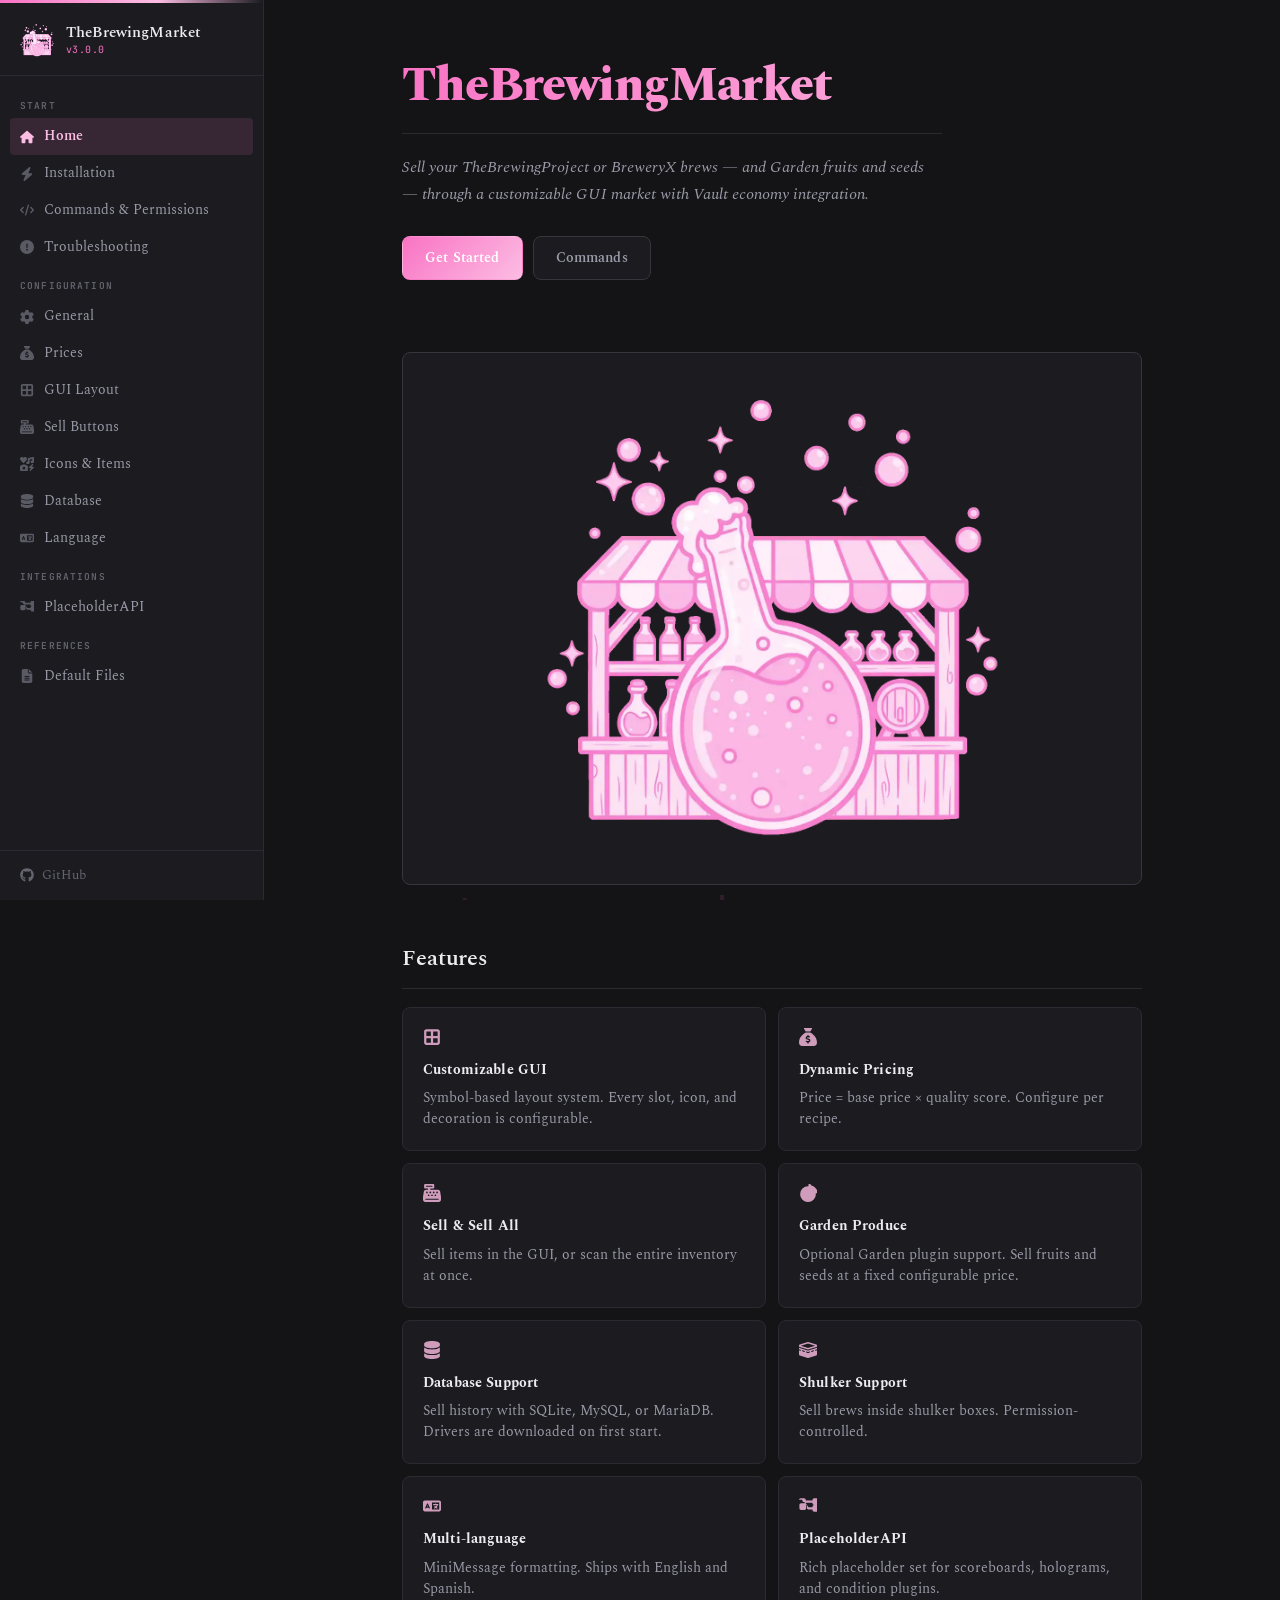
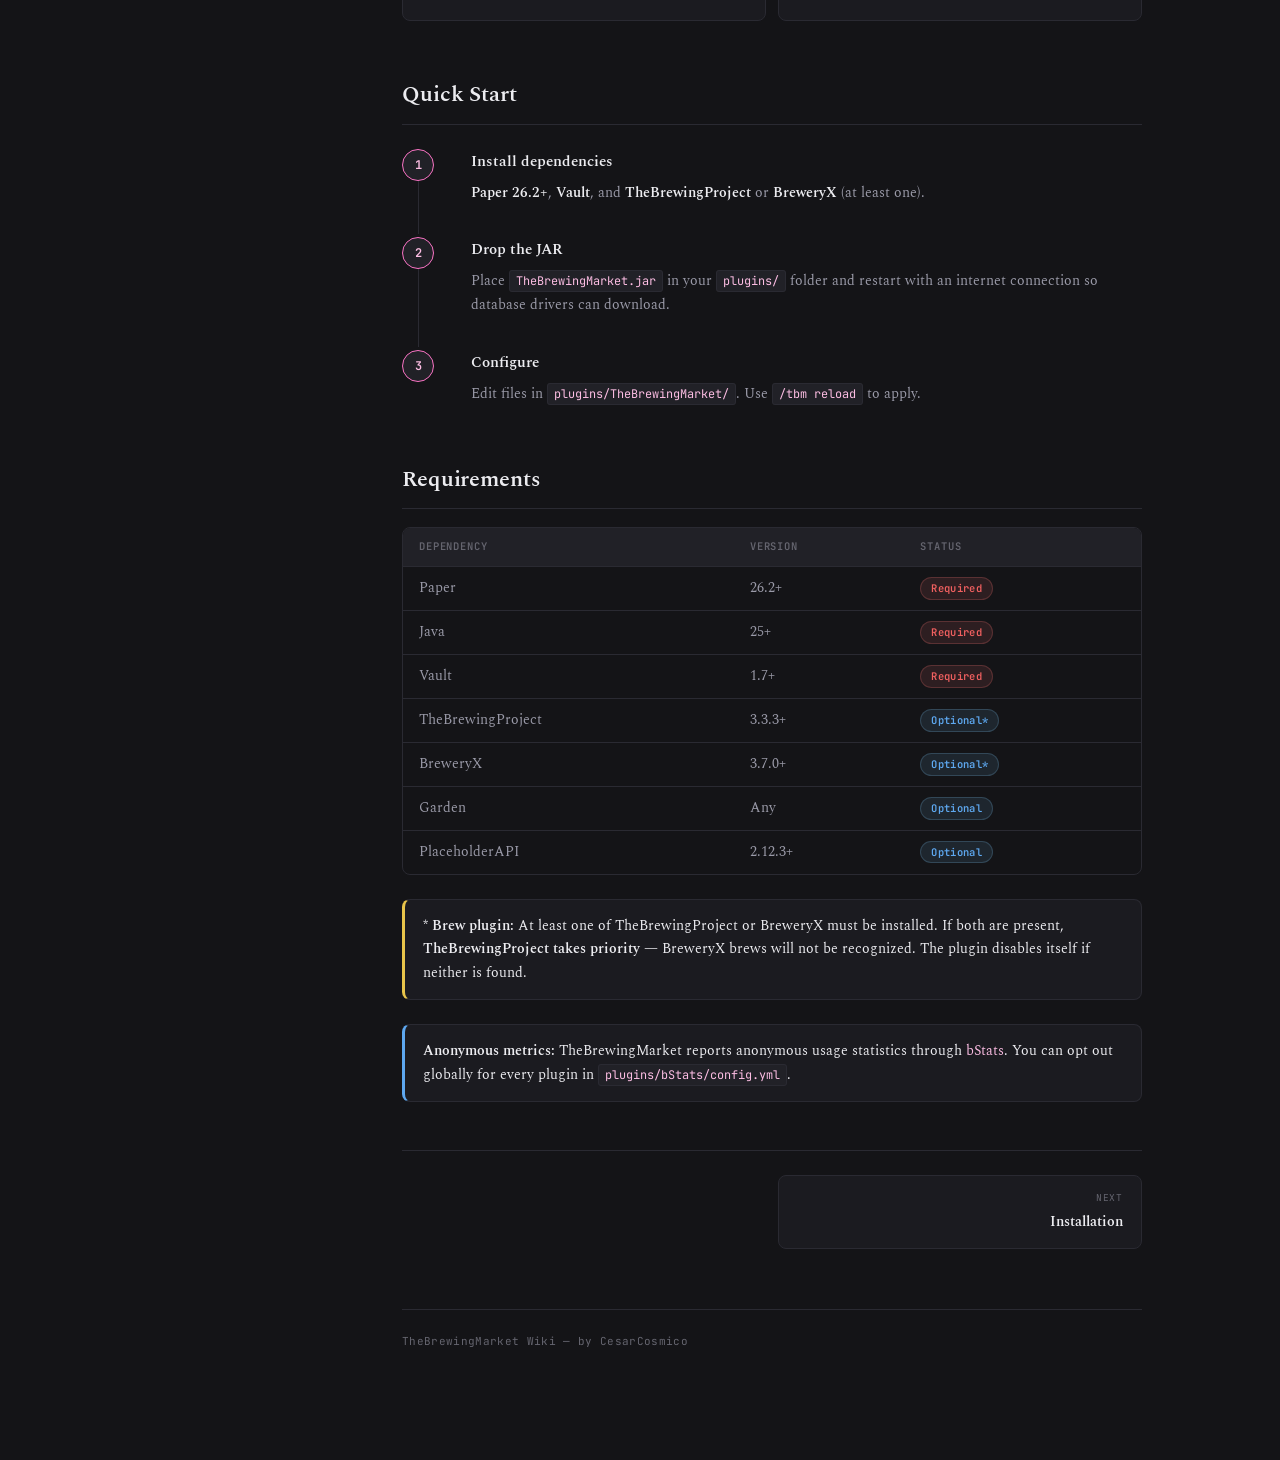
<file: index.html>
<!DOCTYPE html>
<html lang="en">
<head>
    <meta charset="UTF-8">
    <meta name="viewport" content="width=device-width, initial-scale=1.0">
    <title>TheBrewingMarket — Wiki</title>
    <link rel="stylesheet" href="css/style.css">
</head>
<body>
<main class="content">
    <div class="hero">
        <h1>TheBrewingMarket</h1>
        <p class="tagline">Sell your TheBrewingProject or BreweryX brews — and Garden fruits and seeds — through a customizable GUI market with Vault economy integration.</p>
        <div class="btn-row">
            <a href="installation.html" class="btn btn-primary">Get Started</a>
            <a href="commands.html" class="btn btn-outline">Commands</a>
        </div>
    </div>

    <div class="img-placeholder">
        <img src="assets/images/TBM.webp">
    </div>

    <h2>Features</h2>
    <div class="card-grid">
        <div class="card">
            <div class="card-icon"><svg xmlns="http://www.w3.org/2000/svg" viewBox="0 0 448 512"><path fill="currentColor" d="M384 96l0 128-128 0 0-128 128 0zm0 192l0 128-128 0 0-128 128 0zM192 224L64 224 64 96l128 0 0 128zM64 288l128 0 0 128L64 416l0-128zM64 32C28.7 32 0 60.7 0 96L0 416c0 35.3 28.7 64 64 64l320 0c35.3 0 64-28.7 64-64l0-320c0-35.3-28.7-64-64-64L64 32z"/></svg></div>
            <h3>Customizable GUI</h3>
            <p>Symbol-based layout system. Every slot, icon, and decoration is configurable.</p>
        </div>
        <div class="card">
            <div class="card-icon"><svg xmlns="http://www.w3.org/2000/svg" viewBox="0 0 512 512"><path fill="currentColor" d="M320 96L192 96 144.6 24.9C137.5 14.2 145.1 0 157.9 0L354.1 0c12.8 0 20.4 14.2 13.3 24.9L320 96zM192 128l128 0c3.8 2.5 8.1 5.3 13 8.4C389.7 172.7 512 250.9 512 416c0 53-43 96-96 96L96 512c-53 0-96-43-96-96C0 250.9 122.3 172.7 179 136.4c0 0 0 0 0 0s0 0 0 0c4.8-3.1 9.2-5.9 13-8.4zm84 88c0-11-9-20-20-20s-20 9-20 20l0 14c-7.6 1.7-15.2 4.4-22.2 8.5c-13.9 8.3-25.9 22.8-25.8 43.9c.1 20.3 12 33.1 24.7 40.7c11 6.6 24.7 10.8 35.6 14l1.7 .5c12.6 3.8 21.8 6.8 28 10.7c5.1 3.2 5.8 5.4 5.9 8.2c.1 5-1.8 8-5.9 10.5c-5 3.1-12.9 5-21.4 4.7c-11.1-.4-21.5-3.9-35.1-8.5c-2.3-.8-4.7-1.6-7.2-2.4c-10.5-3.5-21.8 2.2-25.3 12.6s2.2 21.8 12.6 25.3c1.9 .6 4 1.3 6.1 2.1c0 0 0 0 0 0s0 0 0 0c8.3 2.9 17.9 6.2 28.2 8.4l0 14.6c0 11 9 20 20 20s20-9 20-20l0-13.8c8-1.7 16-4.5 23.2-9c14.3-8.9 25.1-24.1 24.8-45c-.3-20.3-11.7-33.4-24.6-41.6c-11.5-7.2-25.9-11.6-37.1-15c0 0 0 0 0 0l-.7-.2c-12.8-3.9-21.9-6.7-28.3-10.5c-5.2-3.1-5.3-4.9-5.3-6.7c0-3.7 1.4-6.5 6.2-9.3c5.4-3.2 13.6-5.1 21.5-5c9.6 .1 20.2 2.2 31.2 5.2c10.7 2.8 21.6-3.5 24.5-14.2s-3.5-21.6-14.2-24.5c-6.5-1.7-13.7-3.4-21.1-4.7l0-13.9z"/></svg></div>
            <h3>Dynamic Pricing</h3>
            <p>Price = base price &times; quality score. Configure per recipe.</p>
        </div>
        <div class="card">
            <div class="card-icon"><svg xmlns="http://www.w3.org/2000/svg" viewBox="0 0 512 512"><path fill="currentColor" d="M64 0C46.3 0 32 14.3 32 32l0 64c0 17.7 14.3 32 32 32l80 0 0 32-57 0c-31.6 0-58.5 23.1-63.3 54.4L1.1 364.1C.4 368.8 0 373.6 0 378.4L0 448c0 35.3 28.7 64 64 64l384 0c35.3 0 64-28.7 64-64l0-69.6c0-4.8-.4-9.6-1.1-14.4L488.2 214.4C483.5 183.1 456.6 160 425 160l-217 0 0-32 80 0c17.7 0 32-14.3 32-32l0-64c0-17.7-14.3-32-32-32L64 0zM96 48l160 0c8.8 0 16 7.2 16 16s-7.2 16-16 16L96 80c-8.8 0-16-7.2-16-16s7.2-16 16-16zM64 432c0-8.8 7.2-16 16-16l352 0c8.8 0 16 7.2 16 16s-7.2 16-16 16L80 448c-8.8 0-16-7.2-16-16zm48-168a24 24 0 1 1 0-48 24 24 0 1 1 0 48zm120-24a24 24 0 1 1 -48 0 24 24 0 1 1 48 0zM160 344a24 24 0 1 1 0-48 24 24 0 1 1 0 48zM328 240a24 24 0 1 1 -48 0 24 24 0 1 1 48 0zM256 344a24 24 0 1 1 0-48 24 24 0 1 1 0 48zM424 240a24 24 0 1 1 -48 0 24 24 0 1 1 48 0zM352 344a24 24 0 1 1 0-48 24 24 0 1 1 0 48z"/></svg></div>
            <h3>Sell &amp; Sell All</h3>
            <p>Sell items in the GUI, or scan the entire inventory at once.</p>
        </div>
        <div class="card">
            <div class="card-icon"><svg xmlns="http://www.w3.org/2000/svg" viewBox="0 0 512 512"><path fill="currentColor" d="M341.3 32.7c94.6 25.8 168.2 99.4 194 194c5.6 20.6-11.5 37.3-32.8 37.3l-128.4 0c-13.8 0-24.4-11.3-31.2-23.3c-5.5-9.7-13.6-17.8-23.3-23.3c-12-6.8-23.3-17.4-23.3-31.2L266 34.7C266 13.4 282.7 -3.8 303.3 1.8c12.8 3.5 25.5 7.6 38 12.4zM32 288a224 224 0 1 1 448 0 224 224 0 1 1 -448 0z"/></svg></div>
            <h3>Garden Produce</h3>
            <p>Optional Garden plugin support. Sell fruits and seeds at a fixed configurable price.</p>
        </div>
        <div class="card">
            <div class="card-icon"><svg xmlns="http://www.w3.org/2000/svg" viewBox="0 0 448 512"><path fill="currentColor" d="M448 80l0 48c0 44.2-100.3 80-224 80S0 172.2 0 128L0 80C0 35.8 100.3 0 224 0S448 35.8 448 80zM393.2 214.7c20.8-7.4 39.9-16.9 54.8-28.6L448 288c0 44.2-100.3 80-224 80S0 332.2 0 288L0 186.1c14.9 11.8 34 21.2 54.8 28.6C99.7 230.7 159.5 240 224 240s124.3-9.3 169.2-25.3zM0 346.1c14.9 11.8 34 21.2 54.8 28.6C99.7 390.7 159.5 400 224 400s124.3-9.3 169.2-25.3c20.8-7.4 39.9-16.9 54.8-28.6l0 85.9c0 44.2-100.3 80-224 80S0 476.2 0 432l0-85.9z"/></svg></div>
            <h3>Database Support</h3>
            <p>Sell history with SQLite, MySQL, or MariaDB. Drivers are downloaded on first start.</p>
        </div>
        <div class="card">
            <div class="card-icon"><svg xmlns="http://www.w3.org/2000/svg" viewBox="0 0 576 512"><path fill="currentColor" d="M60 120l228 71.2L516 120 288 48.8 60 120zM278.5 1.5c6.2-1.9 12.9-1.9 19.1 0l256 80C566.9 85.6 576 98 576 112l0 16s0 0 0 0l0 21.2L292.8 237.7c-3.1 1-6.4 1-9.5 0L0 149.2 0 128l0-16C0 98 9.1 85.6 22.5 81.5l256-80zm23.9 266.8L576 182.8l0 46.5-52.8 16.5c-8.4 2.6-13.1 11.6-10.5 20s11.6 13.1 20 10.5L576 262.8 576 400c0 14-9.1 26.4-22.5 30.5l-256 80c-6.2 1.9-12.9 1.9-19.1 0l-256-80C9.1 426.4 0 414 0 400L0 262.8l43.2 13.5c8.4 2.6 17.4-2.1 20-10.5s-2.1-17.4-10.5-20L0 229.2l0-46.5 273.7 85.5c9.3 2.9 19.3 2.9 28.6 0zm-185.5-2.6c-8.4-2.6-17.4 2.1-20 10.5s2.1 17.4 10.5 20l64 20c8.4 2.6 17.4-2.1 20-10.5s-2.1-17.4-10.5-20l-64-20zm352 30.5c8.4-2.6 13.1-11.6 10.5-20s-11.6-13.1-20-10.5l-64 20c-8.4 2.6-13.1 11.6-10.5 20s11.6 13.1 20 10.5l64-20zm-224 9.5c-8.4-2.6-17.4 2.1-20 10.5s2.1 17.4 10.5 20l38.5 12c9.3 2.9 19.3 2.9 28.6 0l38.5-12c8.4-2.6 13.1-11.6 10.5-20s-11.6-13.1-20-10.5l-38.5 12c-3.1 1-6.4 1-9.5 0l-38.5-12z"/></svg></div>
            <h3>Shulker Support</h3>
            <p>Sell brews inside shulker boxes. Permission-controlled.</p>
        </div>
        <div class="card">
            <div class="card-icon"><svg xmlns="http://www.w3.org/2000/svg" viewBox="0 0 640 512"><path fill="currentColor" d="M0 128C0 92.7 28.7 64 64 64l192 0 48 0 16 0 256 0c35.3 0 64 28.7 64 64l0 256c0 35.3-28.7 64-64 64l-256 0-16 0-48 0L64 448c-35.3 0-64-28.7-64-64L0 128zm320 0l0 256 256 0 0-256-256 0zM178.3 175.9c-3.2-7.2-10.4-11.9-18.3-11.9s-15.1 4.7-18.3 11.9l-64 144c-4.5 10.1 .1 21.9 10.2 26.4s21.9-.1 26.4-10.2l8.9-20.1 73.6 0 8.9 20.1c4.5 10.1 16.3 14.6 26.4 10.2s14.6-16.3 10.2-26.4l-64-144zM160 233.2L179 276l-38 0 19-42.8zM448 164c11 0 20 9 20 20l0 4 44 0 16 0c11 0 20 9 20 20s-9 20-20 20l-2 0-1.6 4.5c-8.9 24.4-22.4 46.6-39.6 65.4c.9 .6 1.8 1.1 2.7 1.6l18.9 11.3c9.5 5.7 12.5 18 6.9 27.4s-18 12.5-27.4 6.9l-18.9-11.3c-4.5-2.7-8.8-5.5-13.1-8.5c-10.6 7.5-21.9 14-34 19.4l-3.6 1.6c-10.1 4.5-21.9-.1-26.4-10.2s.1-21.9 10.2-26.4l3.6-1.6c6.4-2.9 12.6-6.1 18.5-9.8l-12.2-12.2c-7.8-7.8-7.8-20.5 0-28.3s20.5-7.8 28.3 0l14.6 14.6 .5 .5c12.4-13.1 22.5-28.3 29.8-45L448 228l-72 0c-11 0-20-9-20-20s9-20 20-20l52 0 0-4c0-11 9-20 20-20z"/></svg></div>
            <h3>Multi-language</h3>
            <p>MiniMessage formatting. Ships with English and Spanish.</p>
        </div>
        <div class="card">
            <div class="card-icon"><svg xmlns="http://www.w3.org/2000/svg" viewBox="0 0 512 512"><path fill="currentColor" d="M0 80C0 53.5 21.5 32 48 32l96 0c26.5 0 48 21.5 48 48l0 16 192 0 0-16c0-26.5 21.5-48 48-48l96 0c26.5 0 48 21.5 48 48l0 96c0 26.5-21.5 48-48 48l-96 0c-26.5 0-48-21.5-48-48l0-16-192 0 0 16c0 1.7-.1 3.4-.3 5L272 288l112 0 0-16c0-26.5 21.5-48 48-48l96 0c26.5 0 48 21.5 48 48l0 96c0 26.5-21.5 48-48 48l-96 0c-26.5 0-48-21.5-48-48l0-16-112 0c-26.5 0-48-21.5-48-48l0-77c-1.6 .2-3.3 .3-5 .3l-16 0 0 96c0 26.5-21.5 48-48 48l-96 0c-26.5 0-48-21.5-48-48l0-96c0-26.5 21.5-48 48-48l96 0c1.7 0 3.4 .1 5 .3L160 144l-16 0c-26.5 0-48-21.5-48-48l0-16z"/></svg></div>
            <h3>PlaceholderAPI</h3>
            <p>Rich placeholder set for scoreboards, holograms, and condition plugins.</p>
        </div>
    </div>

    <h2>Quick Start</h2>
    <div class="steps">
        <div class="step">
            <h3>Install dependencies</h3>
            <p><strong>Paper 26.2+</strong>, <strong>Vault</strong>, and <strong>TheBrewingProject</strong> or <strong>BreweryX</strong> (at least one).</p>
        </div>
        <div class="step">
            <h3>Drop the JAR</h3>
            <p>Place <code>TheBrewingMarket.jar</code> in your <code>plugins/</code> folder and restart with an internet connection so database drivers can download.</p>
        </div>
        <div class="step">
            <h3>Configure</h3>
            <p>Edit files in <code>plugins/TheBrewingMarket/</code>. Use <code>/tbm reload</code> to apply.</p>
        </div>
    </div>

    <h2>Requirements</h2>
    <div class="table-wrapper">
        <table>
            <thead><tr><th>Dependency</th><th>Version</th><th>Status</th></tr></thead>
            <tbody>
            <tr><td>Paper</td><td>26.2+</td><td><span class="badge badge-required">Required</span></td></tr>
            <tr><td>Java</td><td>25+</td><td><span class="badge badge-required">Required</span></td></tr>
            <tr><td>Vault</td><td>1.7+</td><td><span class="badge badge-required">Required</span></td></tr>
            <tr><td>TheBrewingProject</td><td>3.3.3+</td><td><span class="badge badge-optional">Optional*</span></td></tr>
            <tr><td>BreweryX</td><td>3.7.0+</td><td><span class="badge badge-optional">Optional*</span></td></tr>
            <tr><td>Garden</td><td>Any</td><td><span class="badge badge-optional">Optional</span></td></tr>
            <tr><td>PlaceholderAPI</td><td>2.12.3+</td><td><span class="badge badge-optional">Optional</span></td></tr>
            </tbody>
        </table>
    </div>

    <div class="info-box warning">
        <strong>* Brew plugin:</strong> At least one of TheBrewingProject or BreweryX must be installed. If both are present, <strong>TheBrewingProject takes priority</strong> — BreweryX brews will not be recognized. The plugin disables itself if neither is found.
    </div>

    <div class="info-box note">
        <strong>Anonymous metrics:</strong> TheBrewingMarket reports anonymous usage statistics through <a href="https://bstats.org/" target="_blank">bStats</a>. You can opt out globally for every plugin in <code>plugins/bStats/config.yml</code>.
    </div>
</main>
<script src="js/site.js"></script>
</body>
</html>
</file>
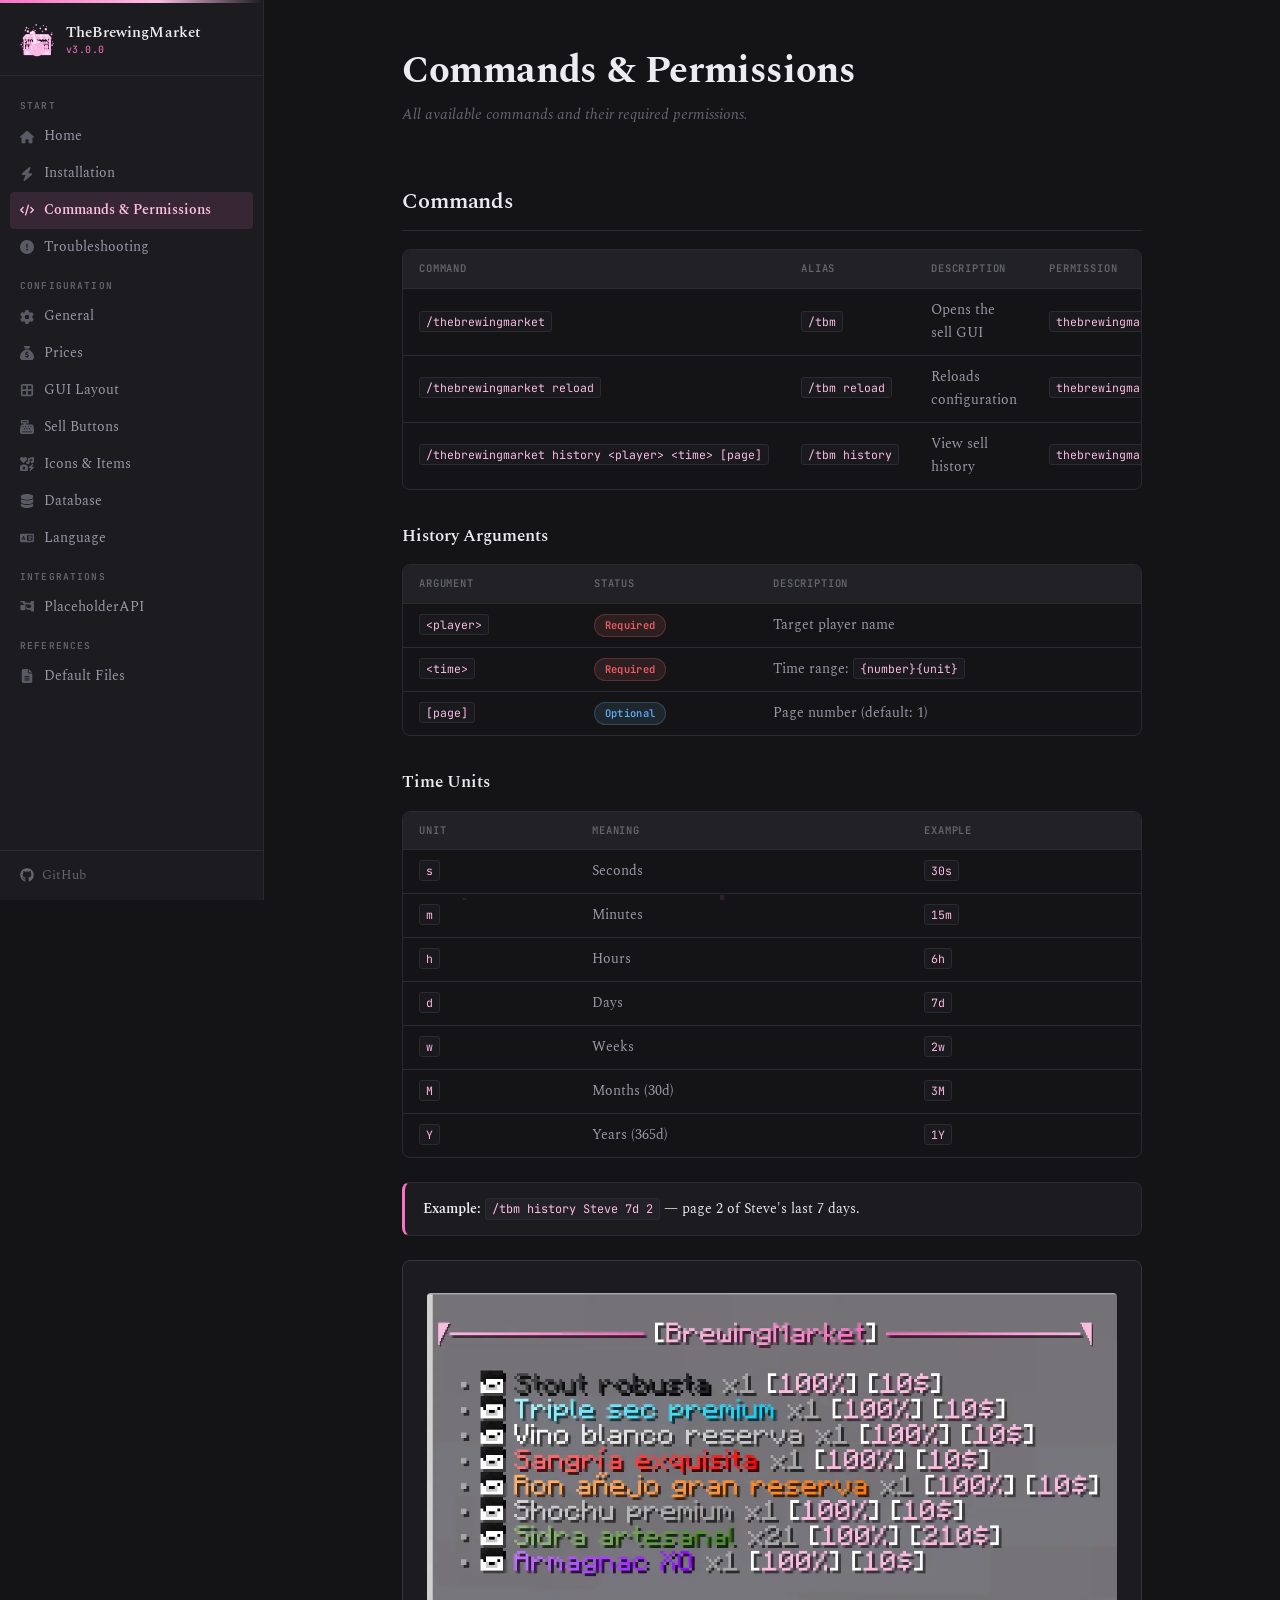
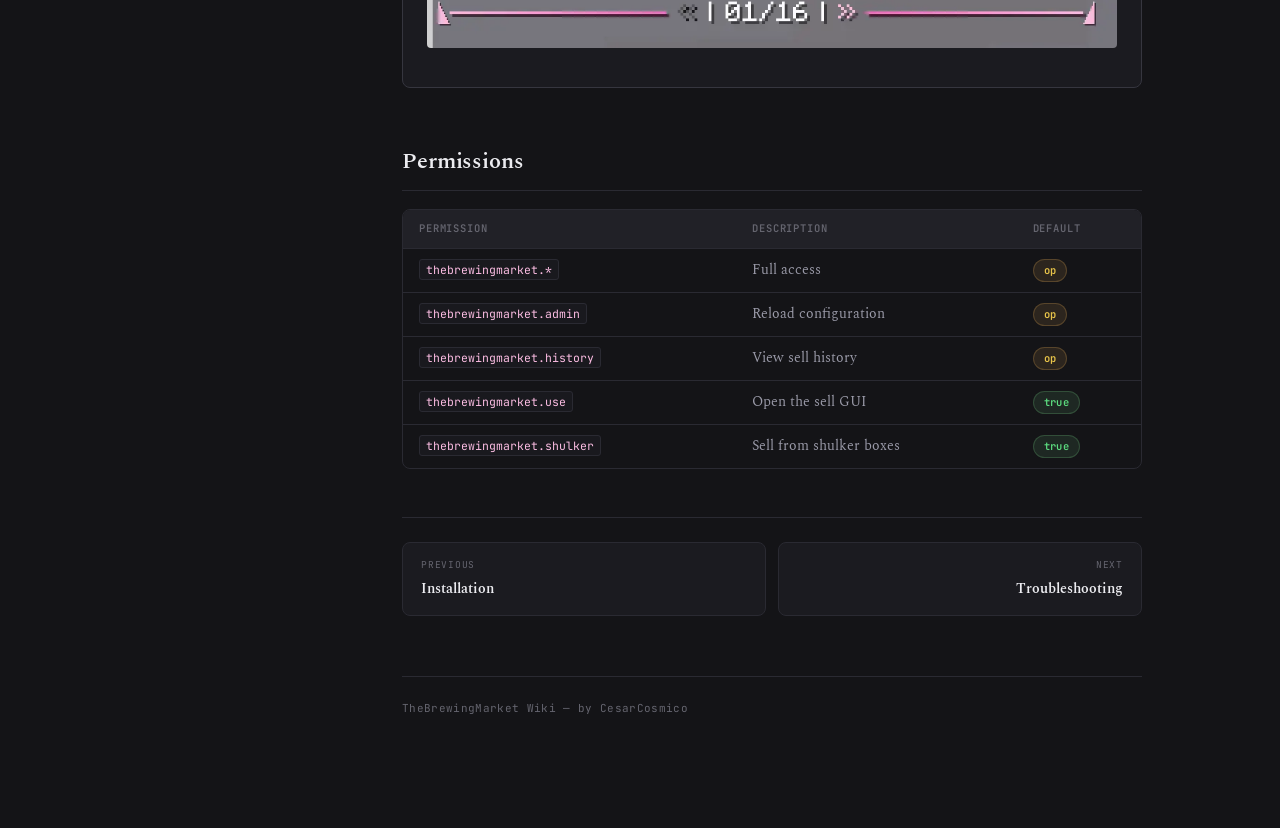
<file: commands.html>
<!DOCTYPE html>
<html lang="en">
<head>
    <meta charset="UTF-8">
    <meta name="viewport" content="width=device-width, initial-scale=1.0">
    <title>Commands &amp; Permissions — TheBrewingMarket Wiki</title>
    <link rel="stylesheet" href="css/style.css">
</head>
<body>
<main class="content">
    <h1>Commands &amp; Permissions</h1>
    <p class="subtitle">All available commands and their required permissions.</p>

    <h2>Commands</h2>
    <div class="table-wrapper">
        <table>
            <thead><tr><th>Command</th><th>Alias</th><th>Description</th><th>Permission</th></tr></thead>
            <tbody>
            <tr>
                <td><code>/thebrewingmarket</code></td>
                <td><code>/tbm</code></td>
                <td>Opens the sell GUI</td>
                <td><code>thebrewingmarket.use</code></td>
            </tr>
            <tr>
                <td><code>/thebrewingmarket reload</code></td>
                <td><code>/tbm reload</code></td>
                <td>Reloads configuration</td>
                <td><code>thebrewingmarket.admin</code></td>
            </tr>
            <tr>
                <td><code>/thebrewingmarket history &lt;player&gt; &lt;time&gt; [page]</code></td>
                <td><code>/tbm history</code></td>
                <td>View sell history</td>
                <td><code>thebrewingmarket.history</code></td>
            </tr>
            </tbody>
        </table>
    </div>

    <h3>History Arguments</h3>
    <div class="table-wrapper">
        <table>
            <thead><tr><th>Argument</th><th>Status</th><th>Description</th></tr></thead>
            <tbody>
            <tr><td><code>&lt;player&gt;</code></td><td><span class="badge badge-required">Required</span></td><td>Target player name</td></tr>
            <tr><td><code>&lt;time&gt;</code></td><td><span class="badge badge-required">Required</span></td><td>Time range: <code>{number}{unit}</code></td></tr>
            <tr><td><code>[page]</code></td><td><span class="badge badge-optional">Optional</span></td><td>Page number (default: 1)</td></tr>
            </tbody>
        </table>
    </div>

    <h3>Time Units</h3>
    <div class="table-wrapper">
        <table>
            <thead><tr><th>Unit</th><th>Meaning</th><th>Example</th></tr></thead>
            <tbody>
            <tr><td><code>s</code></td><td>Seconds</td><td><code>30s</code></td></tr>
            <tr><td><code>m</code></td><td>Minutes</td><td><code>15m</code></td></tr>
            <tr><td><code>h</code></td><td>Hours</td><td><code>6h</code></td></tr>
            <tr><td><code>d</code></td><td>Days</td><td><code>7d</code></td></tr>
            <tr><td><code>w</code></td><td>Weeks</td><td><code>2w</code></td></tr>
            <tr><td><code>M</code></td><td>Months (30d)</td><td><code>3M</code></td></tr>
            <tr><td><code>Y</code></td><td>Years (365d)</td><td><code>1Y</code></td></tr>
            </tbody>
        </table>
    </div>

    <div class="info-box tip">
        <strong>Example:</strong> <code>/tbm history Steve 7d 2</code> — page 2 of Steve's last 7 days.
    </div>

    <div class="img-placeholder">
        <img src="assets/images/TBM_History.webp" alt="History command output">
    </div>

    <h2>Permissions</h2>
    <div class="table-wrapper">
        <table>
            <thead><tr><th>Permission</th><th>Description</th><th>Default</th></tr></thead>
            <tbody>
            <tr><td><code>thebrewingmarket.*</code></td><td>Full access</td><td><span class="badge badge-op">op</span></td></tr>
            <tr><td><code>thebrewingmarket.admin</code></td><td>Reload configuration</td><td><span class="badge badge-op">op</span></td></tr>
            <tr><td><code>thebrewingmarket.history</code></td><td>View sell history</td><td><span class="badge badge-op">op</span></td></tr>
            <tr><td><code>thebrewingmarket.use</code></td><td>Open the sell GUI</td><td><span class="badge badge-true">true</span></td></tr>
            <tr><td><code>thebrewingmarket.shulker</code></td><td>Sell from shulker boxes</td><td><span class="badge badge-true">true</span></td></tr>
            </tbody>
        </table>
    </div>
</main>
<script src="js/site.js"></script>
</body>
</html>
</file>
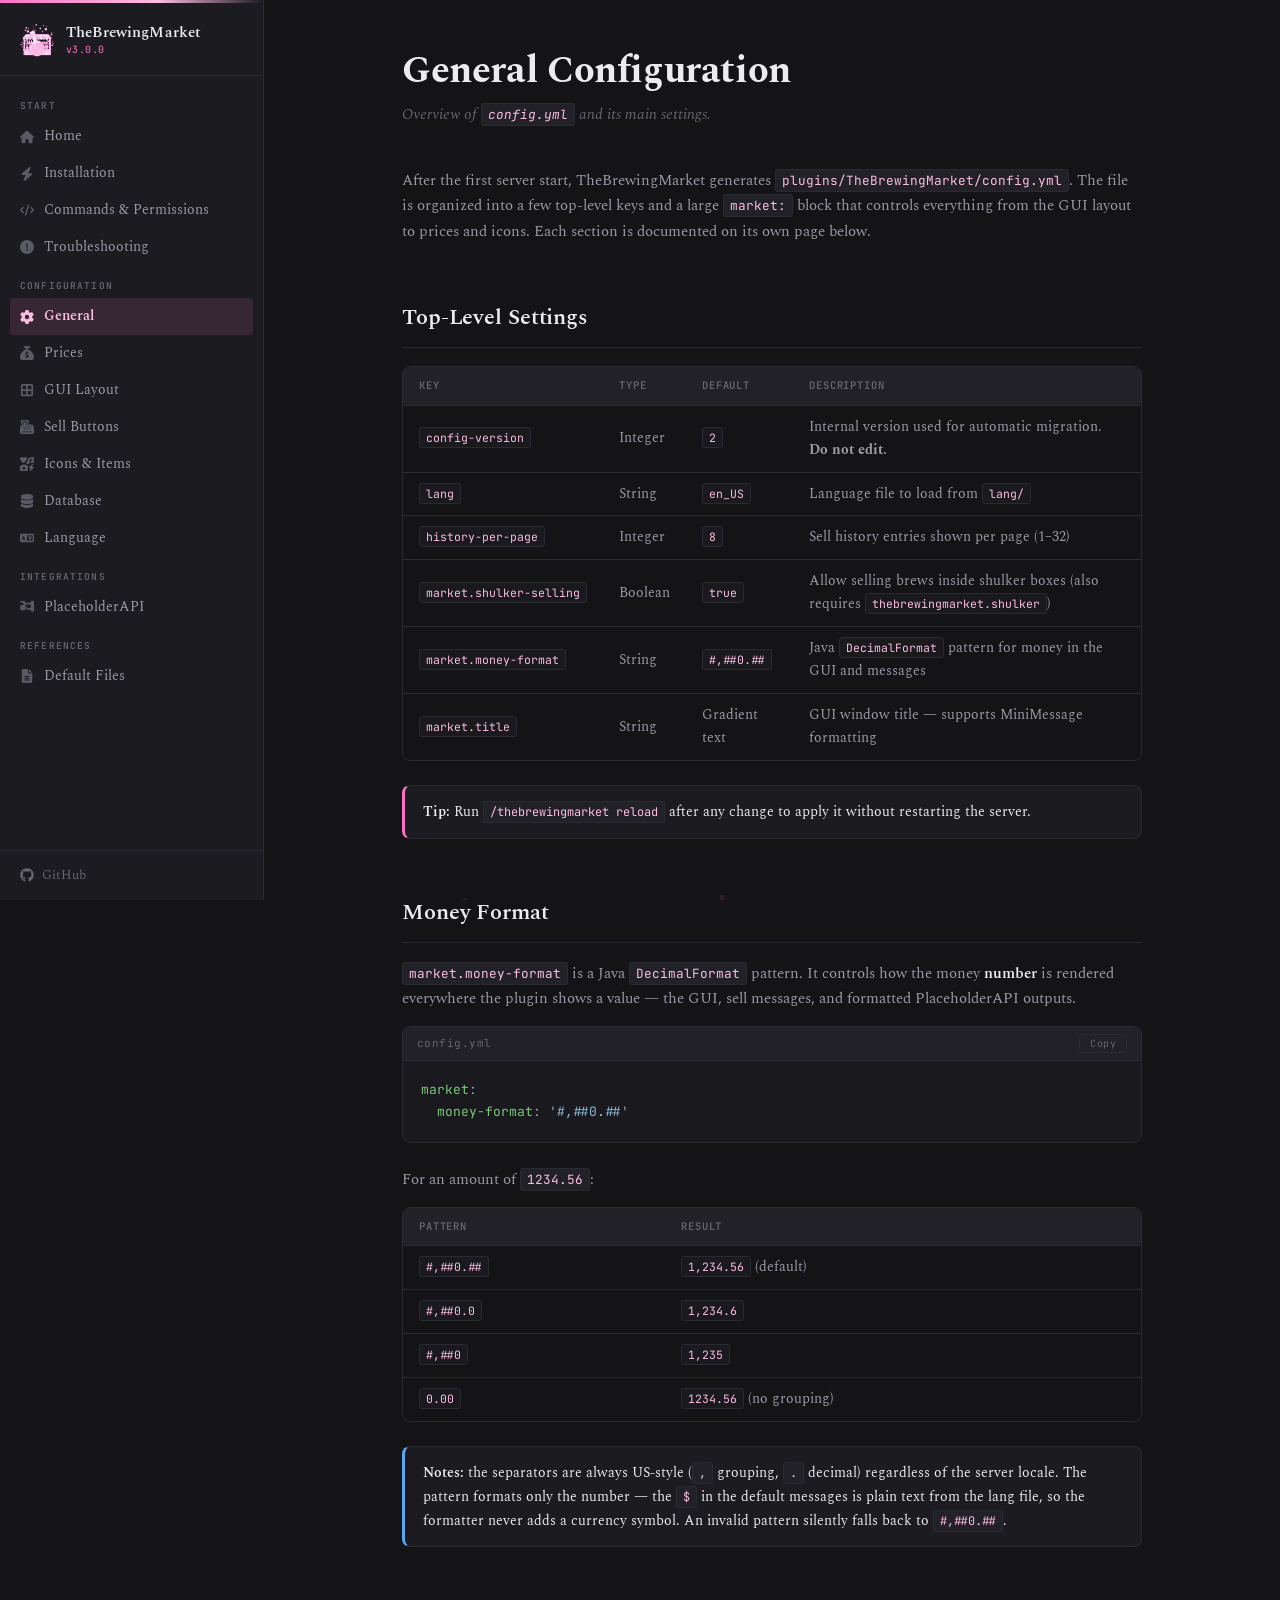
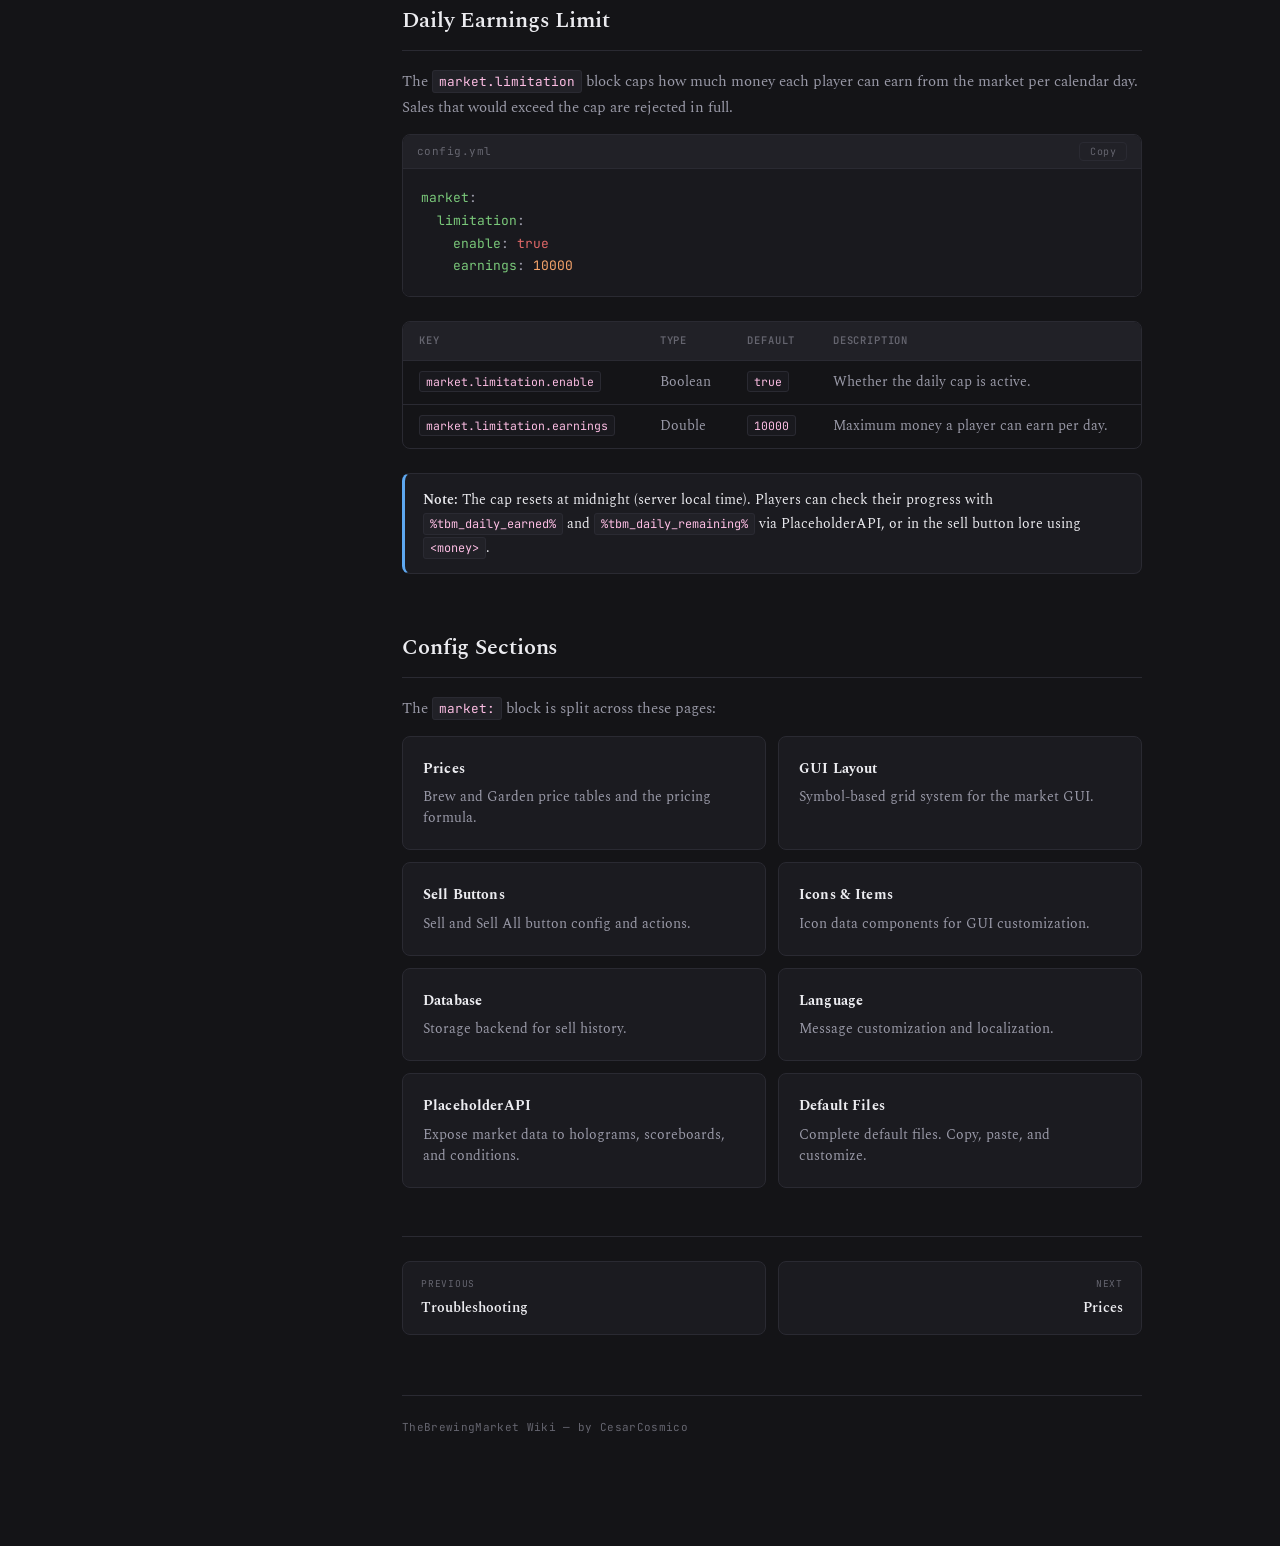
<file: configuration.html>
<!DOCTYPE html>
<html lang="en">
<head>
    <meta charset="UTF-8">
    <meta name="viewport" content="width=device-width, initial-scale=1.0">
    <title>Configuration — TheBrewingMarket Wiki</title>
    <link rel="stylesheet" href="css/style.css">
</head>
<body>
<main class="content">
    <h1>General Configuration</h1>
    <p class="subtitle">Overview of <code>config.yml</code> and its main settings.</p>

    <p>After the first server start, TheBrewingMarket generates <code>plugins/TheBrewingMarket/config.yml</code>. The file is organized into a few top-level keys and a large <code>market:</code> block that controls everything from the GUI layout to prices and icons. Each section is documented on its own page below.</p>

    <h2>Top-Level Settings</h2>
    <div class="table-wrapper">
        <table>
            <thead><tr><th>Key</th><th>Type</th><th>Default</th><th>Description</th></tr></thead>
            <tbody>
            <tr><td><code>config-version</code></td><td>Integer</td><td><code>2</code></td><td>Internal version used for automatic migration. <strong>Do not edit.</strong></td></tr>
            <tr><td><code>lang</code></td><td>String</td><td><code>en_US</code></td><td>Language file to load from <code>lang/</code></td></tr>
            <tr><td><code>history-per-page</code></td><td>Integer</td><td><code>8</code></td><td>Sell history entries shown per page (1–32)</td></tr>
            <tr><td><code>market.shulker-selling</code></td><td>Boolean</td><td><code>true</code></td><td>Allow selling brews inside shulker boxes (also requires <code>thebrewingmarket.shulker</code>)</td></tr>
            <tr><td><code>market.money-format</code></td><td>String</td><td><code>#,##0.##</code></td><td>Java <code>DecimalFormat</code> pattern for money in the GUI and messages</td></tr>
            <tr><td><code>market.title</code></td><td>String</td><td>Gradient text</td><td>GUI window title — supports MiniMessage formatting</td></tr>
            </tbody>
        </table>
    </div>

    <div class="info-box tip">
        <strong>Tip:</strong> Run <code>/thebrewingmarket reload</code> after any change to apply it without restarting the server.
    </div>

    <h2>Money Format</h2>
    <p><code>market.money-format</code> is a Java <a href="https://docs.oracle.com/en/java/javase/25/docs/api/java.base/java/text/DecimalFormat.html" target="_blank"><code>DecimalFormat</code></a> pattern. It controls how the money <strong>number</strong> is rendered everywhere the plugin shows a value — the GUI, sell messages, and formatted PlaceholderAPI outputs.</p>
    <div class="code-block">
        <div class="code-header"><span>config.yml</span><button class="copy-btn">Copy</button></div>
        <pre data-lang="yaml">market:
  money-format: '#,##0.##'</pre>
    </div>
    <p>For an amount of <code>1234.56</code>:</p>
    <div class="table-wrapper">
        <table>
            <thead><tr><th>Pattern</th><th>Result</th></tr></thead>
            <tbody>
            <tr><td><code>#,##0.##</code></td><td><code>1,234.56</code> (default)</td></tr>
            <tr><td><code>#,##0.0</code></td><td><code>1,234.6</code></td></tr>
            <tr><td><code>#,##0</code></td><td><code>1,235</code></td></tr>
            <tr><td><code>0.00</code></td><td><code>1234.56</code> (no grouping)</td></tr>
            </tbody>
        </table>
    </div>
    <div class="info-box note">
        <strong>Notes:</strong> the separators are always US-style (<code>,</code> grouping, <code>.</code> decimal) regardless of the server locale. The pattern formats only the number — the <code>$</code> in the default messages is plain text from the lang file, so the formatter never adds a currency symbol. An invalid pattern silently falls back to <code>#,##0.##</code>.
    </div>

    <h2>Daily Earnings Limit</h2>
    <p>The <code>market.limitation</code> block caps how much money each player can earn from the market per calendar day. Sales that would exceed the cap are rejected in full.</p>
    <div class="code-block">
        <div class="code-header"><span>config.yml</span><button class="copy-btn">Copy</button></div>
        <pre data-lang="yaml">market:
  limitation:
    enable: true
    earnings: 10000</pre>
    </div>
    <div class="table-wrapper">
        <table>
            <thead><tr><th>Key</th><th>Type</th><th>Default</th><th>Description</th></tr></thead>
            <tbody>
            <tr><td><code>market.limitation.enable</code></td><td>Boolean</td><td><code>true</code></td><td>Whether the daily cap is active.</td></tr>
            <tr><td><code>market.limitation.earnings</code></td><td>Double</td><td><code>10000</code></td><td>Maximum money a player can earn per day.</td></tr>
            </tbody>
        </table>
    </div>
    <div class="info-box note">
        <strong>Note:</strong> The cap resets at midnight (server local time). Players can check their progress with <code>%tbm_daily_earned%</code> and <code>%tbm_daily_remaining%</code> via PlaceholderAPI, or in the sell button lore using <code>&lt;money&gt;</code>.
    </div>

    <h2>Config Sections</h2>
    <p>The <code>market:</code> block is split across these pages:</p>
    <div class="card-grid">
        <a href="prices.html" class="card" style="text-decoration:none;">
            <h3>Prices</h3>
            <p>Brew and Garden price tables and the pricing formula.</p>
        </a>
        <a href="layout.html" class="card" style="text-decoration:none;">
            <h3>GUI Layout</h3>
            <p>Symbol-based grid system for the market GUI.</p>
        </a>
        <a href="sell-buttons.html" class="card" style="text-decoration:none;">
            <h3>Sell Buttons</h3>
            <p>Sell and Sell All button config and actions.</p>
        </a>
        <a href="icons.html" class="card" style="text-decoration:none;">
            <h3>Icons &amp; Items</h3>
            <p>Icon data components for GUI customization.</p>
        </a>
        <a href="database.html" class="card" style="text-decoration:none;">
            <h3>Database</h3>
            <p>Storage backend for sell history.</p>
        </a>
        <a href="language.html" class="card" style="text-decoration:none;">
            <h3>Language</h3>
            <p>Message customization and localization.</p>
        </a>
        <a href="placeholders.html" class="card" style="text-decoration:none;">
            <h3>PlaceholderAPI</h3>
            <p>Expose market data to holograms, scoreboards, and conditions.</p>
        </a>
        <a href="references.html" class="card" style="text-decoration:none;">
            <h3>Default Files</h3>
            <p>Complete default files. Copy, paste, and customize.</p>
        </a>
    </div>
</main>
<script src="js/site.js"></script>
</body>
</html>
</file>
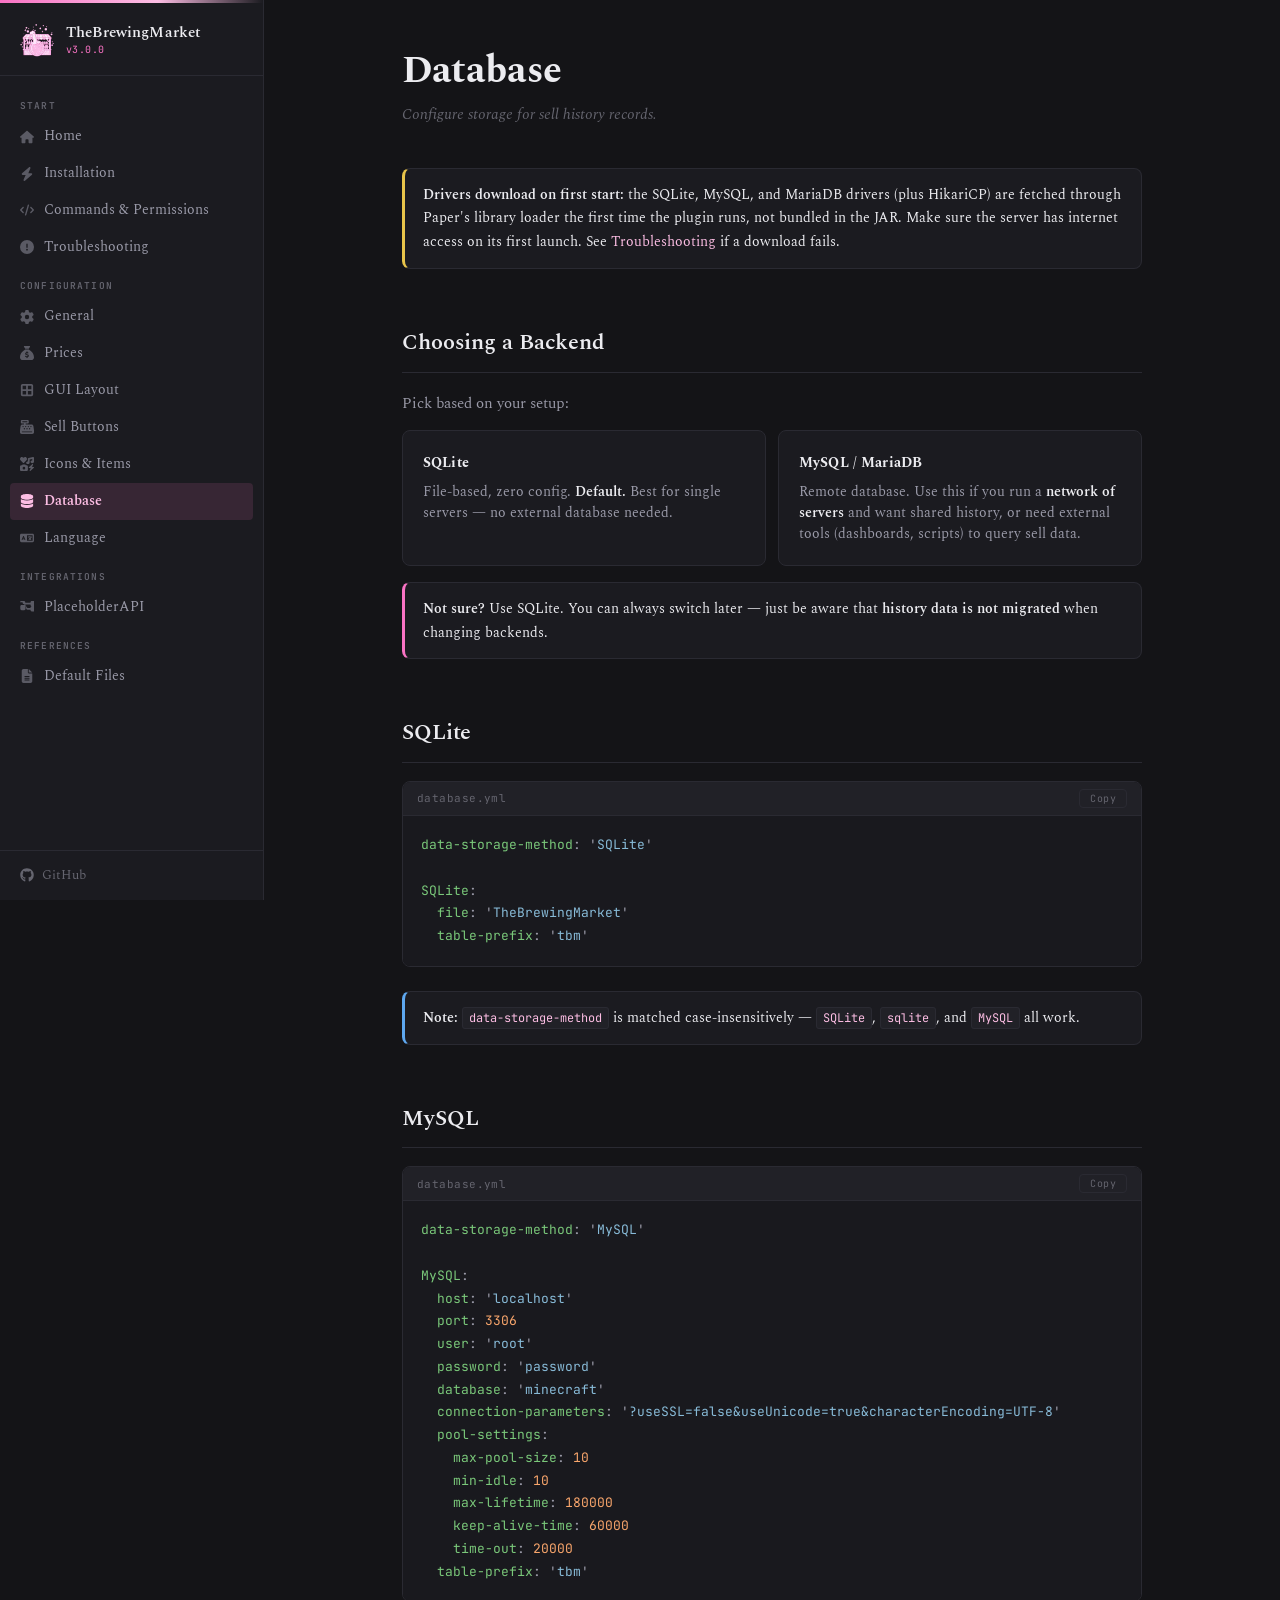
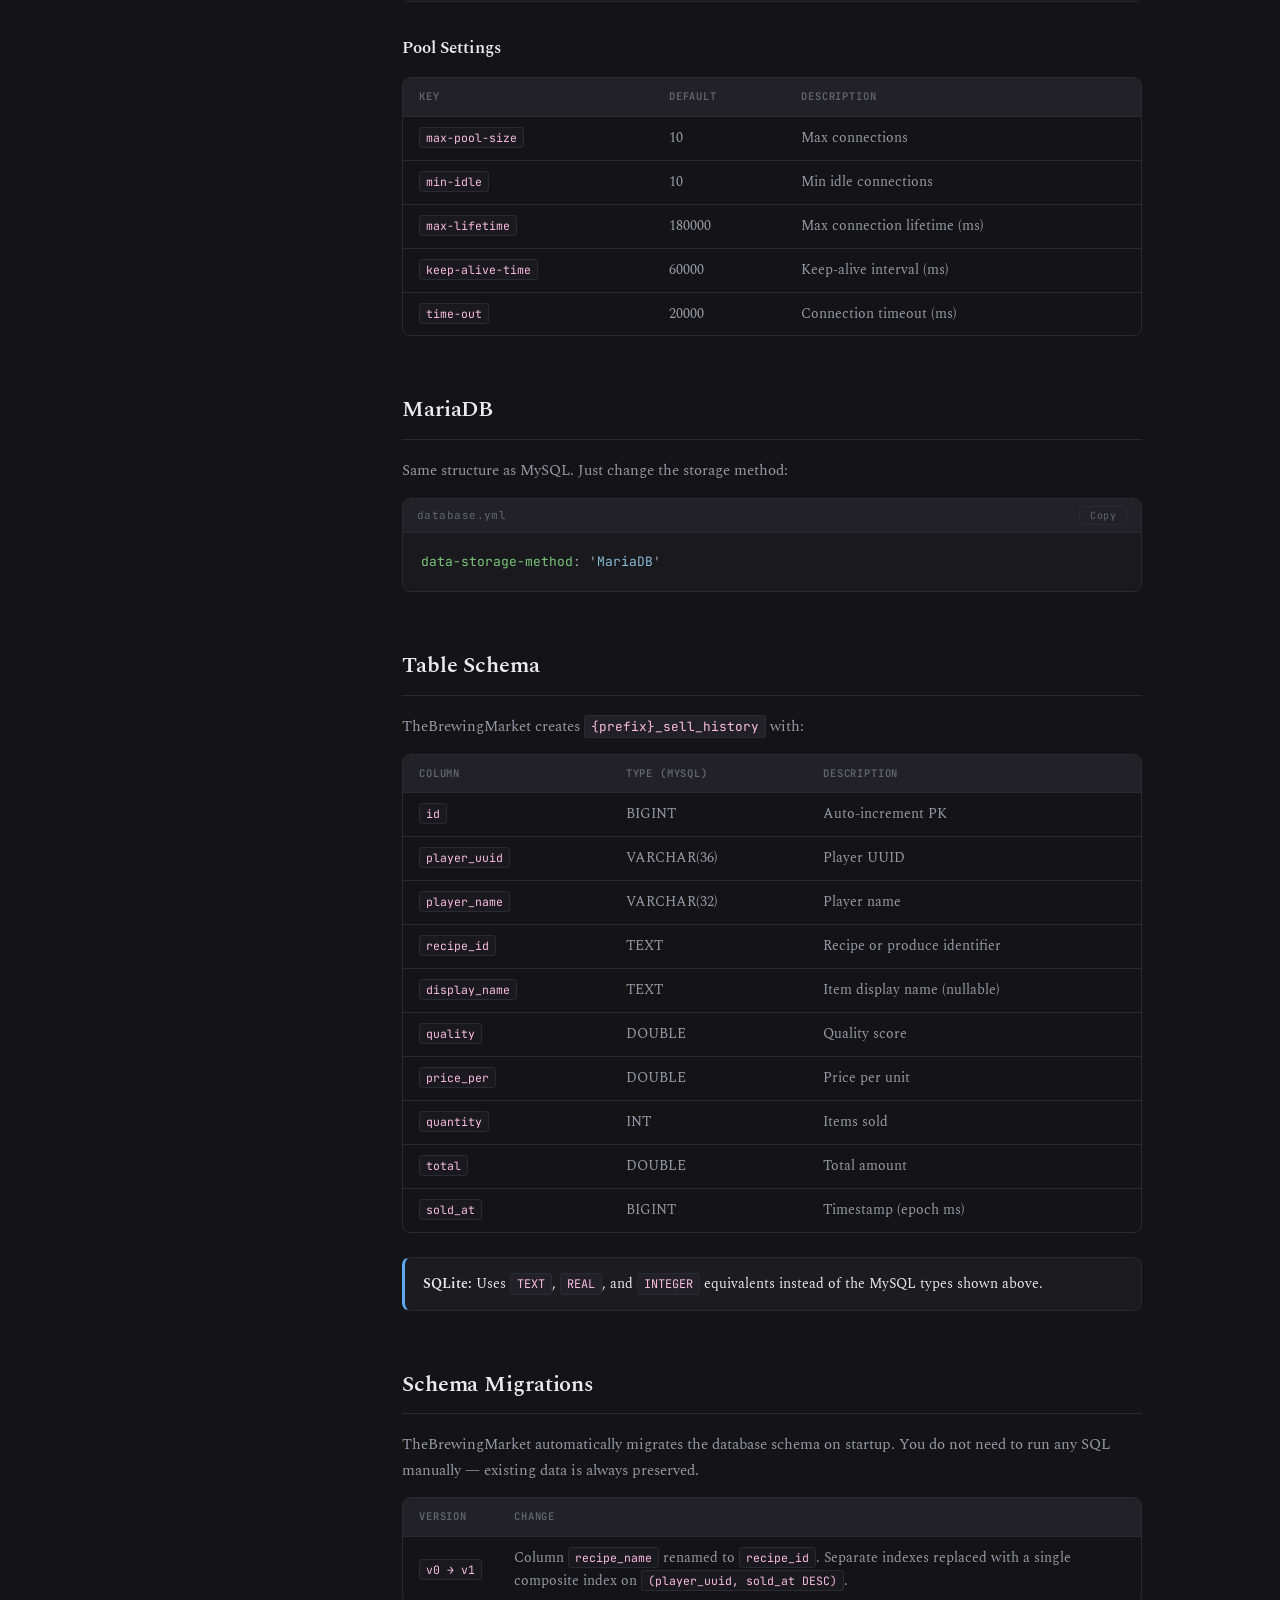
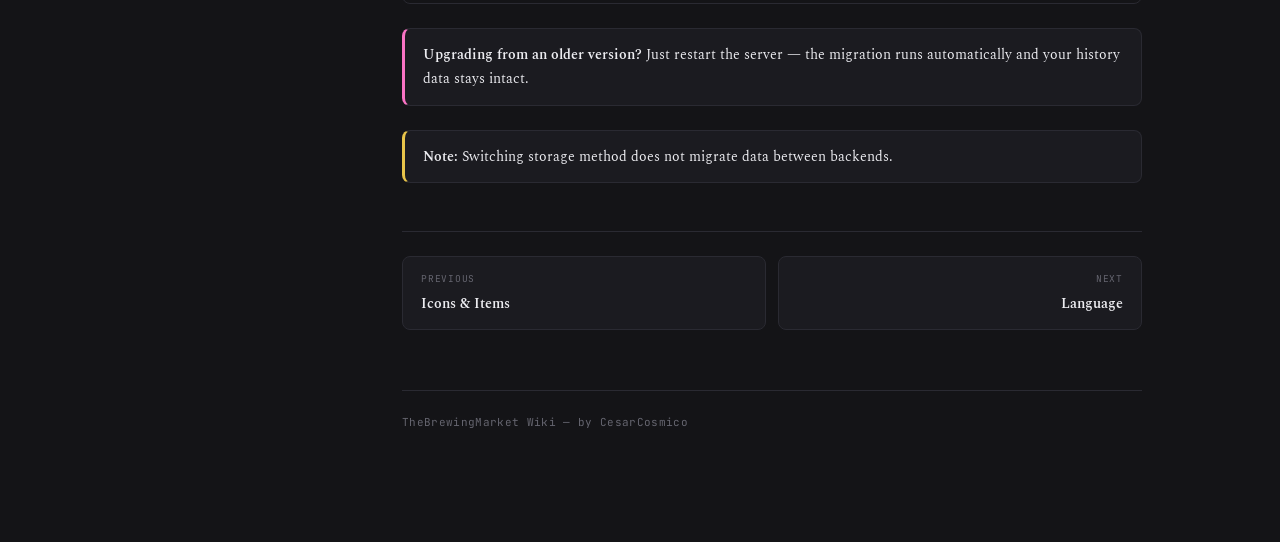
<file: database.html>
<!DOCTYPE html>
<html lang="en">
<head>
    <meta charset="UTF-8">
    <meta name="viewport" content="width=device-width, initial-scale=1.0">
    <title>Database — TheBrewingMarket Wiki</title>
    <link rel="stylesheet" href="css/style.css">
</head>
<body>
<main class="content">
    <h1>Database</h1>
    <p class="subtitle">Configure storage for sell history records.</p>

    <div class="info-box warning">
        <strong>Drivers download on first start:</strong> the SQLite, MySQL, and MariaDB drivers (plus HikariCP) are fetched through Paper's library loader the first time the plugin runs, not bundled in the JAR. Make sure the server has internet access on its first launch. See <a href="troubleshooting.html">Troubleshooting</a> if a download fails.
    </div>

    <h2>Choosing a Backend</h2>
    <p>Pick based on your setup:</p>
    <div class="card-grid">
        <div class="card">
            <h3>SQLite</h3>
            <p>File-based, zero config. <strong>Default.</strong> Best for single servers — no external database needed.</p>
        </div>
        <div class="card">
            <h3>MySQL / MariaDB</h3>
            <p>Remote database. Use this if you run a <strong>network of servers</strong> and want shared history, or need external tools (dashboards, scripts) to query sell data.</p>
        </div>
    </div>
    <div class="info-box tip">
        <strong>Not sure?</strong> Use SQLite. You can always switch later — just be aware that <strong>history data is not migrated</strong> when changing backends.
    </div>

    <h2>SQLite</h2>
    <div class="code-block">
        <div class="code-header"><span>database.yml</span><button class="copy-btn">Copy</button></div>
        <pre data-lang="yaml">data-storage-method: 'SQLite'

SQLite:
  file: 'TheBrewingMarket'
  table-prefix: 'tbm'</pre>
    </div>
    <div class="info-box note">
        <strong>Note:</strong> <code>data-storage-method</code> is matched case-insensitively — <code>SQLite</code>, <code>sqlite</code>, and <code>MySQL</code> all work.
    </div>

    <h2>MySQL</h2>
    <div class="code-block">
        <div class="code-header"><span>database.yml</span><button class="copy-btn">Copy</button></div>
        <pre data-lang="yaml">data-storage-method: 'MySQL'

MySQL:
  host: 'localhost'
  port: 3306
  user: 'root'
  password: 'password'
  database: 'minecraft'
  connection-parameters: '?useSSL=false&amp;useUnicode=true&amp;characterEncoding=UTF-8'
  pool-settings:
    max-pool-size: 10
    min-idle: 10
    max-lifetime: 180000
    keep-alive-time: 60000
    time-out: 20000
  table-prefix: 'tbm'</pre>
    </div>

    <h3>Pool Settings</h3>
    <div class="table-wrapper">
        <table>
            <thead><tr><th>Key</th><th>Default</th><th>Description</th></tr></thead>
            <tbody>
            <tr><td><code>max-pool-size</code></td><td>10</td><td>Max connections</td></tr>
            <tr><td><code>min-idle</code></td><td>10</td><td>Min idle connections</td></tr>
            <tr><td><code>max-lifetime</code></td><td>180000</td><td>Max connection lifetime (ms)</td></tr>
            <tr><td><code>keep-alive-time</code></td><td>60000</td><td>Keep-alive interval (ms)</td></tr>
            <tr><td><code>time-out</code></td><td>20000</td><td>Connection timeout (ms)</td></tr>
            </tbody>
        </table>
    </div>

    <h2>MariaDB</h2>
    <p>Same structure as MySQL. Just change the storage method:</p>
    <div class="code-block">
        <div class="code-header"><span>database.yml</span><button class="copy-btn">Copy</button></div>
        <pre data-lang="yaml">data-storage-method: 'MariaDB'</pre>
    </div>

    <h2>Table Schema</h2>
    <p>TheBrewingMarket creates <code>{prefix}_sell_history</code> with:</p>
    <div class="table-wrapper">
        <table>
            <thead><tr><th>Column</th><th>Type (MySQL)</th><th>Description</th></tr></thead>
            <tbody>
            <tr><td><code>id</code></td><td>BIGINT</td><td>Auto-increment PK</td></tr>
            <tr><td><code>player_uuid</code></td><td>VARCHAR(36)</td><td>Player UUID</td></tr>
            <tr><td><code>player_name</code></td><td>VARCHAR(32)</td><td>Player name</td></tr>
            <tr><td><code>recipe_id</code></td><td>TEXT</td><td>Recipe or produce identifier</td></tr>
            <tr><td><code>display_name</code></td><td>TEXT</td><td>Item display name (nullable)</td></tr>
            <tr><td><code>quality</code></td><td>DOUBLE</td><td>Quality score</td></tr>
            <tr><td><code>price_per</code></td><td>DOUBLE</td><td>Price per unit</td></tr>
            <tr><td><code>quantity</code></td><td>INT</td><td>Items sold</td></tr>
            <tr><td><code>total</code></td><td>DOUBLE</td><td>Total amount</td></tr>
            <tr><td><code>sold_at</code></td><td>BIGINT</td><td>Timestamp (epoch ms)</td></tr>
            </tbody>
        </table>
    </div>
    <div class="info-box note">
        <strong>SQLite:</strong> Uses <code>TEXT</code>, <code>REAL</code>, and <code>INTEGER</code> equivalents instead of the MySQL types shown above.
    </div>

    <h2>Schema Migrations</h2>
    <p>TheBrewingMarket automatically migrates the database schema on startup. You do not need to run any SQL manually — existing data is always preserved.</p>
    <div class="table-wrapper">
        <table>
            <thead><tr><th>Version</th><th>Change</th></tr></thead>
            <tbody>
            <tr><td><code>v0 → v1</code></td><td>Column <code>recipe_name</code> renamed to <code>recipe_id</code>. Separate indexes replaced with a single composite index on <code>(player_uuid, sold_at DESC)</code>.</td></tr>
            </tbody>
        </table>
    </div>
    <div class="info-box tip">
        <strong>Upgrading from an older version?</strong> Just restart the server — the migration runs automatically and your history data stays intact.
    </div>

    <div class="info-box warning">
        <strong>Note:</strong> Switching storage method does not migrate data between backends.
    </div>
</main>
<script src="js/site.js"></script>
</body>
</html>
</file>
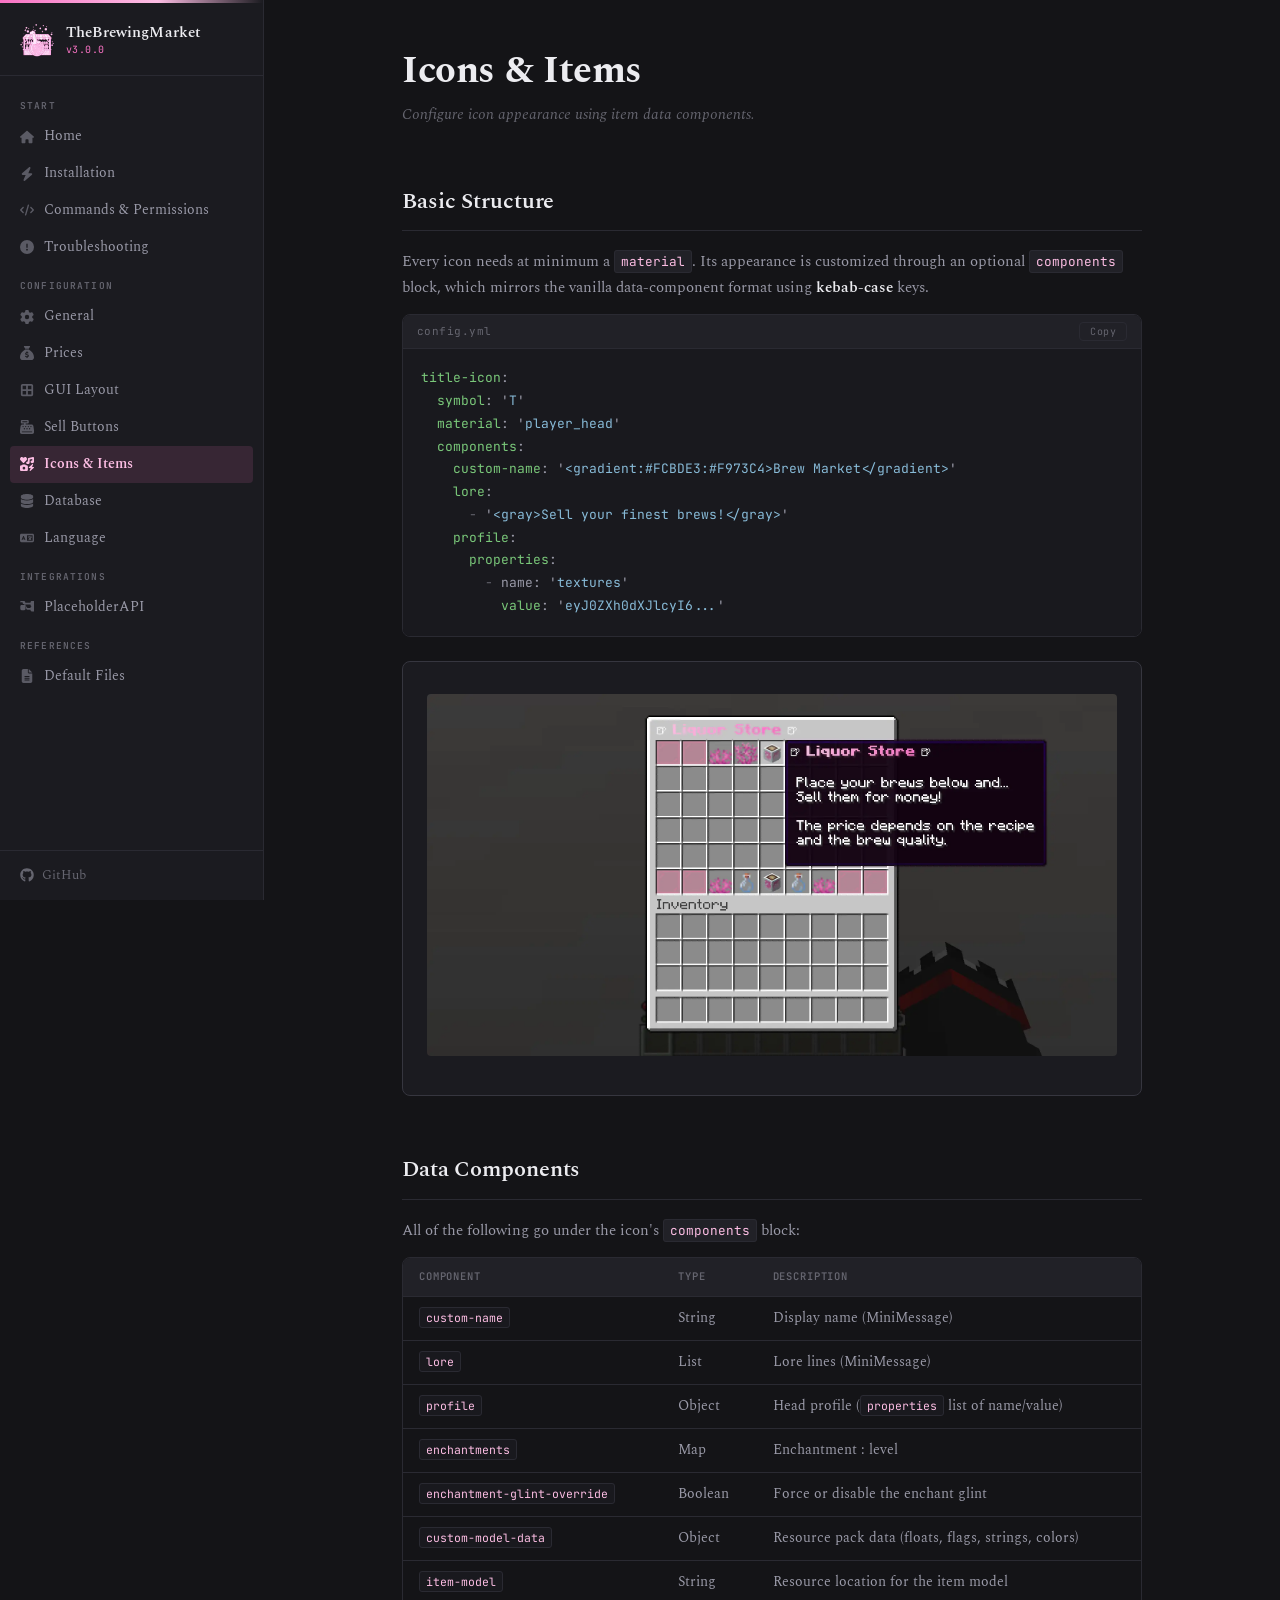
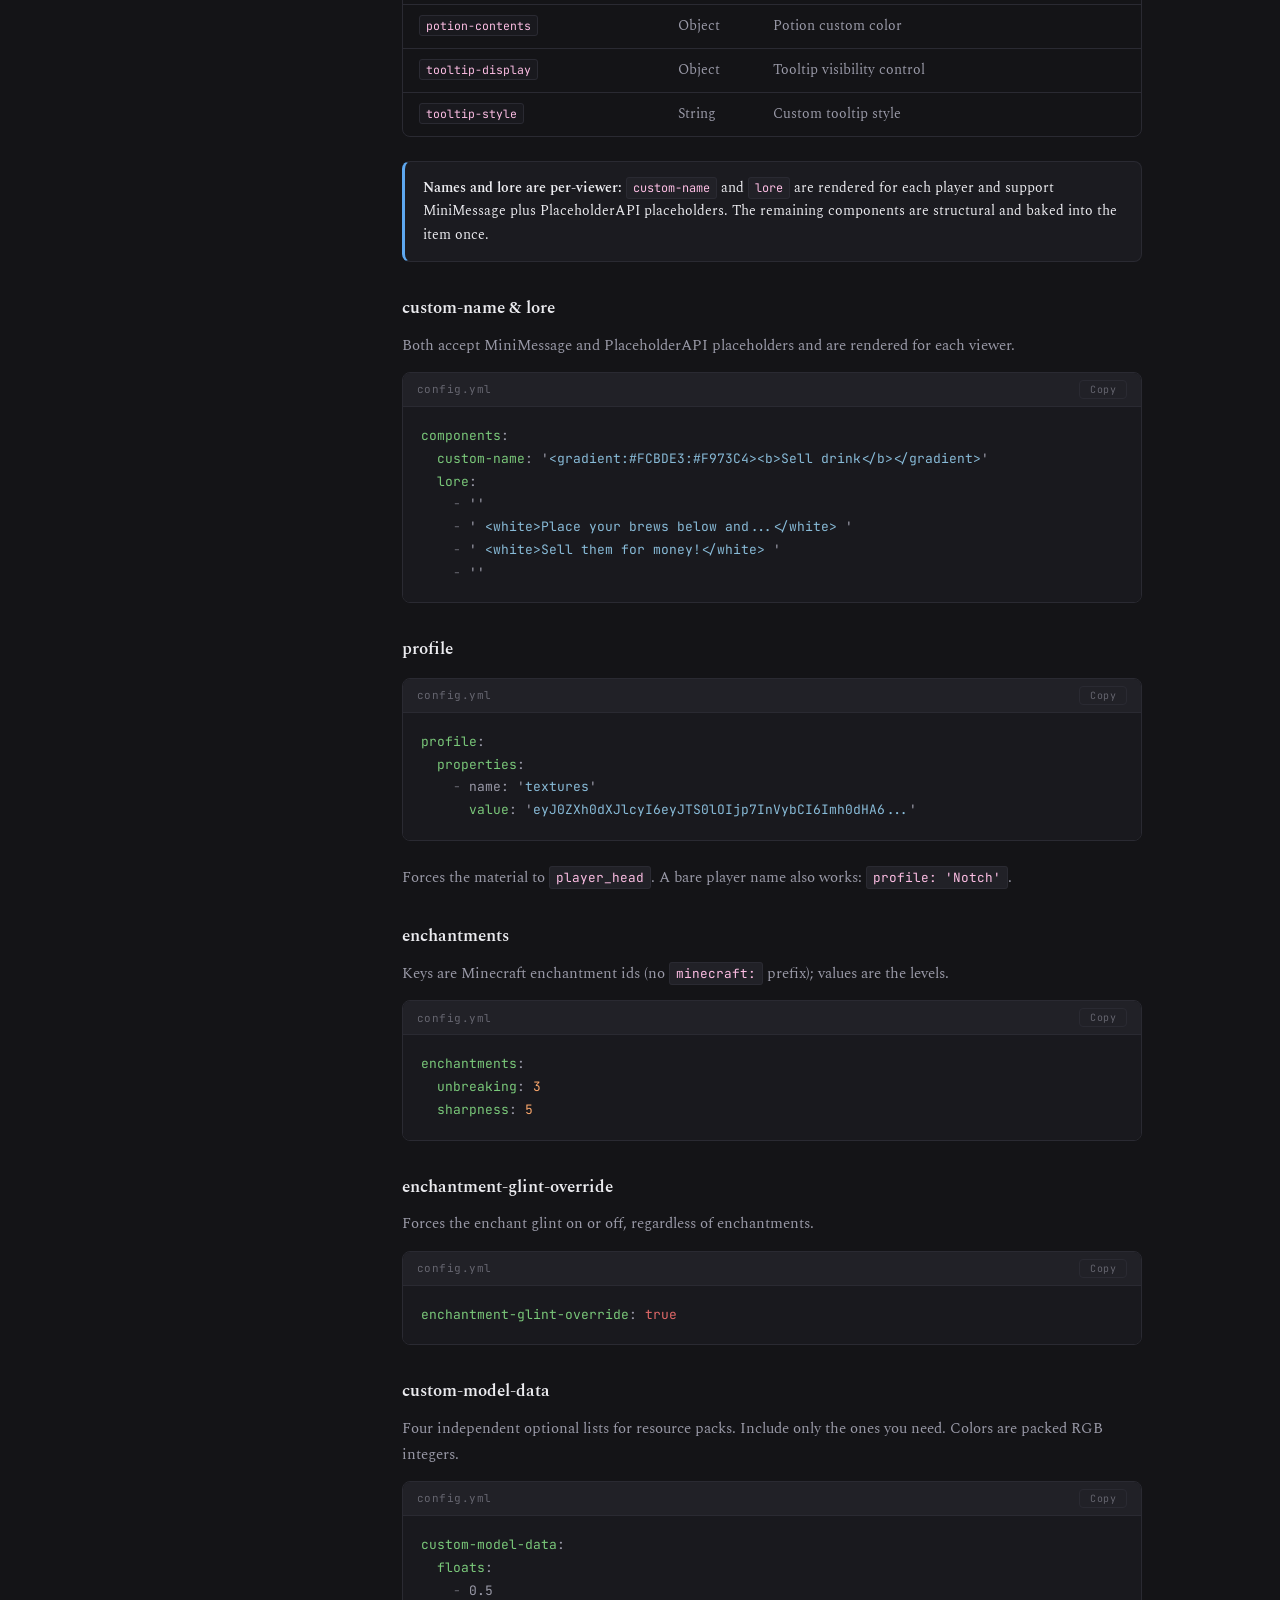
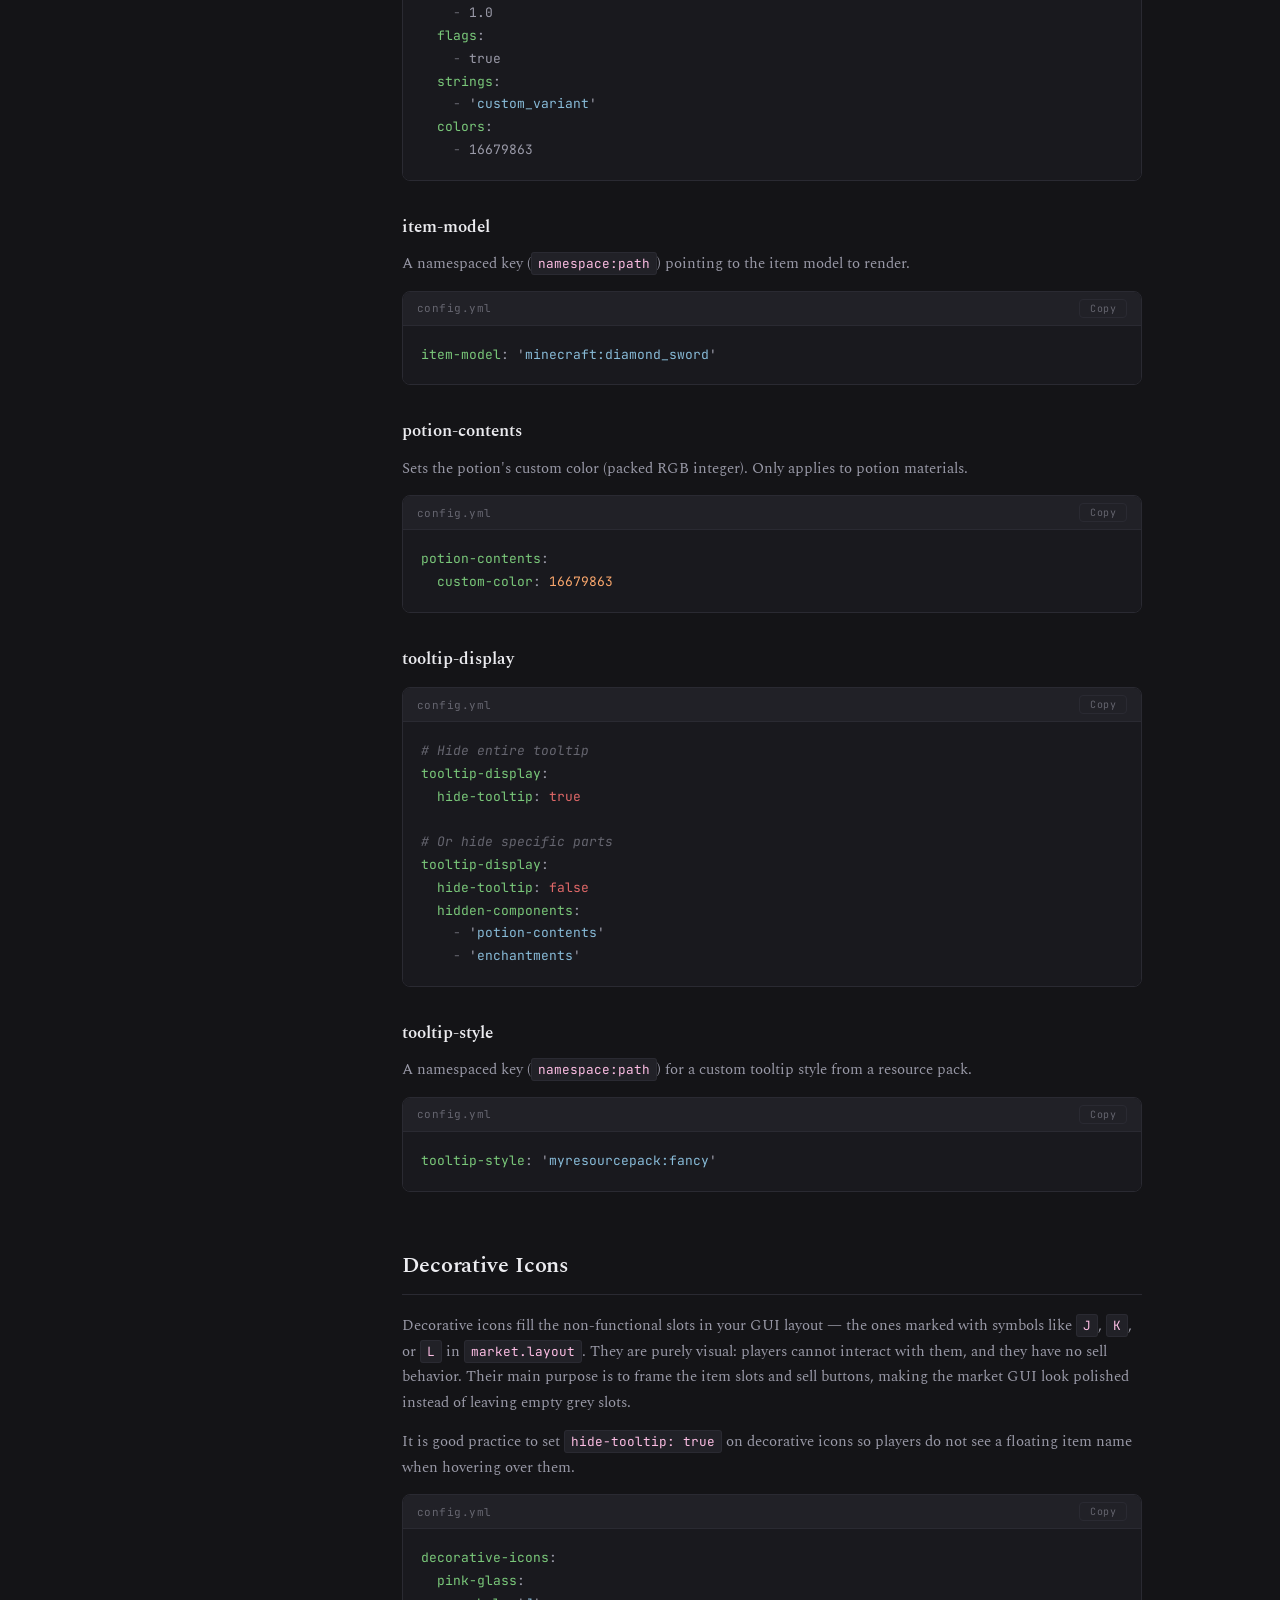
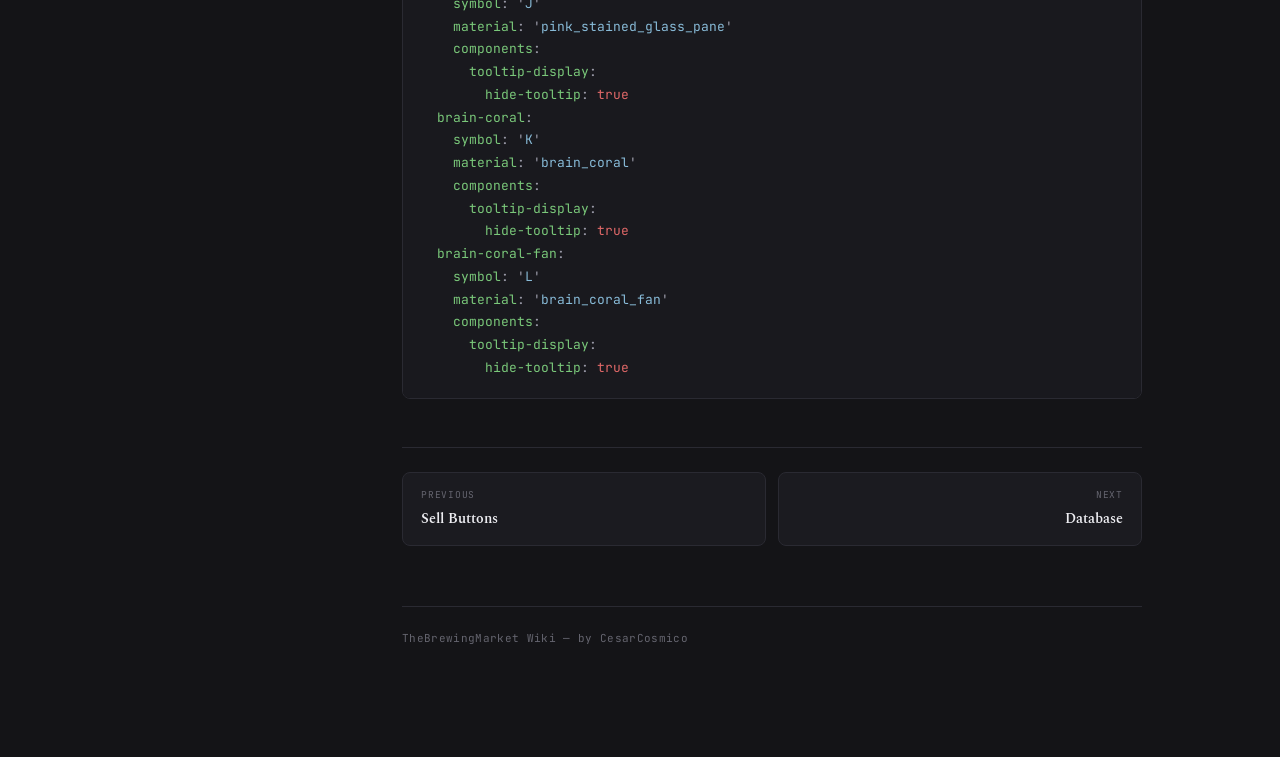
<file: icons.html>
<!DOCTYPE html>
<html lang="en">
<head>
    <meta charset="UTF-8">
    <meta name="viewport" content="width=device-width, initial-scale=1.0">
    <title>Icons &amp; Items — TheBrewingMarket Wiki</title>
    <link rel="stylesheet" href="css/style.css">
</head>
<body>
<main class="content">
    <h1>Icons &amp; Items</h1>
    <p class="subtitle">Configure icon appearance using item data components.</p>

    <h2>Basic Structure</h2>
    <p>Every icon needs at minimum a <code>material</code>. Its appearance is customized through an optional <code>components</code> block, which mirrors the vanilla data-component format using <strong>kebab-case</strong> keys.</p>

    <div class="code-block">
        <div class="code-header"><span>config.yml</span><button class="copy-btn">Copy</button></div>
        <pre data-lang="yaml">title-icon:
  symbol: 'T'
  material: 'player_head'
  components:
    custom-name: '&lt;gradient:#FCBDE3:#F973C4&gt;Brew Market&lt;/gradient&gt;'
    lore:
      - '&lt;gray&gt;Sell your finest brews!&lt;/gray&gt;'
    profile:
      properties:
        - name: 'textures'
          value: 'eyJ0ZXh0dXJlcyI6...'</pre>
    </div>

    <div class="img-placeholder">
        <img src="assets/images/TBM_DecorativeIcons.webp">
    </div>

    <h2>Data Components</h2>
    <p>All of the following go under the icon's <code>components</code> block:</p>
    <div class="table-wrapper">
        <table>
            <thead><tr><th>Component</th><th>Type</th><th>Description</th></tr></thead>
            <tbody>
            <tr><td><code>custom-name</code></td><td>String</td><td>Display name (MiniMessage)</td></tr>
            <tr><td><code>lore</code></td><td>List</td><td>Lore lines (MiniMessage)</td></tr>
            <tr><td><code>profile</code></td><td>Object</td><td>Head profile (<code>properties</code> list of name/value)</td></tr>
            <tr><td><code>enchantments</code></td><td>Map</td><td>Enchantment : level</td></tr>
            <tr><td><code>enchantment-glint-override</code></td><td>Boolean</td><td>Force or disable the enchant glint</td></tr>
            <tr><td><code>custom-model-data</code></td><td>Object</td><td>Resource pack data (floats, flags, strings, colors)</td></tr>
            <tr><td><code>item-model</code></td><td>String</td><td>Resource location for the item model</td></tr>
            <tr><td><code>potion-contents</code></td><td>Object</td><td>Potion custom color</td></tr>
            <tr><td><code>tooltip-display</code></td><td>Object</td><td>Tooltip visibility control</td></tr>
            <tr><td><code>tooltip-style</code></td><td>String</td><td>Custom tooltip style</td></tr>
            </tbody>
        </table>
    </div>

    <div class="info-box note">
        <strong>Names and lore are per-viewer:</strong> <code>custom-name</code> and <code>lore</code> are rendered for each player and support MiniMessage plus PlaceholderAPI placeholders. The remaining components are structural and baked into the item once.
    </div>

    <h3>custom-name &amp; lore</h3>
    <p>Both accept MiniMessage and PlaceholderAPI placeholders and are rendered for each viewer.</p>
    <div class="code-block">
        <div class="code-header"><span>config.yml</span><button class="copy-btn">Copy</button></div>
        <pre data-lang="yaml">components:
  custom-name: '&lt;gradient:#FCBDE3:#F973C4&gt;&lt;b&gt;Sell drink&lt;/b&gt;&lt;/gradient&gt;'
  lore:
    - ''
    - ' &lt;white&gt;Place your brews below and...&lt;/white&gt; '
    - ' &lt;white&gt;Sell them for money!&lt;/white&gt; '
    - ''</pre>
    </div>

    <h3>profile</h3>
    <div class="code-block">
        <div class="code-header"><span>config.yml</span><button class="copy-btn">Copy</button></div>
        <pre data-lang="yaml">profile:
  properties:
    - name: 'textures'
      value: 'eyJ0ZXh0dXJlcyI6eyJTS0lOIjp7InVybCI6Imh0dHA6...'</pre>
    </div>
    <p>Forces the material to <code>player_head</code>. A bare player name also works: <code>profile: 'Notch'</code>.</p>

    <h3>enchantments</h3>
    <p>Keys are Minecraft enchantment ids (no <code>minecraft:</code> prefix); values are the levels.</p>
    <div class="code-block">
        <div class="code-header"><span>config.yml</span><button class="copy-btn">Copy</button></div>
        <pre data-lang="yaml">enchantments:
  unbreaking: 3
  sharpness: 5</pre>
    </div>

    <h3>enchantment-glint-override</h3>
    <p>Forces the enchant glint on or off, regardless of enchantments.</p>
    <div class="code-block">
        <div class="code-header"><span>config.yml</span><button class="copy-btn">Copy</button></div>
        <pre data-lang="yaml">enchantment-glint-override: true</pre>
    </div>

    <h3>custom-model-data</h3>
    <p>Four independent optional lists for resource packs. Include only the ones you need. Colors are packed RGB integers.</p>
    <div class="code-block">
        <div class="code-header"><span>config.yml</span><button class="copy-btn">Copy</button></div>
        <pre data-lang="yaml">custom-model-data:
  floats:
    - 0.5
    - 1.0
  flags:
    - true
  strings:
    - 'custom_variant'
  colors:
    - 16679863</pre>
    </div>

    <h3>item-model</h3>
    <p>A namespaced key (<code>namespace:path</code>) pointing to the item model to render.</p>
    <div class="code-block">
        <div class="code-header"><span>config.yml</span><button class="copy-btn">Copy</button></div>
        <pre data-lang="yaml">item-model: 'minecraft:diamond_sword'</pre>
    </div>

    <h3>potion-contents</h3>
    <p>Sets the potion's custom color (packed RGB integer). Only applies to potion materials.</p>
    <div class="code-block">
        <div class="code-header"><span>config.yml</span><button class="copy-btn">Copy</button></div>
        <pre data-lang="yaml">potion-contents:
  custom-color: 16679863</pre>
    </div>

    <h3>tooltip-display</h3>
    <div class="code-block">
        <div class="code-header"><span>config.yml</span><button class="copy-btn">Copy</button></div>
        <pre data-lang="yaml"># Hide entire tooltip
tooltip-display:
  hide-tooltip: true

# Or hide specific parts
tooltip-display:
  hide-tooltip: false
  hidden-components:
    - 'potion-contents'
    - 'enchantments'</pre>
    </div>

    <h3>tooltip-style</h3>
    <p>A namespaced key (<code>namespace:path</code>) for a custom tooltip style from a resource pack.</p>
    <div class="code-block">
        <div class="code-header"><span>config.yml</span><button class="copy-btn">Copy</button></div>
        <pre data-lang="yaml">tooltip-style: 'myresourcepack:fancy'</pre>
    </div>

    <h2>Decorative Icons</h2>
    <p>Decorative icons fill the non-functional slots in your GUI layout — the ones marked with symbols like <code>J</code>, <code>K</code>, or <code>L</code> in <code>market.layout</code>. They are purely visual: players cannot interact with them, and they have no sell behavior. Their main purpose is to frame the item slots and sell buttons, making the market GUI look polished instead of leaving empty grey slots.</p>
    <p>It is good practice to set <code>hide-tooltip: true</code> on decorative icons so players do not see a floating item name when hovering over them.</p>
    <div class="code-block">
        <div class="code-header"><span>config.yml</span><button class="copy-btn">Copy</button></div>
        <pre data-lang="yaml">decorative-icons:
  pink-glass:
    symbol: 'J'
    material: 'pink_stained_glass_pane'
    components:
      tooltip-display:
        hide-tooltip: true
  brain-coral:
    symbol: 'K'
    material: 'brain_coral'
    components:
      tooltip-display:
        hide-tooltip: true
  brain-coral-fan:
    symbol: 'L'
    material: 'brain_coral_fan'
    components:
      tooltip-display:
        hide-tooltip: true</pre>
    </div>
</main>
<script src="js/site.js"></script>
</body>
</html>
</file>
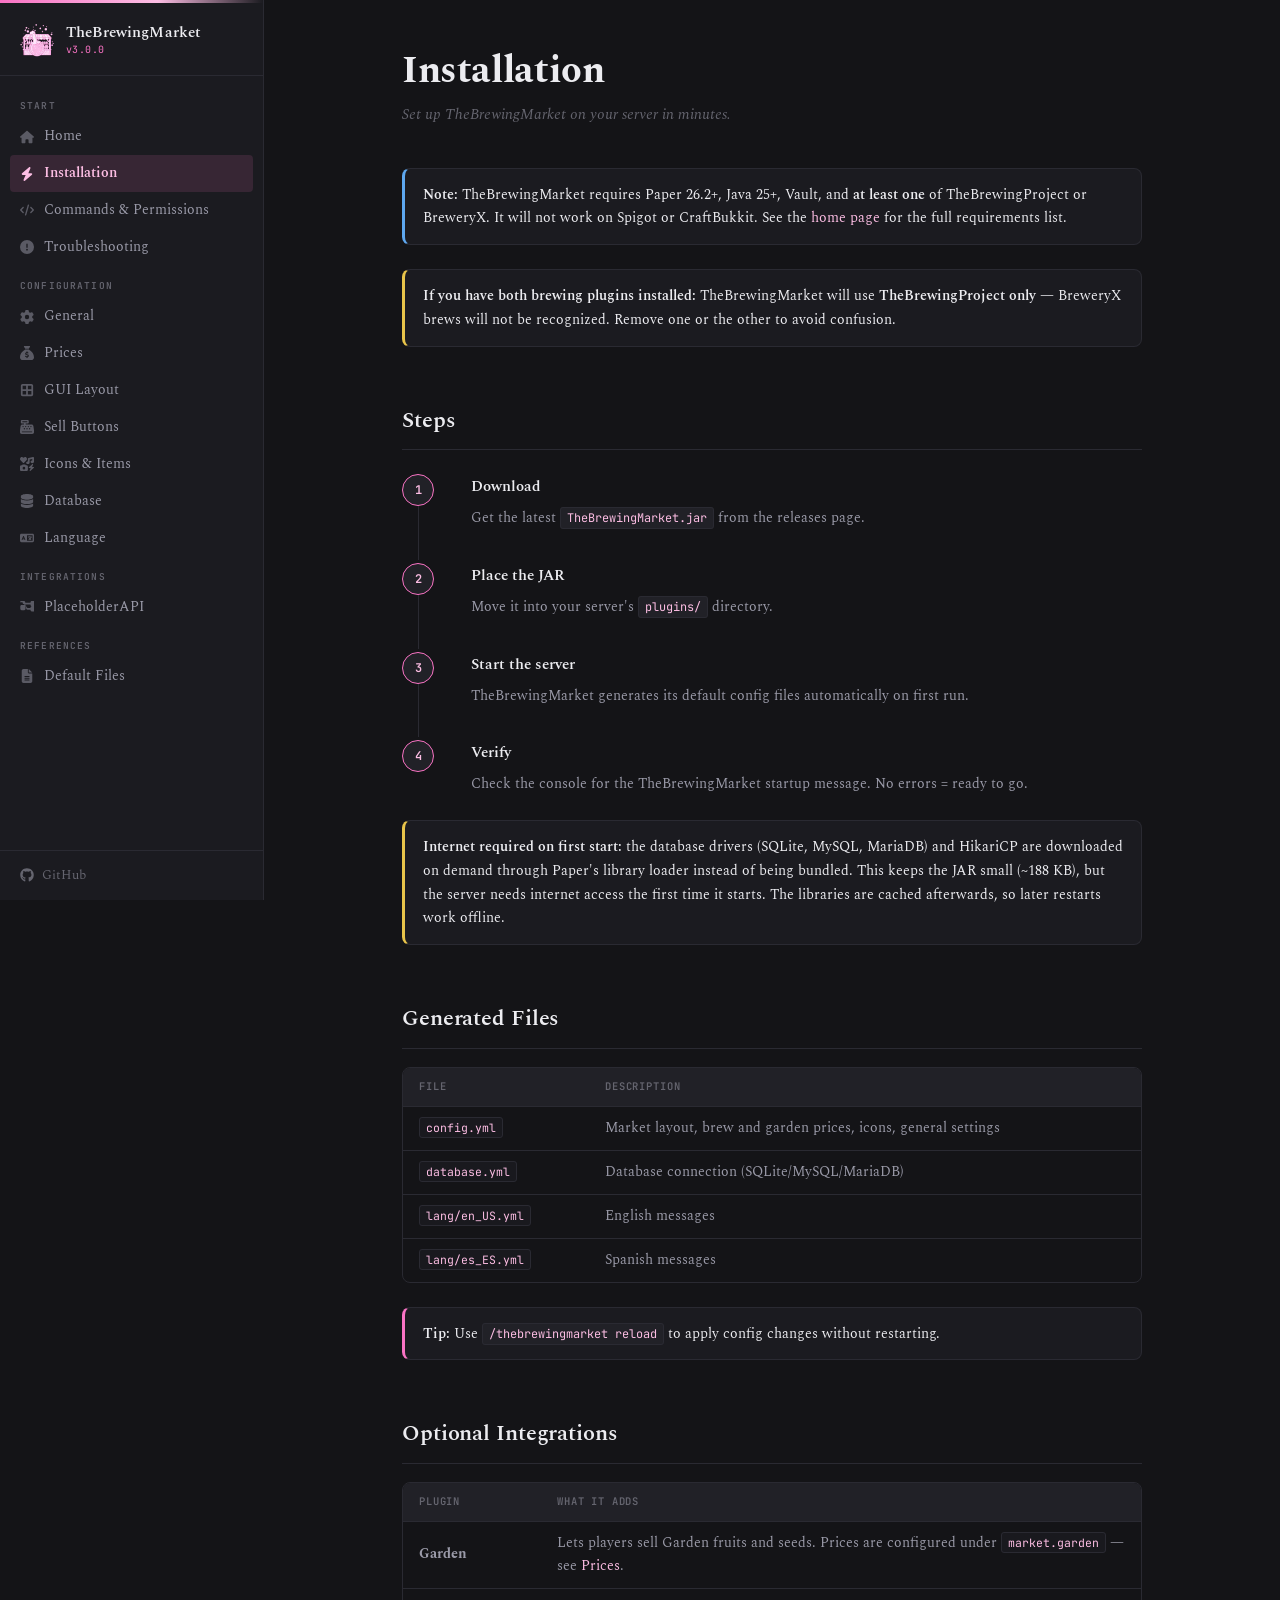
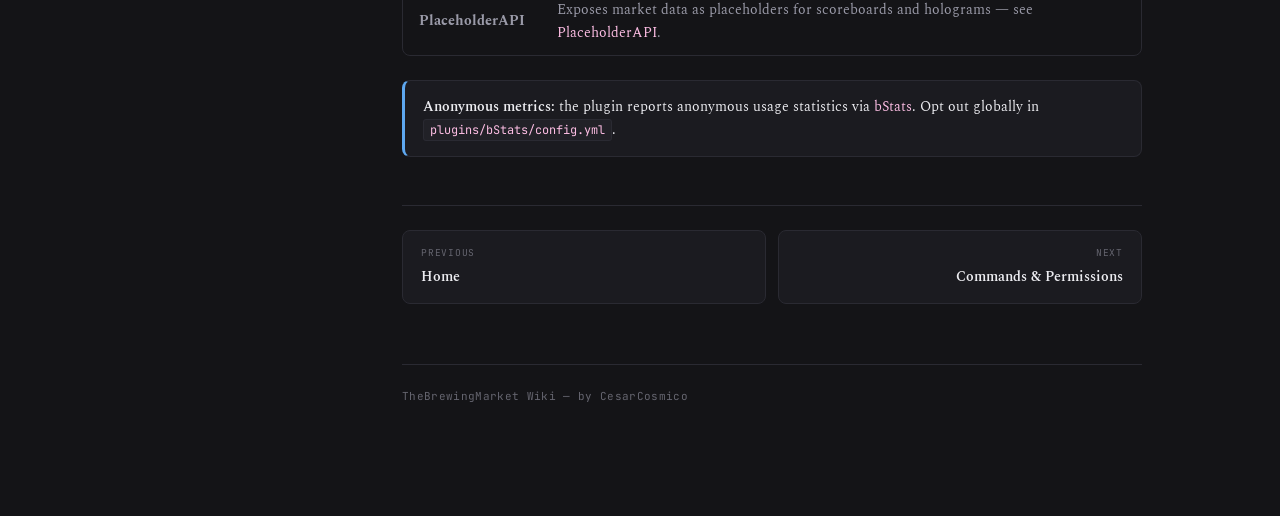
<file: installation.html>
<!DOCTYPE html>
<html lang="en">
<head>
    <meta charset="UTF-8">
    <meta name="viewport" content="width=device-width, initial-scale=1.0">
    <title>Installation — TheBrewingMarket Wiki</title>
    <link rel="stylesheet" href="css/style.css">
</head>
<body>
<main class="content">
    <h1>Installation</h1>
    <p class="subtitle">Set up TheBrewingMarket on your server in minutes.</p>

    <div class="info-box note">
        <strong>Note:</strong> TheBrewingMarket requires Paper 26.2+, Java 25+, Vault, and <strong>at least one</strong> of TheBrewingProject or BreweryX. It will not work on Spigot or CraftBukkit. See the <a href="index.html">home page</a> for the full requirements list.
    </div>
    <div class="info-box warning">
        <strong>If you have both brewing plugins installed:</strong> TheBrewingMarket will use <strong>TheBrewingProject only</strong> — BreweryX brews will not be recognized. Remove one or the other to avoid confusion.
    </div>

    <h2>Steps</h2>
    <div class="steps">
        <div class="step">
            <h3>Download</h3>
            <p>Get the latest <code>TheBrewingMarket.jar</code> from the releases page.</p>
        </div>
        <div class="step">
            <h3>Place the JAR</h3>
            <p>Move it into your server's <code>plugins/</code> directory.</p>
        </div>
        <div class="step">
            <h3>Start the server</h3>
            <p>TheBrewingMarket generates its default config files automatically on first run.</p>
        </div>
        <div class="step">
            <h3>Verify</h3>
            <p>Check the console for the TheBrewingMarket startup message. No errors = ready to go.</p>
        </div>
    </div>

    <div class="info-box warning">
        <strong>Internet required on first start:</strong> the database drivers (SQLite, MySQL, MariaDB) and HikariCP are downloaded on demand through Paper's library loader instead of being bundled. This keeps the JAR small (~188 KB), but the server needs internet access the first time it starts. The libraries are cached afterwards, so later restarts work offline.
    </div>

    <h2>Generated Files</h2>
    <div class="table-wrapper">
        <table>
            <thead><tr><th>File</th><th>Description</th></tr></thead>
            <tbody>
            <tr><td><code>config.yml</code></td><td>Market layout, brew and garden prices, icons, general settings</td></tr>
            <tr><td><code>database.yml</code></td><td>Database connection (SQLite/MySQL/MariaDB)</td></tr>
            <tr><td><code>lang/en_US.yml</code></td><td>English messages</td></tr>
            <tr><td><code>lang/es_ES.yml</code></td><td>Spanish messages</td></tr>
            </tbody>
        </table>
    </div>

    <div class="info-box tip">
        <strong>Tip:</strong> Use <code>/thebrewingmarket reload</code> to apply config changes without restarting.
    </div>

    <h2>Optional Integrations</h2>
    <div class="table-wrapper">
        <table>
            <thead><tr><th>Plugin</th><th>What it adds</th></tr></thead>
            <tbody>
            <tr><td><strong>Garden</strong></td><td>Lets players sell Garden fruits and seeds. Prices are configured under <code>market.garden</code> — see <a href="prices.html">Prices</a>.</td></tr>
            <tr><td><strong>PlaceholderAPI</strong></td><td>Exposes market data as placeholders for scoreboards and holograms — see <a href="placeholders.html">PlaceholderAPI</a>.</td></tr>
            </tbody>
        </table>
    </div>

    <div class="info-box note">
        <strong>Anonymous metrics:</strong> the plugin reports anonymous usage statistics via <a href="https://bstats.org/" target="_blank">bStats</a>. Opt out globally in <code>plugins/bStats/config.yml</code>.
    </div>
</main>
<script src="js/site.js"></script>
</body>
</html>
</file>
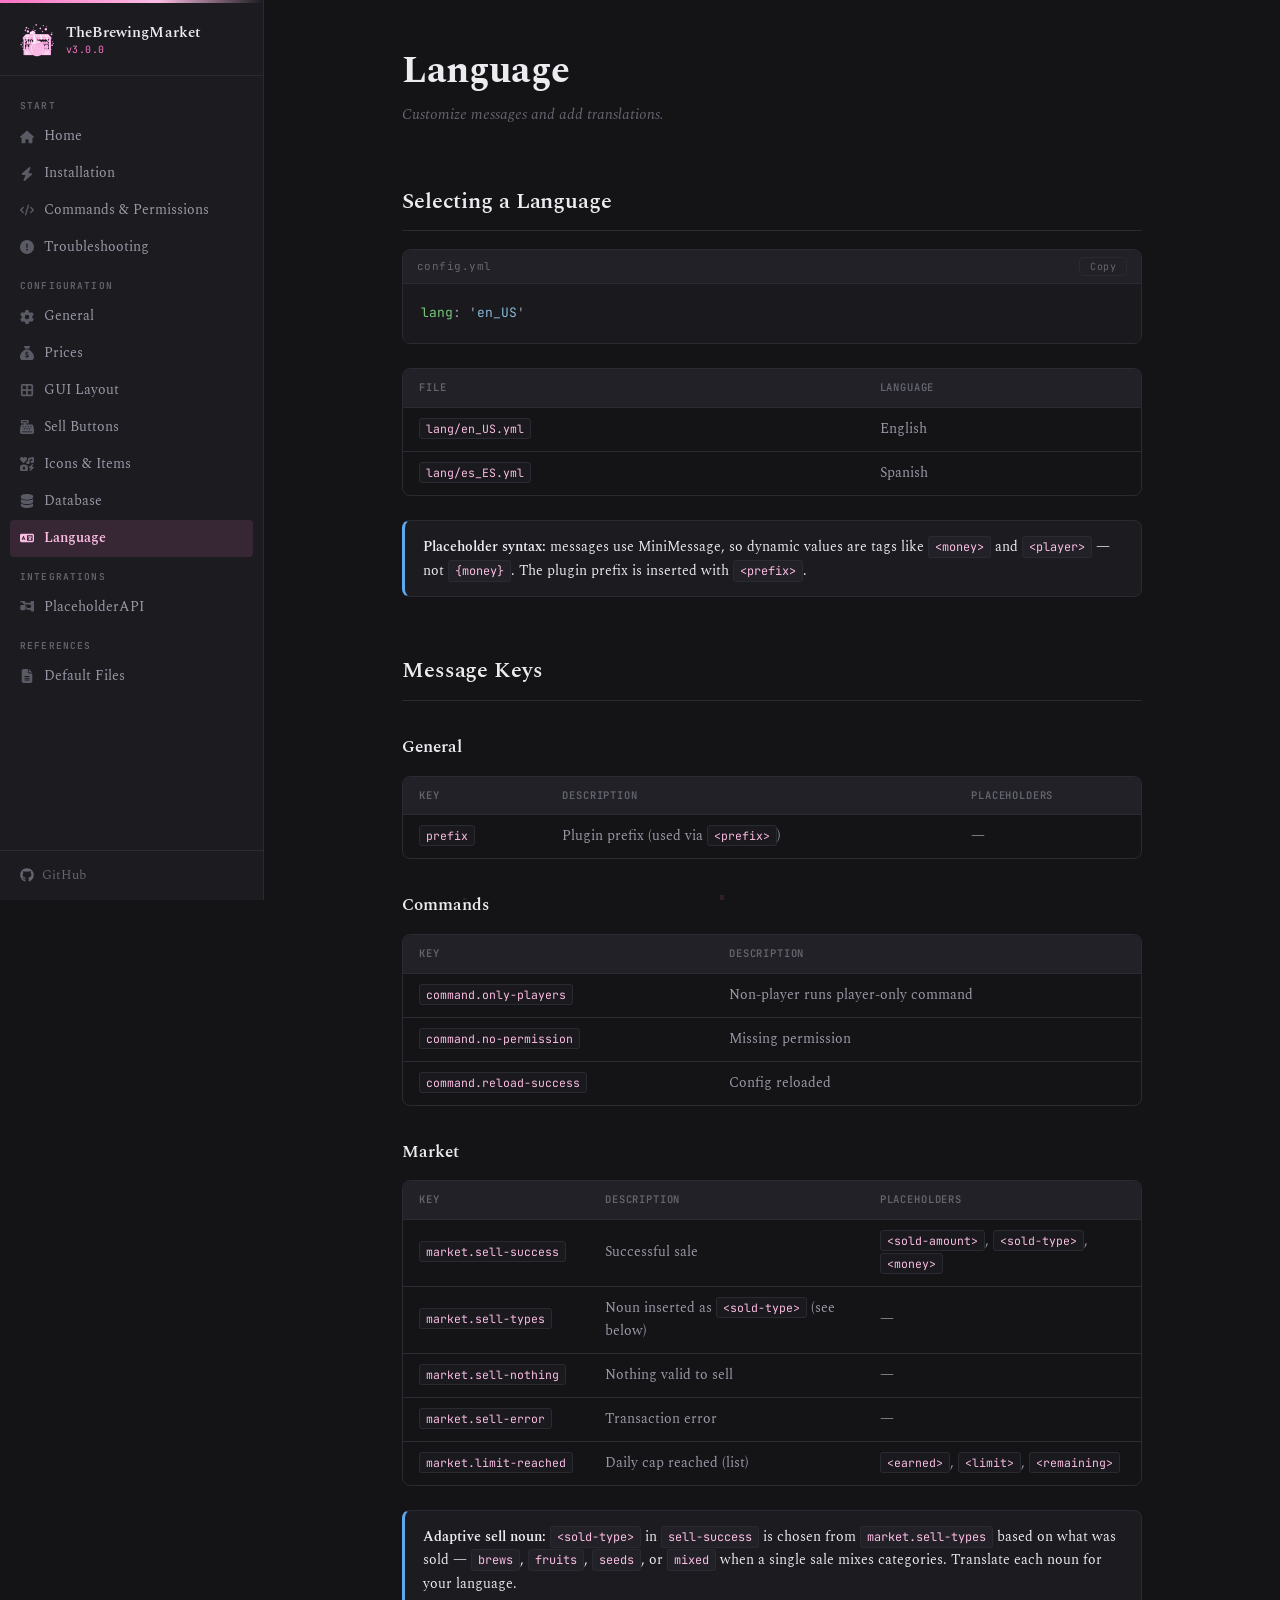
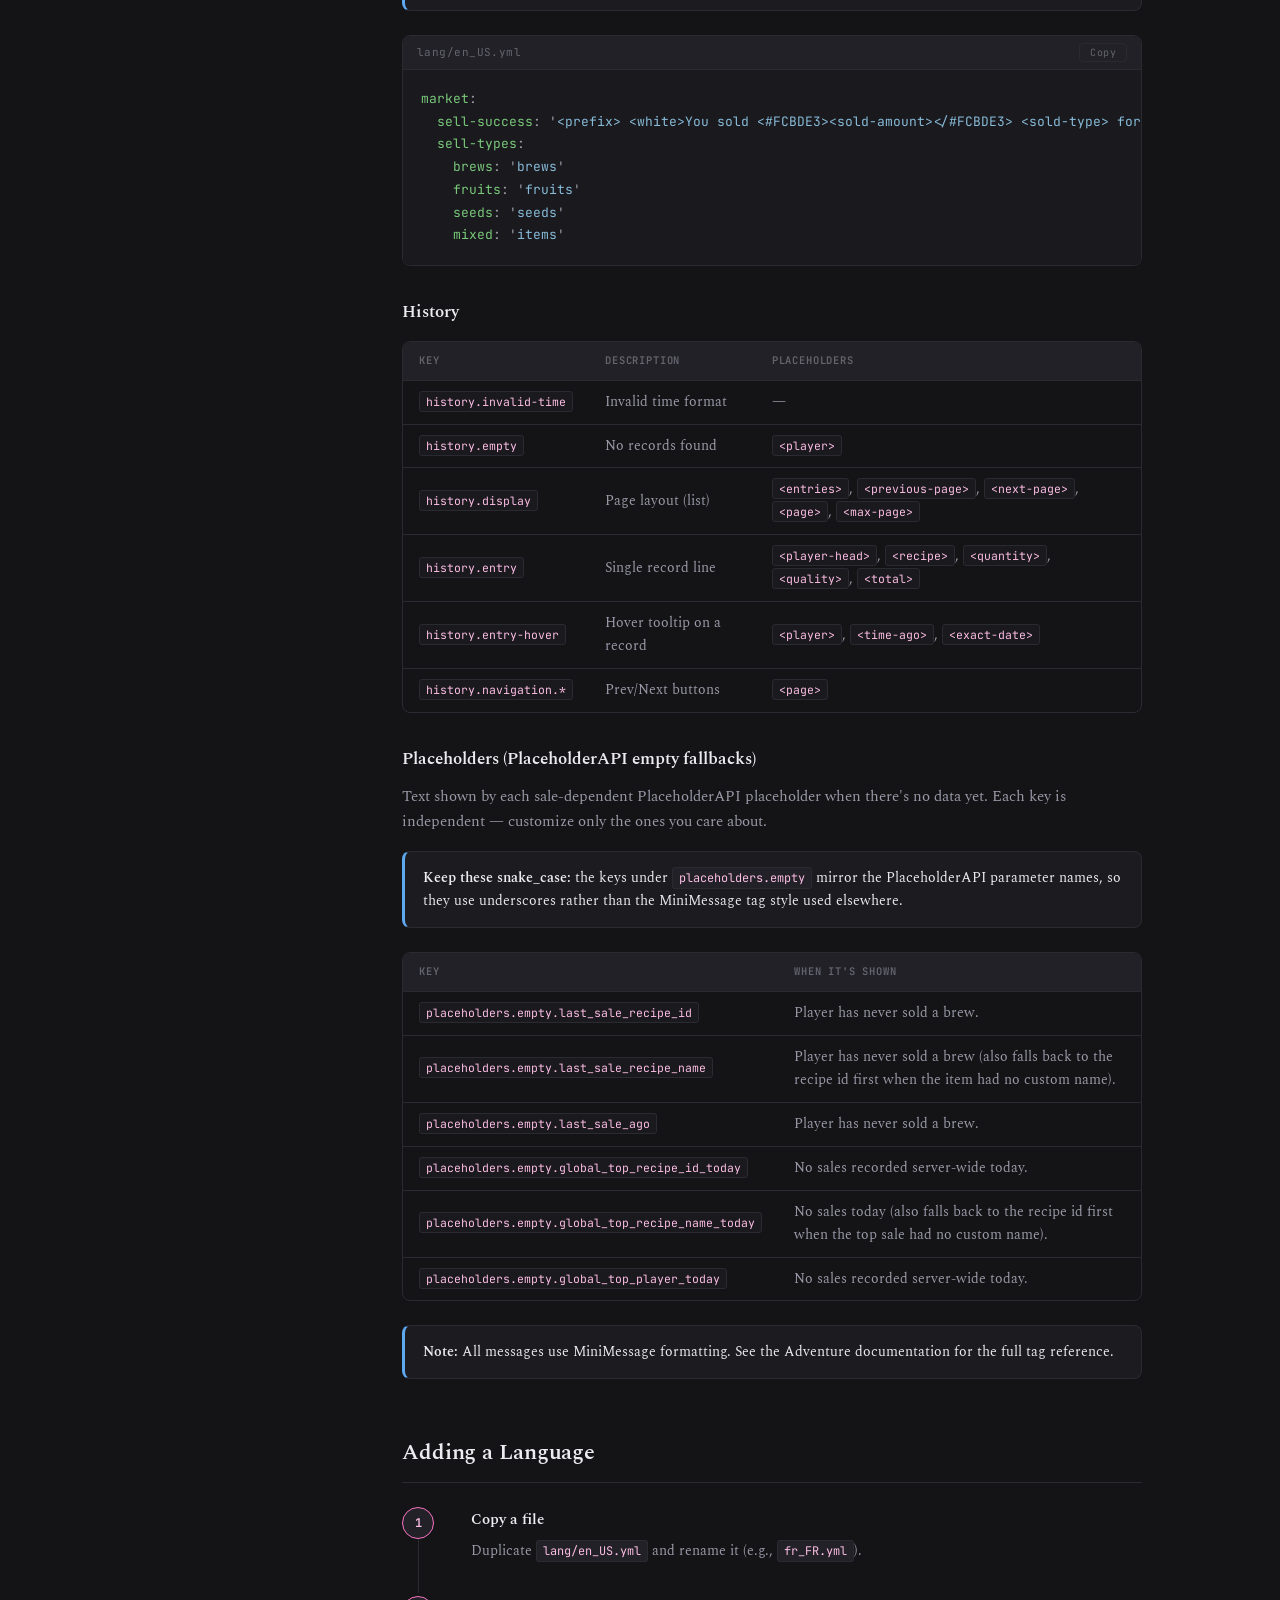
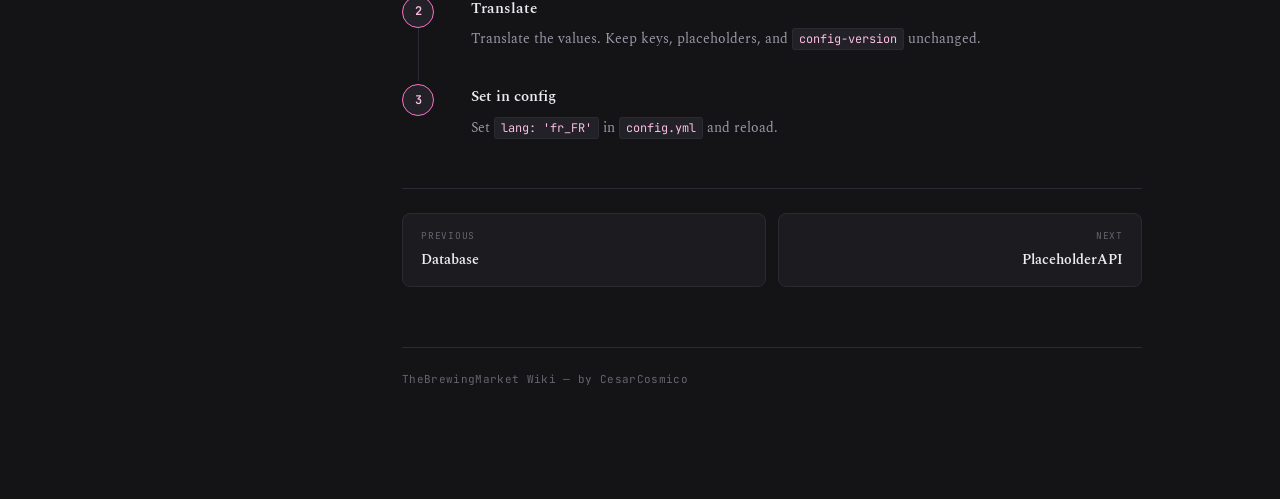
<file: language.html>
<!DOCTYPE html>
<html lang="en">
<head>
    <meta charset="UTF-8">
    <meta name="viewport" content="width=device-width, initial-scale=1.0">
    <title>Language — TheBrewingMarket Wiki</title>
    <link rel="stylesheet" href="css/style.css">
</head>
<body>
<main class="content">
    <h1>Language</h1>
    <p class="subtitle">Customize messages and add translations.</p>

    <h2>Selecting a Language</h2>
    <div class="code-block">
        <div class="code-header"><span>config.yml</span><button class="copy-btn">Copy</button></div>
        <pre data-lang="yaml">lang: 'en_US'</pre>
    </div>

    <div class="table-wrapper">
        <table>
            <thead><tr><th>File</th><th>Language</th></tr></thead>
            <tbody>
            <tr><td><code>lang/en_US.yml</code></td><td>English</td></tr>
            <tr><td><code>lang/es_ES.yml</code></td><td>Spanish</td></tr>
            </tbody>
        </table>
    </div>

    <div class="info-box note">
        <strong>Placeholder syntax:</strong> messages use MiniMessage, so dynamic values are tags like <code>&lt;money&gt;</code> and <code>&lt;player&gt;</code> — not <code>{money}</code>. The plugin prefix is inserted with <code>&lt;prefix&gt;</code>.
    </div>

    <h2>Message Keys</h2>

    <h3>General</h3>
    <div class="table-wrapper">
        <table>
            <thead><tr><th>Key</th><th>Description</th><th>Placeholders</th></tr></thead>
            <tbody>
            <tr><td><code>prefix</code></td><td>Plugin prefix (used via <code>&lt;prefix&gt;</code>)</td><td>&mdash;</td></tr>
            </tbody>
        </table>
    </div>

    <h3>Commands</h3>
    <div class="table-wrapper">
        <table>
            <thead><tr><th>Key</th><th>Description</th></tr></thead>
            <tbody>
            <tr><td><code>command.only-players</code></td><td>Non-player runs player-only command</td></tr>
            <tr><td><code>command.no-permission</code></td><td>Missing permission</td></tr>
            <tr><td><code>command.reload-success</code></td><td>Config reloaded</td></tr>
            </tbody>
        </table>
    </div>

    <h3>Market</h3>
    <div class="table-wrapper">
        <table>
            <thead><tr><th>Key</th><th>Description</th><th>Placeholders</th></tr></thead>
            <tbody>
            <tr><td><code>market.sell-success</code></td><td>Successful sale</td><td><code>&lt;sold-amount&gt;</code>, <code>&lt;sold-type&gt;</code>, <code>&lt;money&gt;</code></td></tr>
            <tr><td><code>market.sell-types</code></td><td>Noun inserted as <code>&lt;sold-type&gt;</code> (see below)</td><td>&mdash;</td></tr>
            <tr><td><code>market.sell-nothing</code></td><td>Nothing valid to sell</td><td>&mdash;</td></tr>
            <tr><td><code>market.sell-error</code></td><td>Transaction error</td><td>&mdash;</td></tr>
            <tr><td><code>market.limit-reached</code></td><td>Daily cap reached (list)</td><td><code>&lt;earned&gt;</code>, <code>&lt;limit&gt;</code>, <code>&lt;remaining&gt;</code></td></tr>
            </tbody>
        </table>
    </div>

    <div class="info-box note">
        <strong>Adaptive sell noun:</strong> <code>&lt;sold-type&gt;</code> in <code>sell-success</code> is chosen from <code>market.sell-types</code> based on what was sold — <code>brews</code>, <code>fruits</code>, <code>seeds</code>, or <code>mixed</code> when a single sale mixes categories. Translate each noun for your language.
    </div>
    <div class="code-block">
        <div class="code-header"><span>lang/en_US.yml</span><button class="copy-btn">Copy</button></div>
        <pre data-lang="yaml">market:
  sell-success: '&lt;prefix&gt; &lt;white&gt;You sold &lt;#FCBDE3&gt;&lt;sold-amount&gt;&lt;/#FCBDE3&gt; &lt;sold-type&gt; for &lt;#FCBDE3&gt;&lt;money&gt;$&lt;/#FCBDE3&gt;!&lt;/white&gt;'
  sell-types:
    brews: 'brews'
    fruits: 'fruits'
    seeds: 'seeds'
    mixed: 'items'</pre>
    </div>

    <h3>History</h3>
    <div class="table-wrapper">
        <table>
            <thead><tr><th>Key</th><th>Description</th><th>Placeholders</th></tr></thead>
            <tbody>
            <tr><td><code>history.invalid-time</code></td><td>Invalid time format</td><td>&mdash;</td></tr>
            <tr><td><code>history.empty</code></td><td>No records found</td><td><code>&lt;player&gt;</code></td></tr>
            <tr><td><code>history.display</code></td><td>Page layout (list)</td><td><code>&lt;entries&gt;</code>, <code>&lt;previous-page&gt;</code>, <code>&lt;next-page&gt;</code>, <code>&lt;page&gt;</code>, <code>&lt;max-page&gt;</code></td></tr>
            <tr><td><code>history.entry</code></td><td>Single record line</td><td><code>&lt;player-head&gt;</code>, <code>&lt;recipe&gt;</code>, <code>&lt;quantity&gt;</code>, <code>&lt;quality&gt;</code>, <code>&lt;total&gt;</code></td></tr>
            <tr><td><code>history.entry-hover</code></td><td>Hover tooltip on a record</td><td><code>&lt;player&gt;</code>, <code>&lt;time-ago&gt;</code>, <code>&lt;exact-date&gt;</code></td></tr>
            <tr><td><code>history.navigation.*</code></td><td>Prev/Next buttons</td><td><code>&lt;page&gt;</code></td></tr>
            </tbody>
        </table>
    </div>

    <h3>Placeholders (PlaceholderAPI empty fallbacks)</h3>
    <p>Text shown by each sale-dependent PlaceholderAPI placeholder when there's no data yet. Each key is independent — customize only the ones you care about.</p>
    <div class="info-box note">
        <strong>Keep these snake_case:</strong> the keys under <code>placeholders.empty</code> mirror the PlaceholderAPI parameter names, so they use underscores rather than the MiniMessage tag style used elsewhere.
    </div>
    <div class="table-wrapper">
        <table>
            <thead><tr><th>Key</th><th>When it's shown</th></tr></thead>
            <tbody>
            <tr><td><code>placeholders.empty.last_sale_recipe_id</code></td><td>Player has never sold a brew.</td></tr>
            <tr><td><code>placeholders.empty.last_sale_recipe_name</code></td><td>Player has never sold a brew (also falls back to the recipe id first when the item had no custom name).</td></tr>
            <tr><td><code>placeholders.empty.last_sale_ago</code></td><td>Player has never sold a brew.</td></tr>
            <tr><td><code>placeholders.empty.global_top_recipe_id_today</code></td><td>No sales recorded server-wide today.</td></tr>
            <tr><td><code>placeholders.empty.global_top_recipe_name_today</code></td><td>No sales today (also falls back to the recipe id first when the top sale had no custom name).</td></tr>
            <tr><td><code>placeholders.empty.global_top_player_today</code></td><td>No sales recorded server-wide today.</td></tr>
            </tbody>
        </table>
    </div>

    <div class="info-box note">
        <strong>Note:</strong> All messages use MiniMessage formatting. See the Adventure documentation for the full tag reference.
    </div>

    <h2>Adding a Language</h2>
    <div class="steps">
        <div class="step">
            <h3>Copy a file</h3>
            <p>Duplicate <code>lang/en_US.yml</code> and rename it (e.g., <code>fr_FR.yml</code>).</p>
        </div>
        <div class="step">
            <h3>Translate</h3>
            <p>Translate the values. Keep keys, placeholders, and <code>config-version</code> unchanged.</p>
        </div>
        <div class="step">
            <h3>Set in config</h3>
            <p>Set <code>lang: 'fr_FR'</code> in <code>config.yml</code> and reload.</p>
        </div>
    </div>
</main>
<script src="js/site.js"></script>
</body>
</html>
</file>
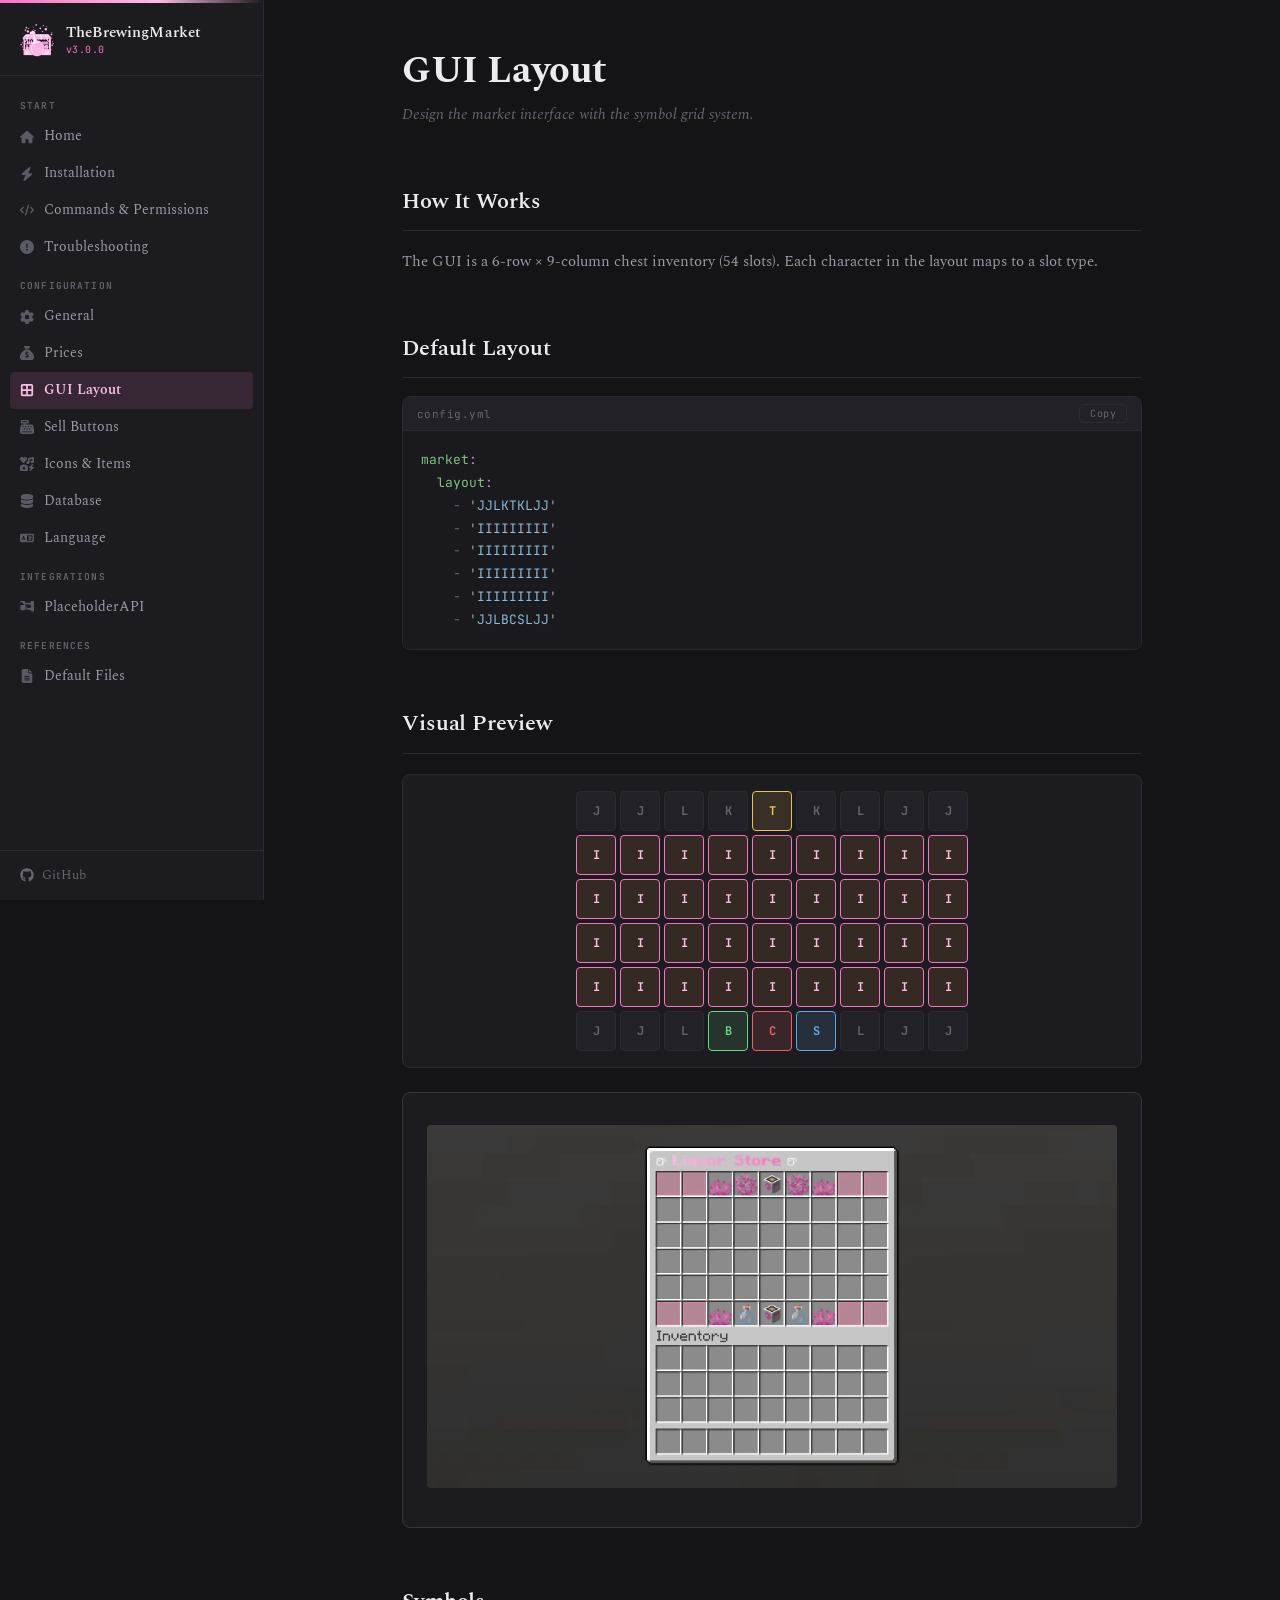
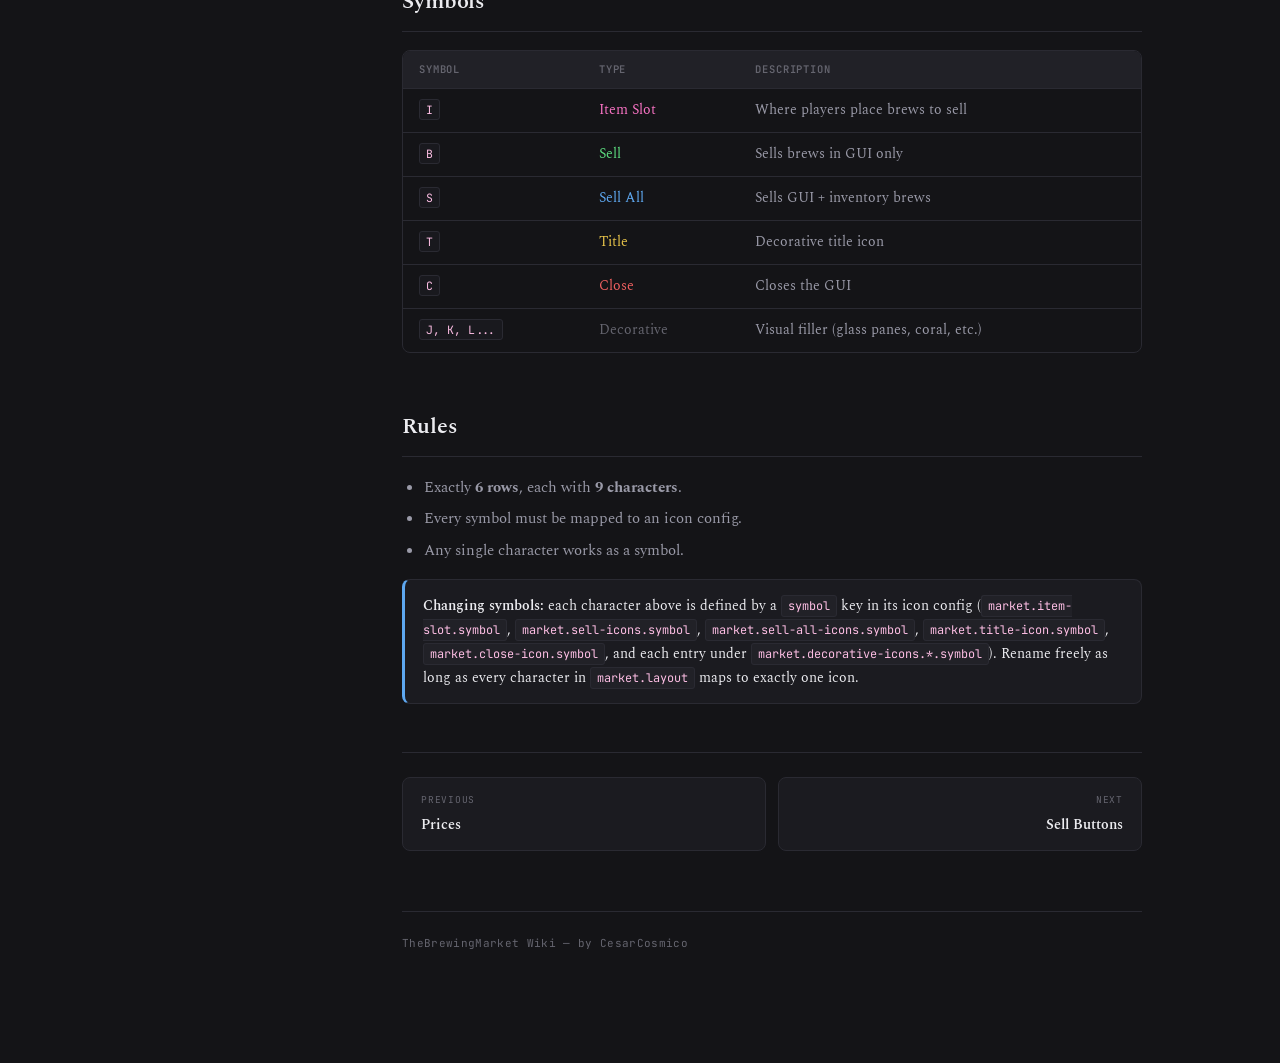
<file: layout.html>
<!DOCTYPE html>
<html lang="en">
<head>
    <meta charset="UTF-8">
    <meta name="viewport" content="width=device-width, initial-scale=1.0">
    <title>GUI Layout — TheBrewingMarket Wiki</title>
    <link rel="stylesheet" href="css/style.css">
</head>
<body>
<main class="content">
    <h1>GUI Layout</h1>
    <p class="subtitle">Design the market interface with the symbol grid system.</p>

    <h2>How It Works</h2>
    <p>The GUI is a 6-row &times; 9-column chest inventory (54 slots). Each character in the layout maps to a slot type.</p>

    <h2>Default Layout</h2>
    <div class="code-block">
        <div class="code-header"><span>config.yml</span><button class="copy-btn">Copy</button></div>
        <pre data-lang="yaml">market:
  layout:
    - 'JJLKTKLJJ'
    - 'IIIIIIIII'
    - 'IIIIIIIII'
    - 'IIIIIIIII'
    - 'IIIIIIIII'
    - 'JJLBCSLJJ'</pre>
    </div>

    <h2>Visual Preview</h2>
    <div class="gui-grid">
        <div class="gui-cell slot-deco">J</div><div class="gui-cell slot-deco">J</div><div class="gui-cell slot-deco">L</div><div class="gui-cell slot-deco">K</div><div class="gui-cell slot-T">T</div><div class="gui-cell slot-deco">K</div><div class="gui-cell slot-deco">L</div><div class="gui-cell slot-deco">J</div><div class="gui-cell slot-deco">J</div>
        <div class="gui-cell slot-I">I</div><div class="gui-cell slot-I">I</div><div class="gui-cell slot-I">I</div><div class="gui-cell slot-I">I</div><div class="gui-cell slot-I">I</div><div class="gui-cell slot-I">I</div><div class="gui-cell slot-I">I</div><div class="gui-cell slot-I">I</div><div class="gui-cell slot-I">I</div>
        <div class="gui-cell slot-I">I</div><div class="gui-cell slot-I">I</div><div class="gui-cell slot-I">I</div><div class="gui-cell slot-I">I</div><div class="gui-cell slot-I">I</div><div class="gui-cell slot-I">I</div><div class="gui-cell slot-I">I</div><div class="gui-cell slot-I">I</div><div class="gui-cell slot-I">I</div>
        <div class="gui-cell slot-I">I</div><div class="gui-cell slot-I">I</div><div class="gui-cell slot-I">I</div><div class="gui-cell slot-I">I</div><div class="gui-cell slot-I">I</div><div class="gui-cell slot-I">I</div><div class="gui-cell slot-I">I</div><div class="gui-cell slot-I">I</div><div class="gui-cell slot-I">I</div>
        <div class="gui-cell slot-I">I</div><div class="gui-cell slot-I">I</div><div class="gui-cell slot-I">I</div><div class="gui-cell slot-I">I</div><div class="gui-cell slot-I">I</div><div class="gui-cell slot-I">I</div><div class="gui-cell slot-I">I</div><div class="gui-cell slot-I">I</div><div class="gui-cell slot-I">I</div>
        <div class="gui-cell slot-deco">J</div><div class="gui-cell slot-deco">J</div><div class="gui-cell slot-deco">L</div><div class="gui-cell slot-B">B</div><div class="gui-cell slot-C">C</div><div class="gui-cell slot-S">S</div><div class="gui-cell slot-deco">L</div><div class="gui-cell slot-deco">J</div><div class="gui-cell slot-deco">J</div>
    </div>

    <div class="img-placeholder">
        <img src="assets/images/TBM_Layout.webp">
    </div>

    <h2>Symbols</h2>
    <div class="table-wrapper">
        <table>
            <thead><tr><th>Symbol</th><th>Type</th><th>Description</th></tr></thead>
            <tbody>
            <tr><td><code>I</code></td><td><span style="color:var(--accent);">Item Slot</span></td><td>Where players place brews to sell</td></tr>
            <tr><td><code>B</code></td><td><span style="color:var(--green);">Sell</span></td><td>Sells brews in GUI only</td></tr>
            <tr><td><code>S</code></td><td><span style="color:var(--blue);">Sell All</span></td><td>Sells GUI + inventory brews</td></tr>
            <tr><td><code>T</code></td><td><span style="color:var(--yellow);">Title</span></td><td>Decorative title icon</td></tr>
            <tr><td><code>C</code></td><td><span style="color:var(--red);">Close</span></td><td>Closes the GUI</td></tr>
            <tr><td><code>J, K, L...</code></td><td><span style="color:var(--text-muted);">Decorative</span></td><td>Visual filler (glass panes, coral, etc.)</td></tr>
            </tbody>
        </table>
    </div>

    <h2>Rules</h2>
    <ul>
        <li>Exactly <strong>6 rows</strong>, each with <strong>9 characters</strong>.</li>
        <li>Every symbol must be mapped to an icon config.</li>
        <li>Any single character works as a symbol.</li>
    </ul>

    <div class="info-box note">
        <strong>Changing symbols:</strong> each character above is defined by a <code>symbol</code> key in its icon config (<code>market.item-slot.symbol</code>, <code>market.sell-icons.symbol</code>, <code>market.sell-all-icons.symbol</code>, <code>market.title-icon.symbol</code>, <code>market.close-icon.symbol</code>, and each entry under <code>market.decorative-icons.*.symbol</code>). Rename freely as long as every character in <code>market.layout</code> maps to exactly one icon.
    </div>
</main>
<script src="js/site.js"></script>
</body>
</html>
</file>
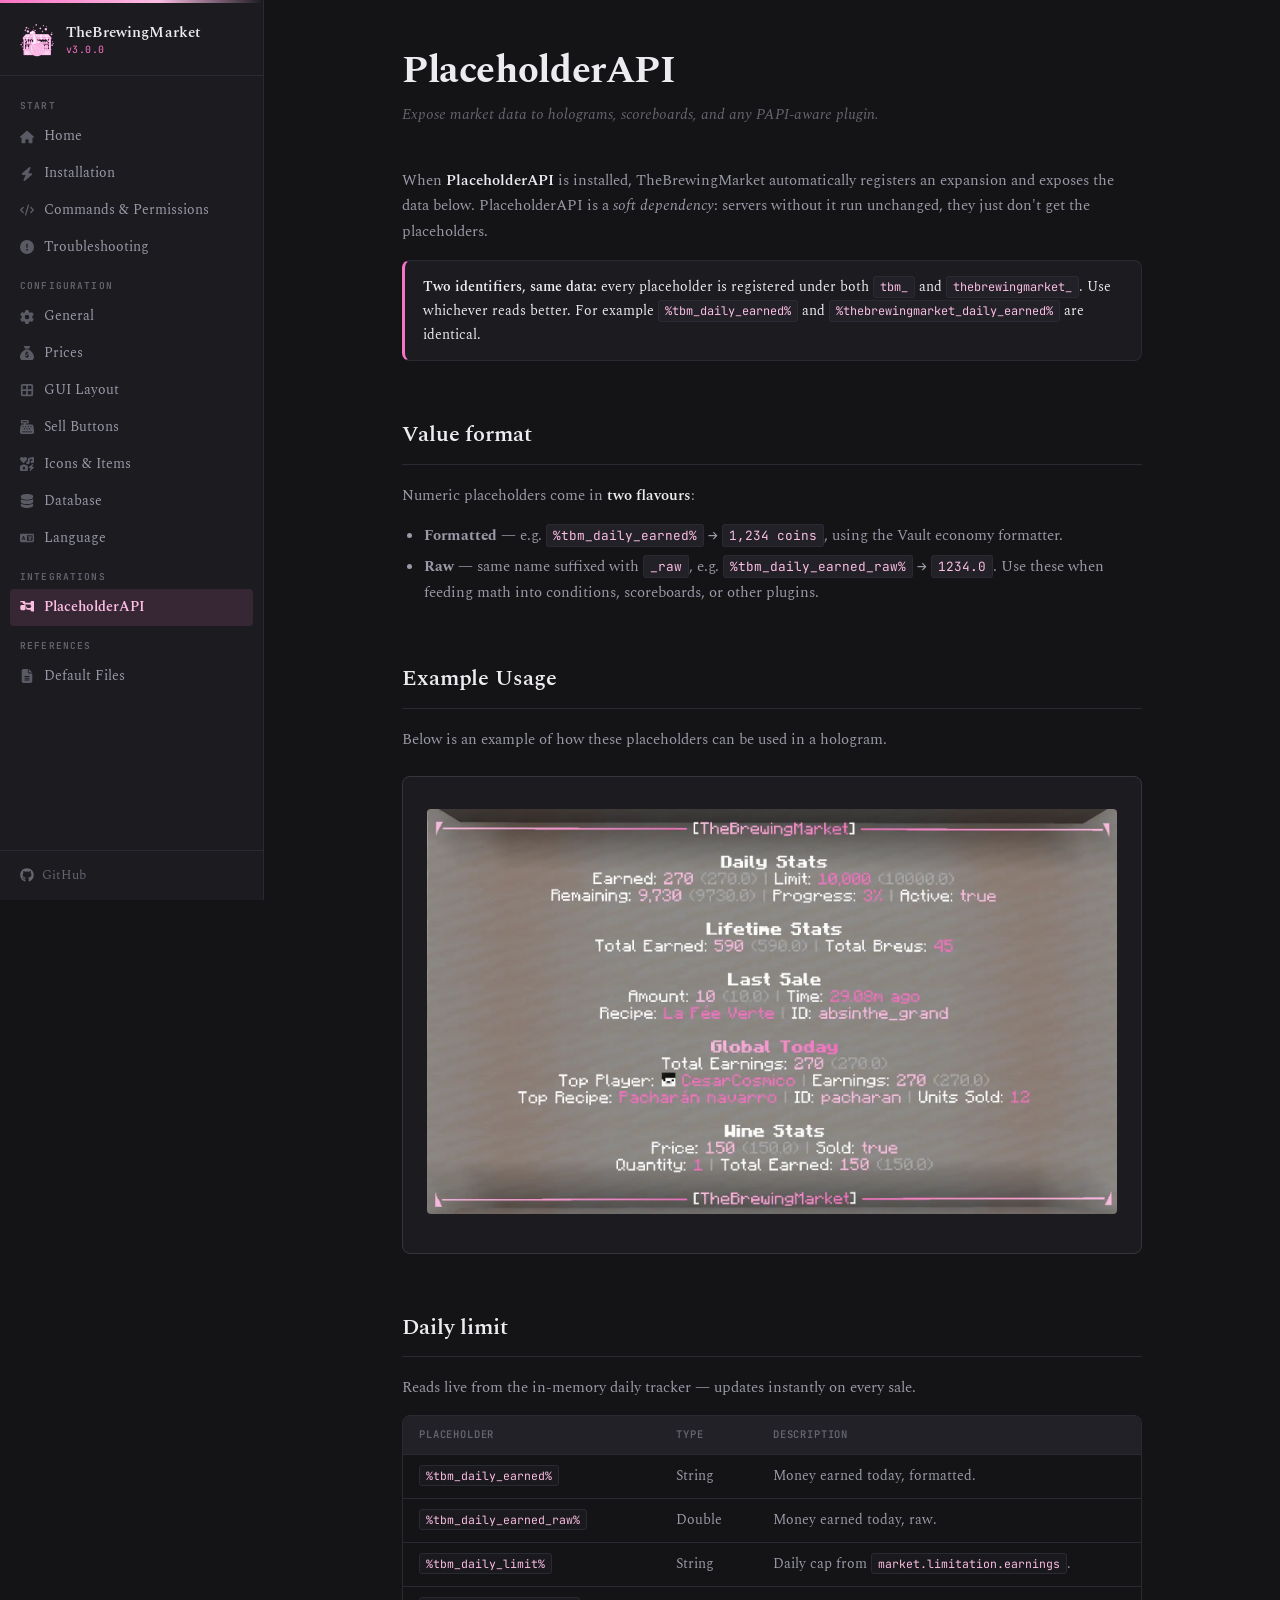
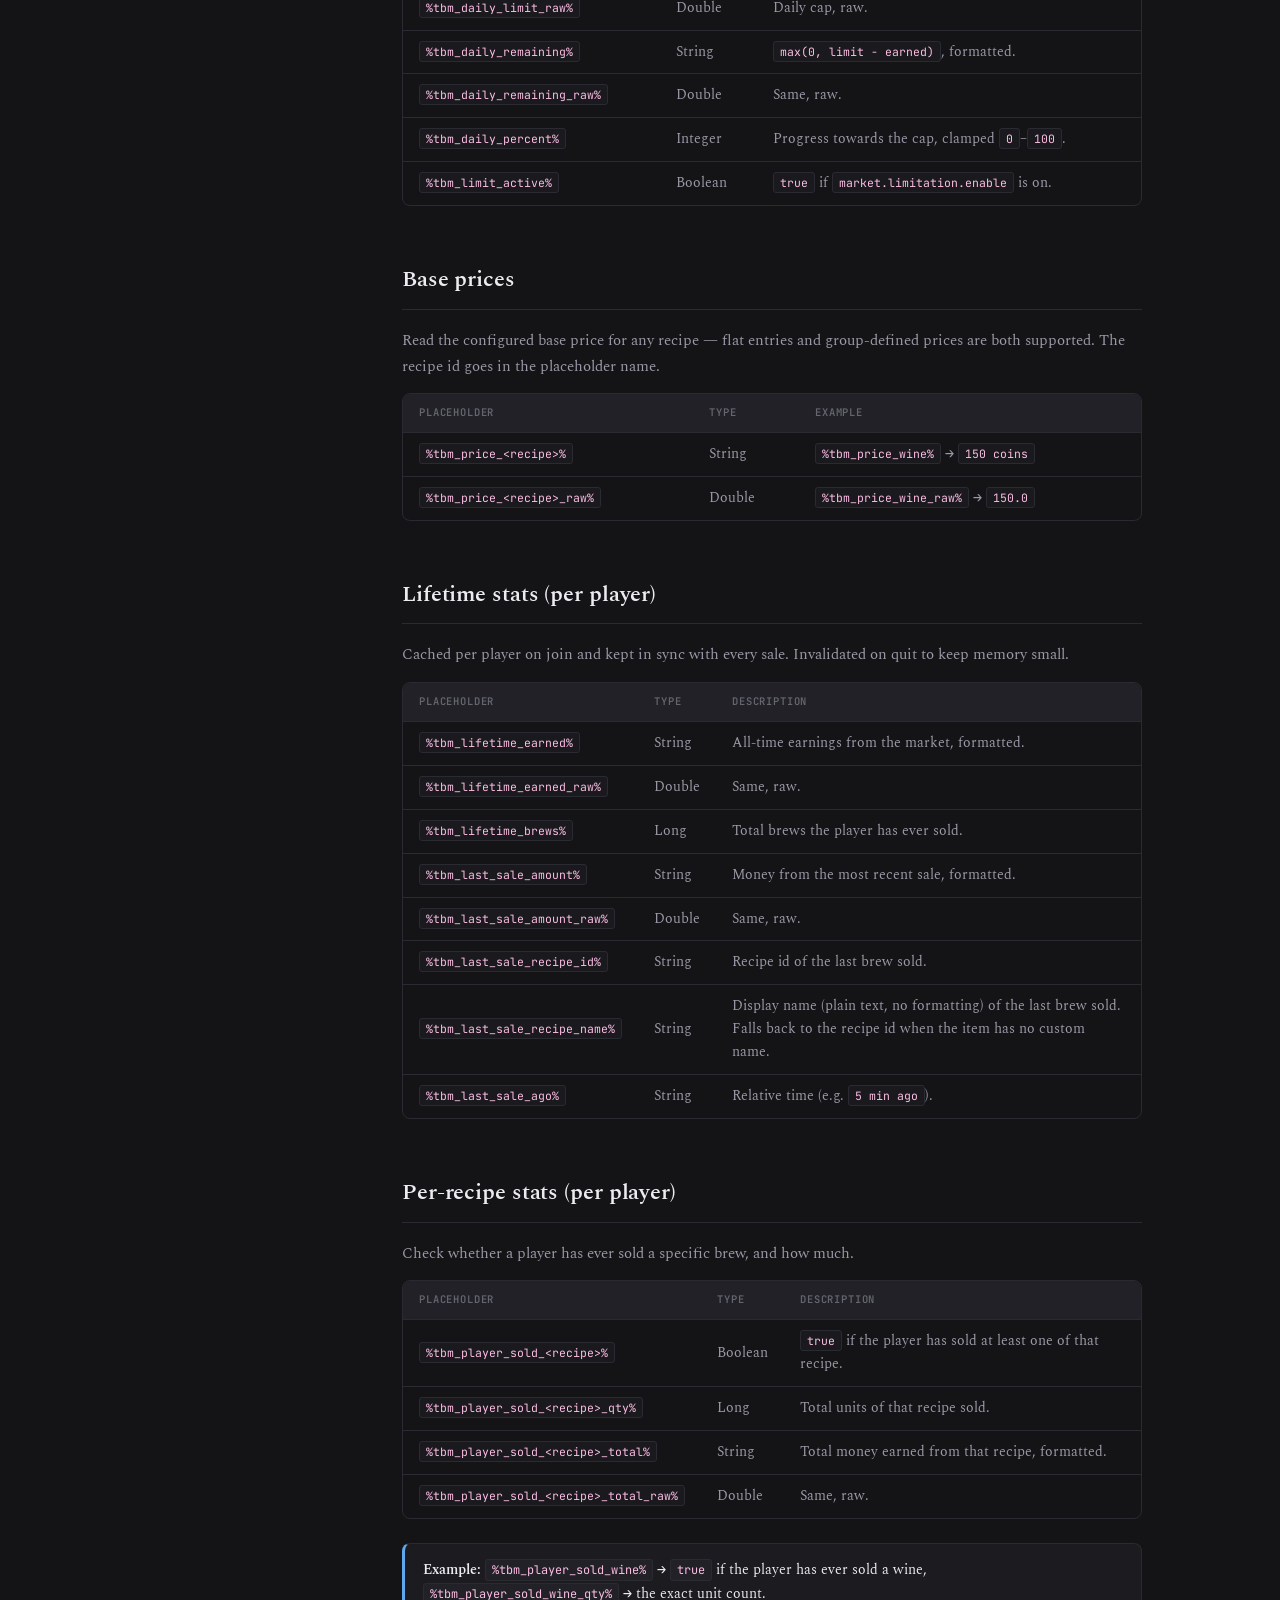
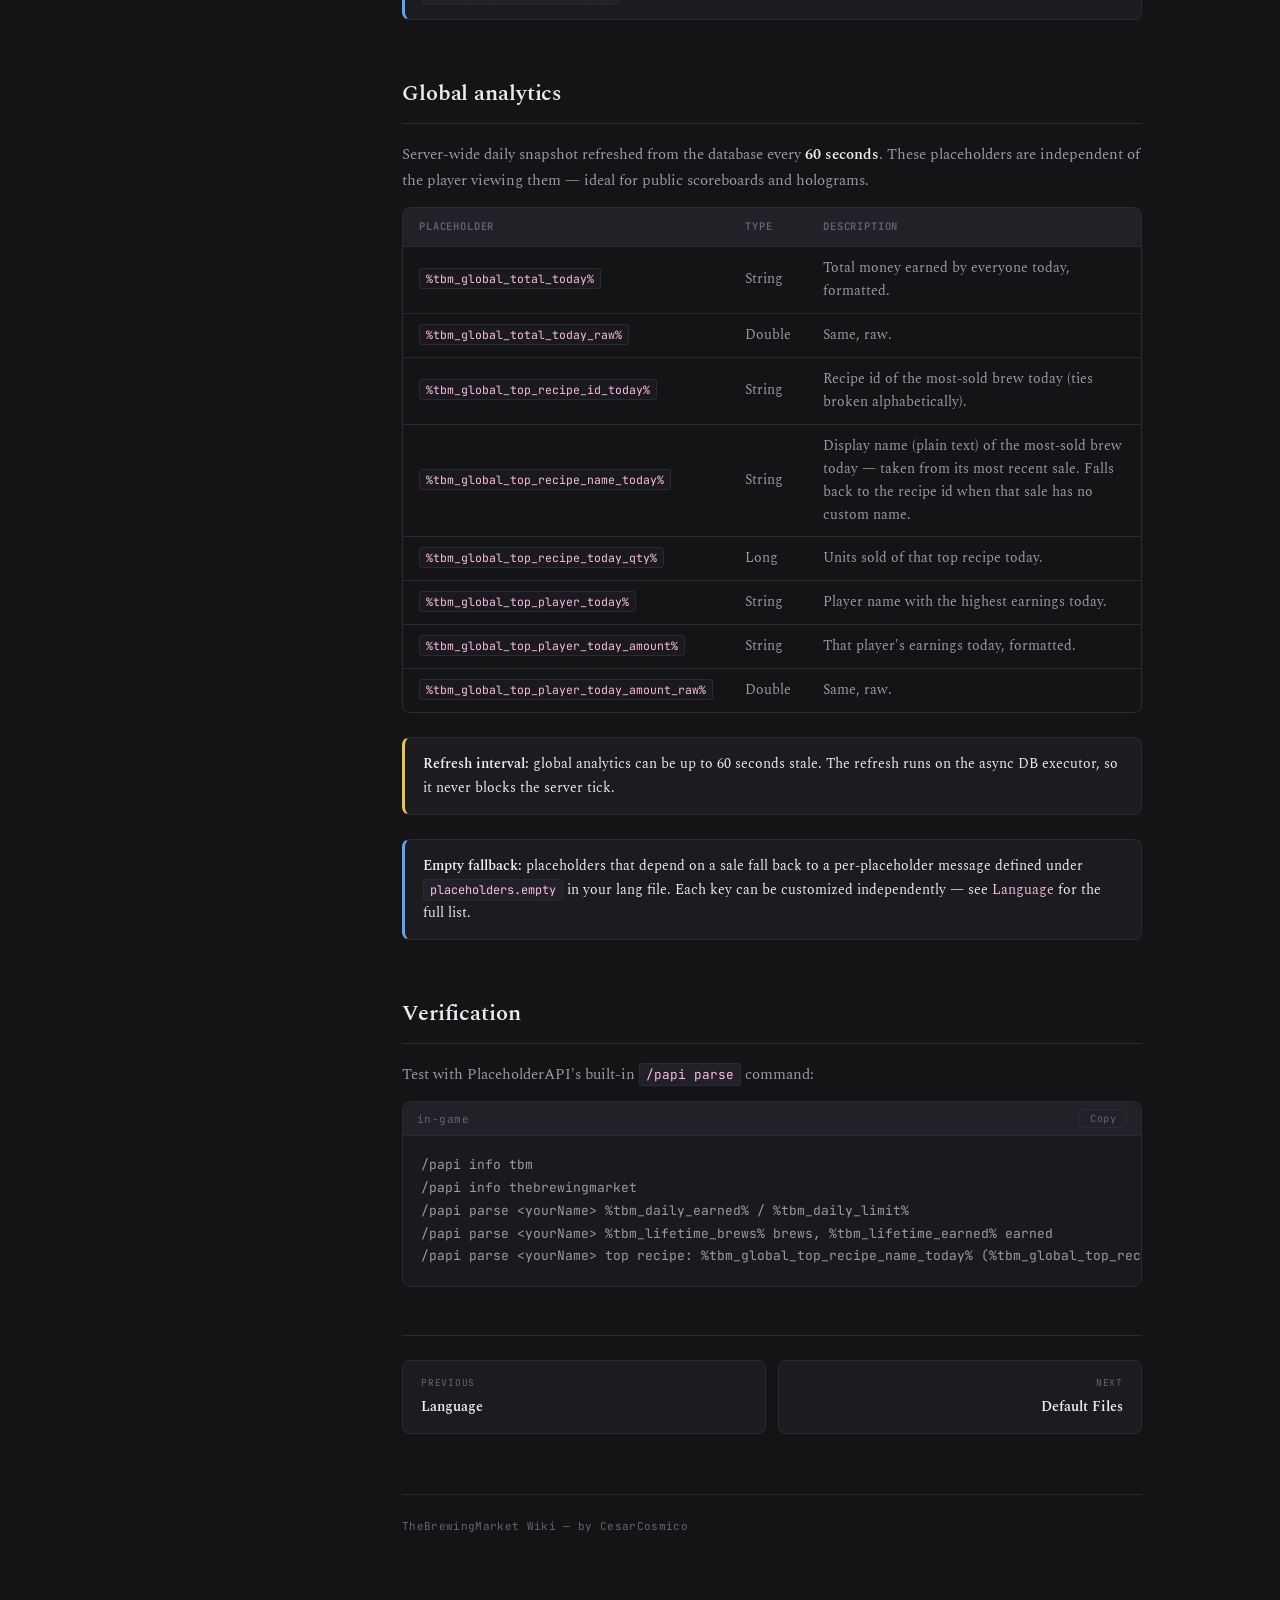
<file: placeholders.html>
<!DOCTYPE html>
<html lang="en">
<head>
    <meta charset="UTF-8">
    <meta name="viewport" content="width=device-width, initial-scale=1.0">
    <title>PlaceholderAPI — TheBrewingMarket Wiki</title>
    <link rel="stylesheet" href="css/style.css">
</head>
<body>
<main class="content">
    <h1>PlaceholderAPI</h1>
    <p class="subtitle">Expose market data to holograms, scoreboards, and any PAPI-aware plugin.</p>

    <p>When <strong>PlaceholderAPI</strong> is installed, TheBrewingMarket automatically registers an expansion and exposes the data below. PlaceholderAPI is a <em>soft dependency</em>: servers without it run unchanged, they just don't get the placeholders.</p>

    <div class="info-box tip">
        <strong>Two identifiers, same data:</strong> every placeholder is registered under both <code>tbm_</code> and <code>thebrewingmarket_</code>. Use whichever reads better. For example <code>%tbm_daily_earned%</code> and <code>%thebrewingmarket_daily_earned%</code> are identical.
    </div>

    <h2>Value format</h2>
    <p>Numeric placeholders come in <strong>two flavours</strong>:</p>
    <ul>
        <li><strong>Formatted</strong> — e.g. <code>%tbm_daily_earned%</code> → <code>1,234 coins</code>, using the Vault economy formatter.</li>
        <li><strong>Raw</strong> — same name suffixed with <code>_raw</code>, e.g. <code>%tbm_daily_earned_raw%</code> → <code>1234.0</code>. Use these when feeding math into conditions, scoreboards, or other plugins.</li>
    </ul>

    <h2>Example Usage</h2>
    <p>Below is an example of how these placeholders can be used in a hologram.</p>

    <div class="img-placeholder">
        <img src="assets/images/TBM_Hologram.webp" alt="Example hologram using TBM placeholders">
    </div>

    <h2>Daily limit</h2>
    <p>Reads live from the in-memory daily tracker — updates instantly on every sale.</p>
    <div class="table-wrapper">
        <table>
            <thead><tr><th>Placeholder</th><th>Type</th><th>Description</th></tr></thead>
            <tbody>
            <tr><td><code>%tbm_daily_earned%</code></td><td>String</td><td>Money earned today, formatted.</td></tr>
            <tr><td><code>%tbm_daily_earned_raw%</code></td><td>Double</td><td>Money earned today, raw.</td></tr>
            <tr><td><code>%tbm_daily_limit%</code></td><td>String</td><td>Daily cap from <code>market.limitation.earnings</code>.</td></tr>
            <tr><td><code>%tbm_daily_limit_raw%</code></td><td>Double</td><td>Daily cap, raw.</td></tr>
            <tr><td><code>%tbm_daily_remaining%</code></td><td>String</td><td><code>max(0, limit − earned)</code>, formatted.</td></tr>
            <tr><td><code>%tbm_daily_remaining_raw%</code></td><td>Double</td><td>Same, raw.</td></tr>
            <tr><td><code>%tbm_daily_percent%</code></td><td>Integer</td><td>Progress towards the cap, clamped <code>0</code>–<code>100</code>.</td></tr>
            <tr><td><code>%tbm_limit_active%</code></td><td>Boolean</td><td><code>true</code> if <code>market.limitation.enable</code> is on.</td></tr>
            </tbody>
        </table>
    </div>

    <h2>Base prices</h2>
    <p>Read the configured base price for any recipe — flat entries and group-defined prices are both supported. The recipe id goes in the placeholder name.</p>
    <div class="table-wrapper">
        <table>
            <thead><tr><th>Placeholder</th><th>Type</th><th>Example</th></tr></thead>
            <tbody>
            <tr><td><code>%tbm_price_&lt;recipe&gt;%</code></td><td>String</td><td><code>%tbm_price_wine%</code> → <code>150 coins</code></td></tr>
            <tr><td><code>%tbm_price_&lt;recipe&gt;_raw%</code></td><td>Double</td><td><code>%tbm_price_wine_raw%</code> → <code>150.0</code></td></tr>
            </tbody>
        </table>
    </div>

    <h2>Lifetime stats (per player)</h2>
    <p>Cached per player on join and kept in sync with every sale. Invalidated on quit to keep memory small.</p>
    <div class="table-wrapper">
        <table>
            <thead><tr><th>Placeholder</th><th>Type</th><th>Description</th></tr></thead>
            <tbody>
            <tr><td><code>%tbm_lifetime_earned%</code></td><td>String</td><td>All-time earnings from the market, formatted.</td></tr>
            <tr><td><code>%tbm_lifetime_earned_raw%</code></td><td>Double</td><td>Same, raw.</td></tr>
            <tr><td><code>%tbm_lifetime_brews%</code></td><td>Long</td><td>Total brews the player has ever sold.</td></tr>
            <tr><td><code>%tbm_last_sale_amount%</code></td><td>String</td><td>Money from the most recent sale, formatted.</td></tr>
            <tr><td><code>%tbm_last_sale_amount_raw%</code></td><td>Double</td><td>Same, raw.</td></tr>
            <tr><td><code>%tbm_last_sale_recipe_id%</code></td><td>String</td><td>Recipe id of the last brew sold.</td></tr>
            <tr><td><code>%tbm_last_sale_recipe_name%</code></td><td>String</td><td>Display name (plain text, no formatting) of the last brew sold. Falls back to the recipe id when the item has no custom name.</td></tr>
            <tr><td><code>%tbm_last_sale_ago%</code></td><td>String</td><td>Relative time (e.g. <code>5 min ago</code>).</td></tr>
            </tbody>
        </table>
    </div>

    <h2>Per-recipe stats (per player)</h2>
    <p>Check whether a player has ever sold a specific brew, and how much.</p>
    <div class="table-wrapper">
        <table>
            <thead><tr><th>Placeholder</th><th>Type</th><th>Description</th></tr></thead>
            <tbody>
            <tr><td><code>%tbm_player_sold_&lt;recipe&gt;%</code></td><td>Boolean</td><td><code>true</code> if the player has sold at least one of that recipe.</td></tr>
            <tr><td><code>%tbm_player_sold_&lt;recipe&gt;_qty%</code></td><td>Long</td><td>Total units of that recipe sold.</td></tr>
            <tr><td><code>%tbm_player_sold_&lt;recipe&gt;_total%</code></td><td>String</td><td>Total money earned from that recipe, formatted.</td></tr>
            <tr><td><code>%tbm_player_sold_&lt;recipe&gt;_total_raw%</code></td><td>Double</td><td>Same, raw.</td></tr>
            </tbody>
        </table>
    </div>

    <div class="info-box note">
        <strong>Example:</strong> <code>%tbm_player_sold_wine%</code> → <code>true</code> if the player has ever sold a wine, <code>%tbm_player_sold_wine_qty%</code> → the exact unit count.
    </div>

    <h2>Global analytics</h2>
    <p>Server-wide daily snapshot refreshed from the database every <strong>60 seconds</strong>. These placeholders are independent of the player viewing them — ideal for public scoreboards and holograms.</p>
    <div class="table-wrapper">
        <table>
            <thead><tr><th>Placeholder</th><th>Type</th><th>Description</th></tr></thead>
            <tbody>
            <tr><td><code>%tbm_global_total_today%</code></td><td>String</td><td>Total money earned by everyone today, formatted.</td></tr>
            <tr><td><code>%tbm_global_total_today_raw%</code></td><td>Double</td><td>Same, raw.</td></tr>
            <tr><td><code>%tbm_global_top_recipe_id_today%</code></td><td>String</td><td>Recipe id of the most-sold brew today (ties broken alphabetically).</td></tr>
            <tr><td><code>%tbm_global_top_recipe_name_today%</code></td><td>String</td><td>Display name (plain text) of the most-sold brew today — taken from its most recent sale. Falls back to the recipe id when that sale has no custom name.</td></tr>
            <tr><td><code>%tbm_global_top_recipe_today_qty%</code></td><td>Long</td><td>Units sold of that top recipe today.</td></tr>
            <tr><td><code>%tbm_global_top_player_today%</code></td><td>String</td><td>Player name with the highest earnings today.</td></tr>
            <tr><td><code>%tbm_global_top_player_today_amount%</code></td><td>String</td><td>That player's earnings today, formatted.</td></tr>
            <tr><td><code>%tbm_global_top_player_today_amount_raw%</code></td><td>Double</td><td>Same, raw.</td></tr>
            </tbody>
        </table>
    </div>

    <div class="info-box warning">
        <strong>Refresh interval:</strong> global analytics can be up to 60 seconds stale. The refresh runs on the async DB executor, so it never blocks the server tick.
    </div>

    <div class="info-box note">
        <strong>Empty fallback:</strong> placeholders that depend on a sale fall back to a per-placeholder message defined under <code>placeholders.empty</code> in your lang file. Each key can be customized independently — see <a href="language.html">Language</a> for the full list.
    </div>

    <h2>Verification</h2>
    <p>Test with PlaceholderAPI's built-in <code>/papi parse</code> command:</p>
    <div class="code-block">
        <div class="code-header"><span>in-game</span><button class="copy-btn">Copy</button></div>
        <pre data-lang="text">/papi info tbm
/papi info thebrewingmarket
/papi parse &lt;yourName&gt; %tbm_daily_earned% / %tbm_daily_limit%
/papi parse &lt;yourName&gt; %tbm_lifetime_brews% brews, %tbm_lifetime_earned% earned
/papi parse &lt;yourName&gt; top recipe: %tbm_global_top_recipe_name_today% (%tbm_global_top_recipe_today_qty%)</pre>
    </div>
</main>
<script src="js/site.js"></script>
</body>
</html>
</file>
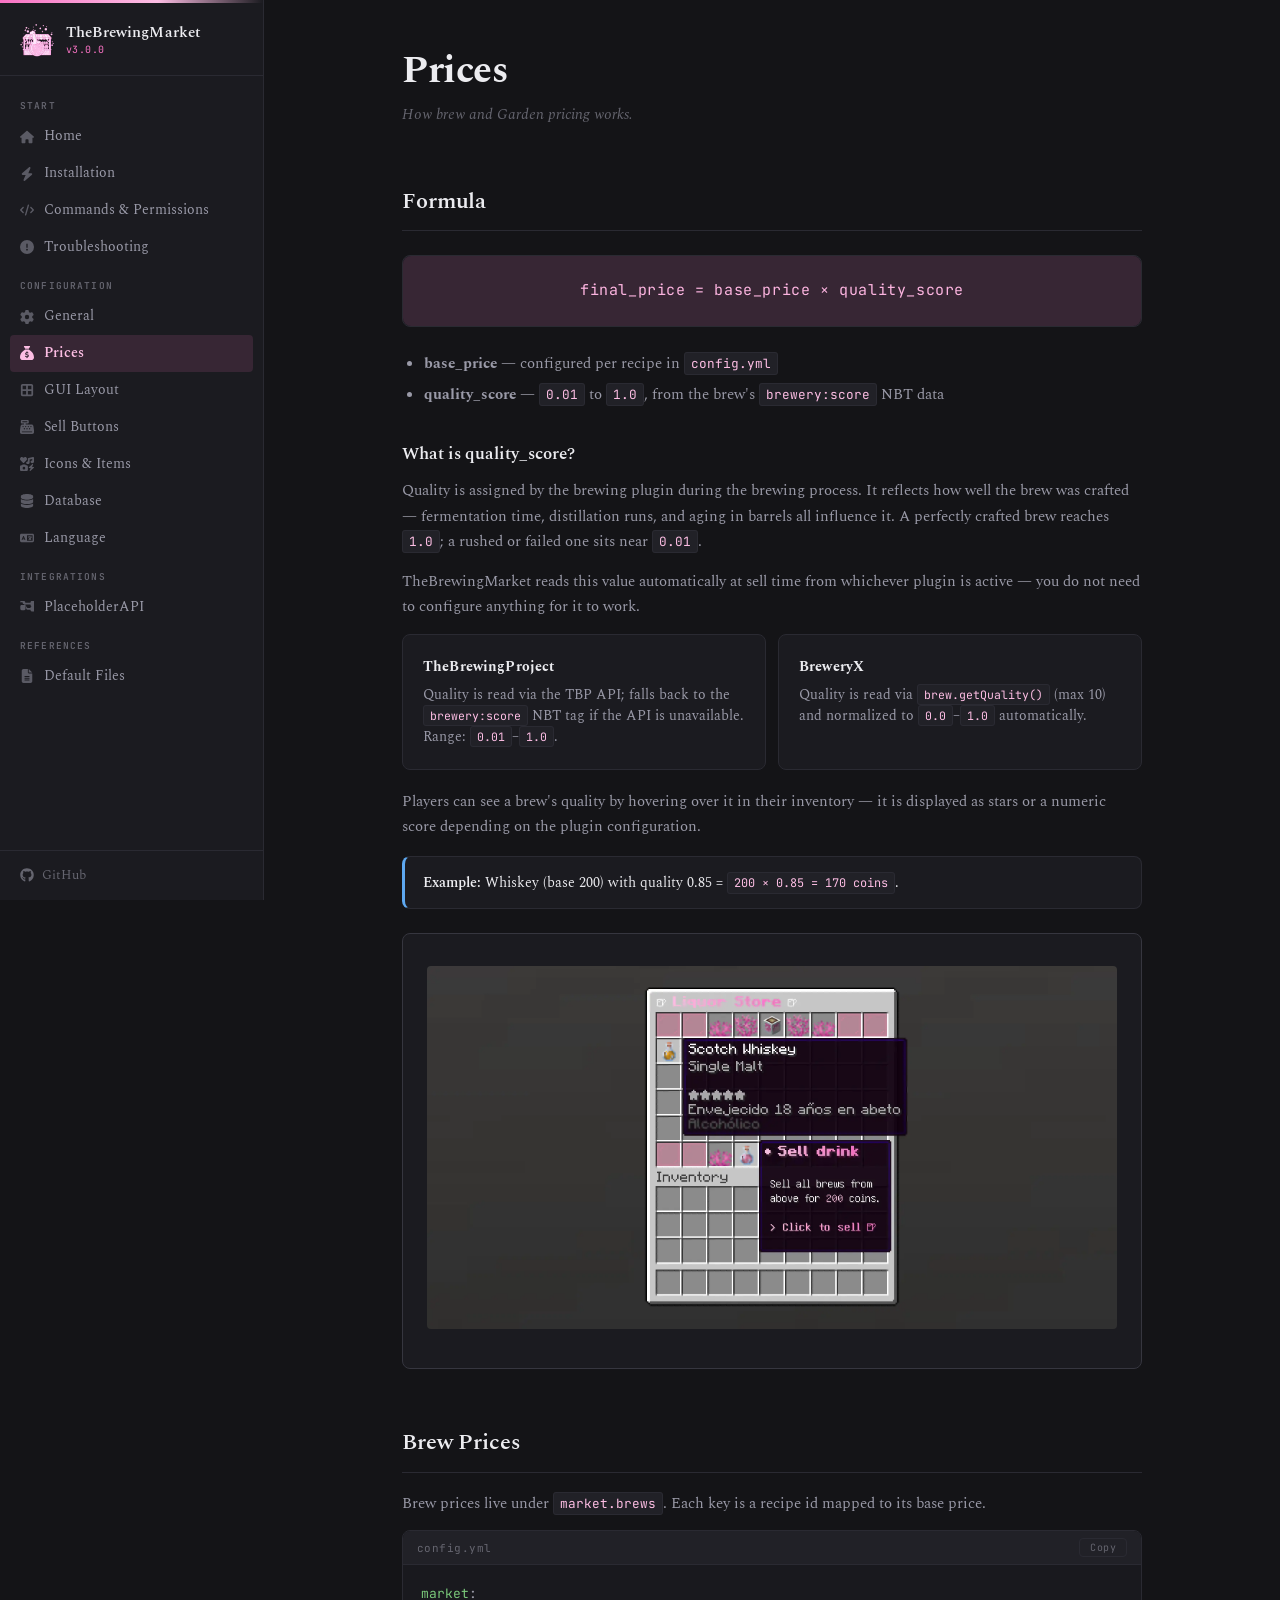
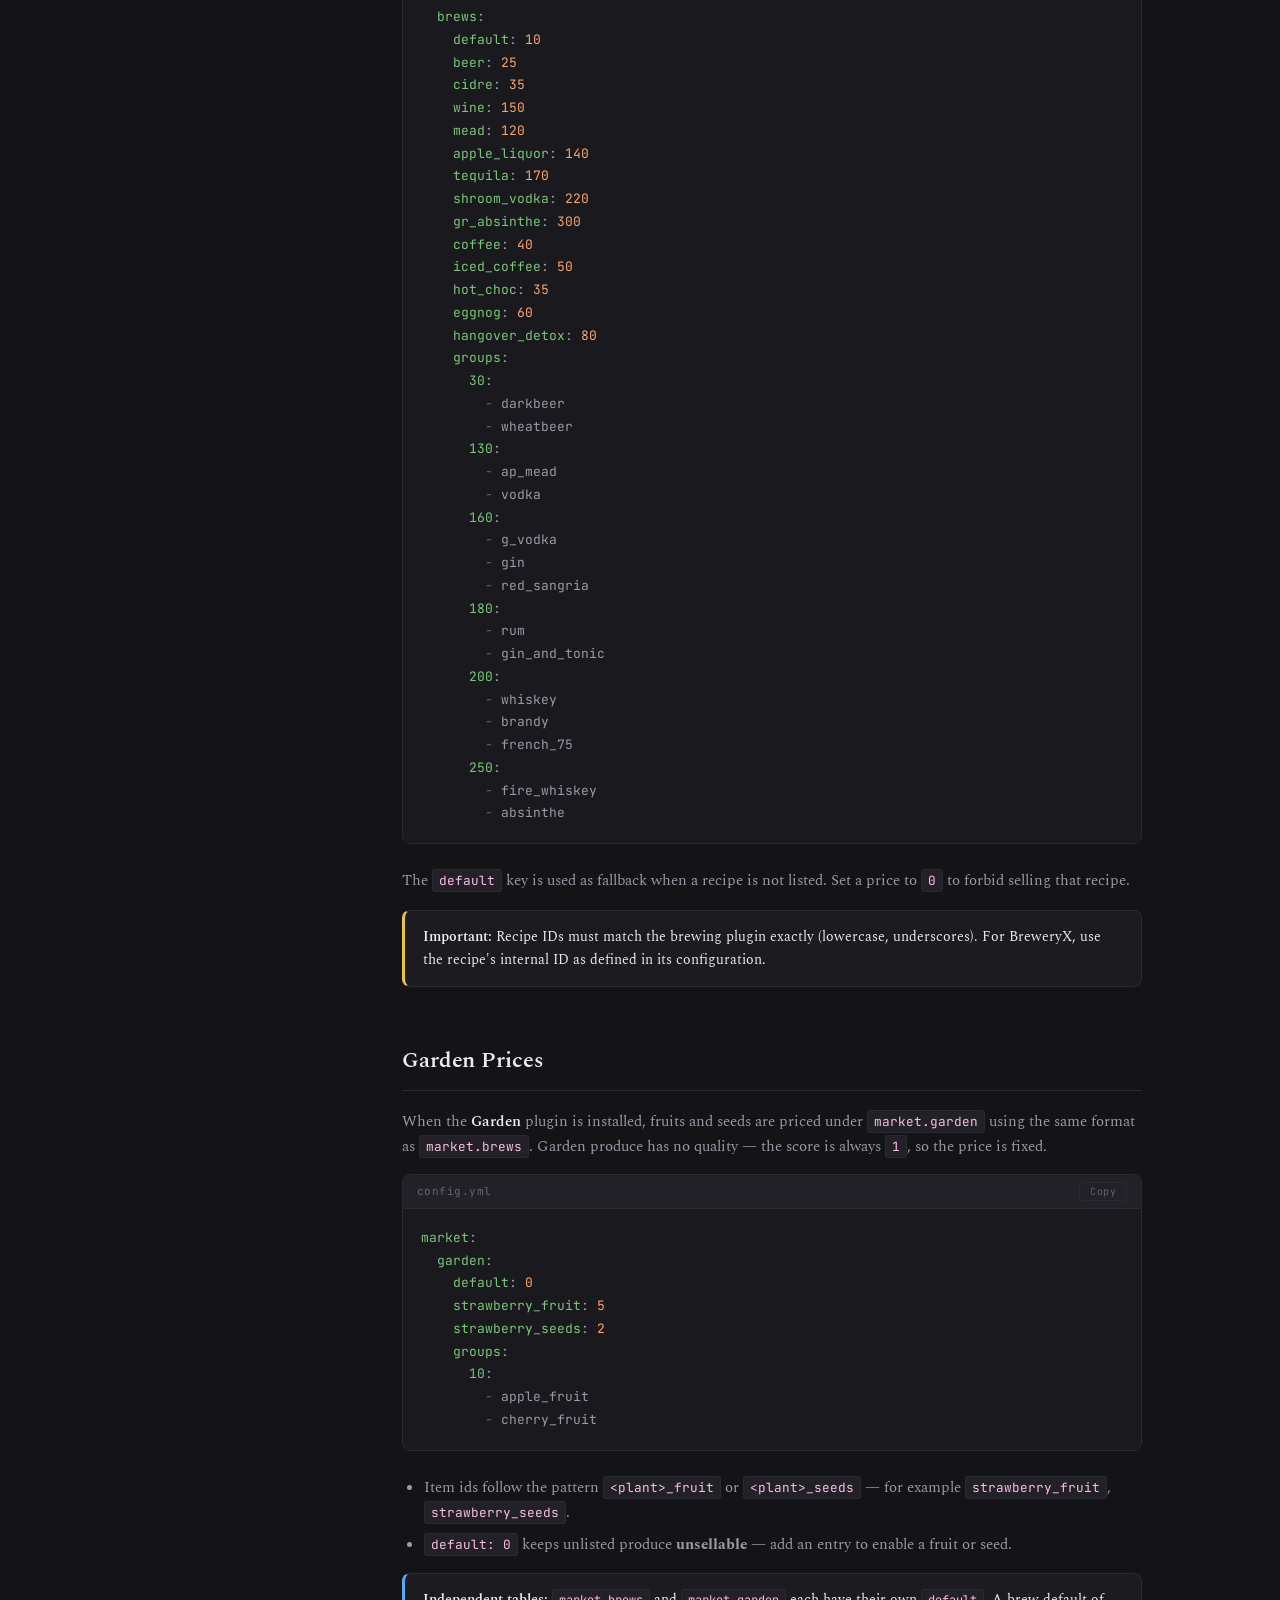
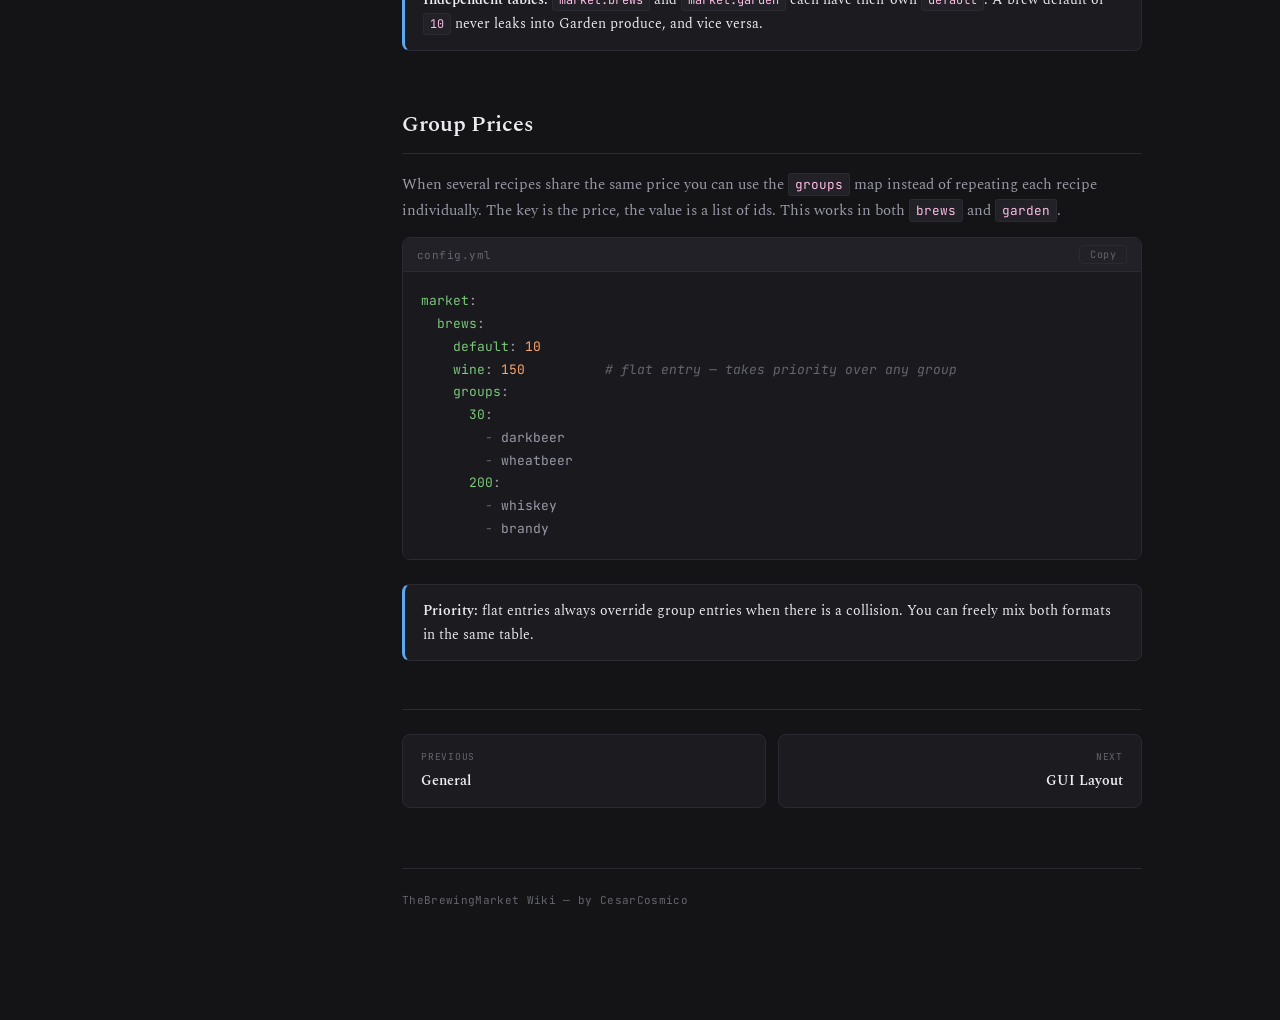
<file: prices.html>
<!DOCTYPE html>
<html lang="en">
<head>
    <meta charset="UTF-8">
    <meta name="viewport" content="width=device-width, initial-scale=1.0">
    <title>Prices — TheBrewingMarket Wiki</title>
    <link rel="stylesheet" href="css/style.css">
</head>
<body>
<main class="content">
    <h1>Prices</h1>
    <p class="subtitle">How brew and Garden pricing works.</p>

    <h2>Formula</h2>
    <div class="formula">final_price = base_price &times; quality_score</div>
    <ul>
        <li><strong>base_price</strong> &mdash; configured per recipe in <code>config.yml</code></li>
        <li><strong>quality_score</strong> &mdash; <code>0.01</code> to <code>1.0</code>, from the brew's <code>brewery:score</code> NBT data</li>
    </ul>

    <h3>What is quality_score?</h3>
    <p>Quality is assigned by the brewing plugin during the brewing process. It reflects how well the brew was crafted — fermentation time, distillation runs, and aging in barrels all influence it. A perfectly crafted brew reaches <code>1.0</code>; a rushed or failed one sits near <code>0.01</code>.</p>
    <p>TheBrewingMarket reads this value automatically at sell time from whichever plugin is active — you do not need to configure anything for it to work.</p>
    <div class="card-grid">
        <div class="card">
            <h3>TheBrewingProject</h3>
            <p>Quality is read via the TBP API; falls back to the <code>brewery:score</code> NBT tag if the API is unavailable. Range: <code>0.01</code>–<code>1.0</code>.</p>
        </div>
        <div class="card">
            <h3>BreweryX</h3>
            <p>Quality is read via <code>brew.getQuality()</code> (max 10) and normalized to <code>0.0</code>–<code>1.0</code> automatically.</p>
        </div>
    </div>
    <p style="margin-top:1.2rem">Players can see a brew's quality by hovering over it in their inventory — it is displayed as stars or a numeric score depending on the plugin configuration.</p>

    <div class="info-box note">
        <strong>Example:</strong> Whiskey (base 200) with quality 0.85 = <code>200 &times; 0.85 = 170 coins</code>.
    </div>

    <div class="img-placeholder">
        <img src="assets/images/TBP_Formula.webp">
    </div>

    <h2>Brew Prices</h2>
    <p>Brew prices live under <code>market.brews</code>. Each key is a recipe id mapped to its base price.</p>
    <div class="code-block">
        <div class="code-header"><span>config.yml</span><button class="copy-btn">Copy</button></div>
        <pre data-lang="yaml">market:
  brews:
    default: 10
    beer: 25
    cidre: 35
    wine: 150
    mead: 120
    apple_liquor: 140
    tequila: 170
    shroom_vodka: 220
    gr_absinthe: 300
    coffee: 40
    iced_coffee: 50
    hot_choc: 35
    eggnog: 60
    hangover_detox: 80
    groups:
      30:
        - darkbeer
        - wheatbeer
      130:
        - ap_mead
        - vodka
      160:
        - g_vodka
        - gin
        - red_sangria
      180:
        - rum
        - gin_and_tonic
      200:
        - whiskey
        - brandy
        - french_75
      250:
        - fire_whiskey
        - absinthe</pre>
    </div>

    <p>The <code>default</code> key is used as fallback when a recipe is not listed. Set a price to <code>0</code> to forbid selling that recipe.</p>

    <div class="info-box warning">
        <strong>Important:</strong> Recipe IDs must match the brewing plugin exactly (lowercase, underscores). For BreweryX, use the recipe's internal ID as defined in its configuration.
    </div>

    <h2>Garden Prices</h2>
    <p>When the <strong>Garden</strong> plugin is installed, fruits and seeds are priced under <code>market.garden</code> using the same format as <code>market.brews</code>. Garden produce has no quality — the score is always <code>1</code>, so the price is fixed.</p>
    <div class="code-block">
        <div class="code-header"><span>config.yml</span><button class="copy-btn">Copy</button></div>
        <pre data-lang="yaml">market:
  garden:
    default: 0
    strawberry_fruit: 5
    strawberry_seeds: 2
    groups:
      10:
        - apple_fruit
        - cherry_fruit</pre>
    </div>
    <ul>
        <li>Item ids follow the pattern <code>&lt;plant&gt;_fruit</code> or <code>&lt;plant&gt;_seeds</code> — for example <code>strawberry_fruit</code>, <code>strawberry_seeds</code>.</li>
        <li><code>default: 0</code> keeps unlisted produce <strong>unsellable</strong> — add an entry to enable a fruit or seed.</li>
    </ul>
    <div class="info-box note">
        <strong>Independent tables:</strong> <code>market.brews</code> and <code>market.garden</code> each have their own <code>default</code>. A brew default of <code>10</code> never leaks into Garden produce, and vice versa.
    </div>

    <h2>Group Prices</h2>
    <p>When several recipes share the same price you can use the <code>groups</code> map instead of repeating each recipe individually. The key is the price, the value is a list of ids. This works in both <code>brews</code> and <code>garden</code>.</p>
    <div class="code-block">
        <div class="code-header"><span>config.yml</span><button class="copy-btn">Copy</button></div>
        <pre data-lang="yaml">market:
  brews:
    default: 10
    wine: 150          # flat entry — takes priority over any group
    groups:
      30:
        - darkbeer
        - wheatbeer
      200:
        - whiskey
        - brandy</pre>
    </div>

    <div class="info-box note">
        <strong>Priority:</strong> flat entries always override group entries when there is a collision. You can freely mix both formats in the same table.
    </div>
</main>
<script src="js/site.js"></script>
</body>
</html>
</file>
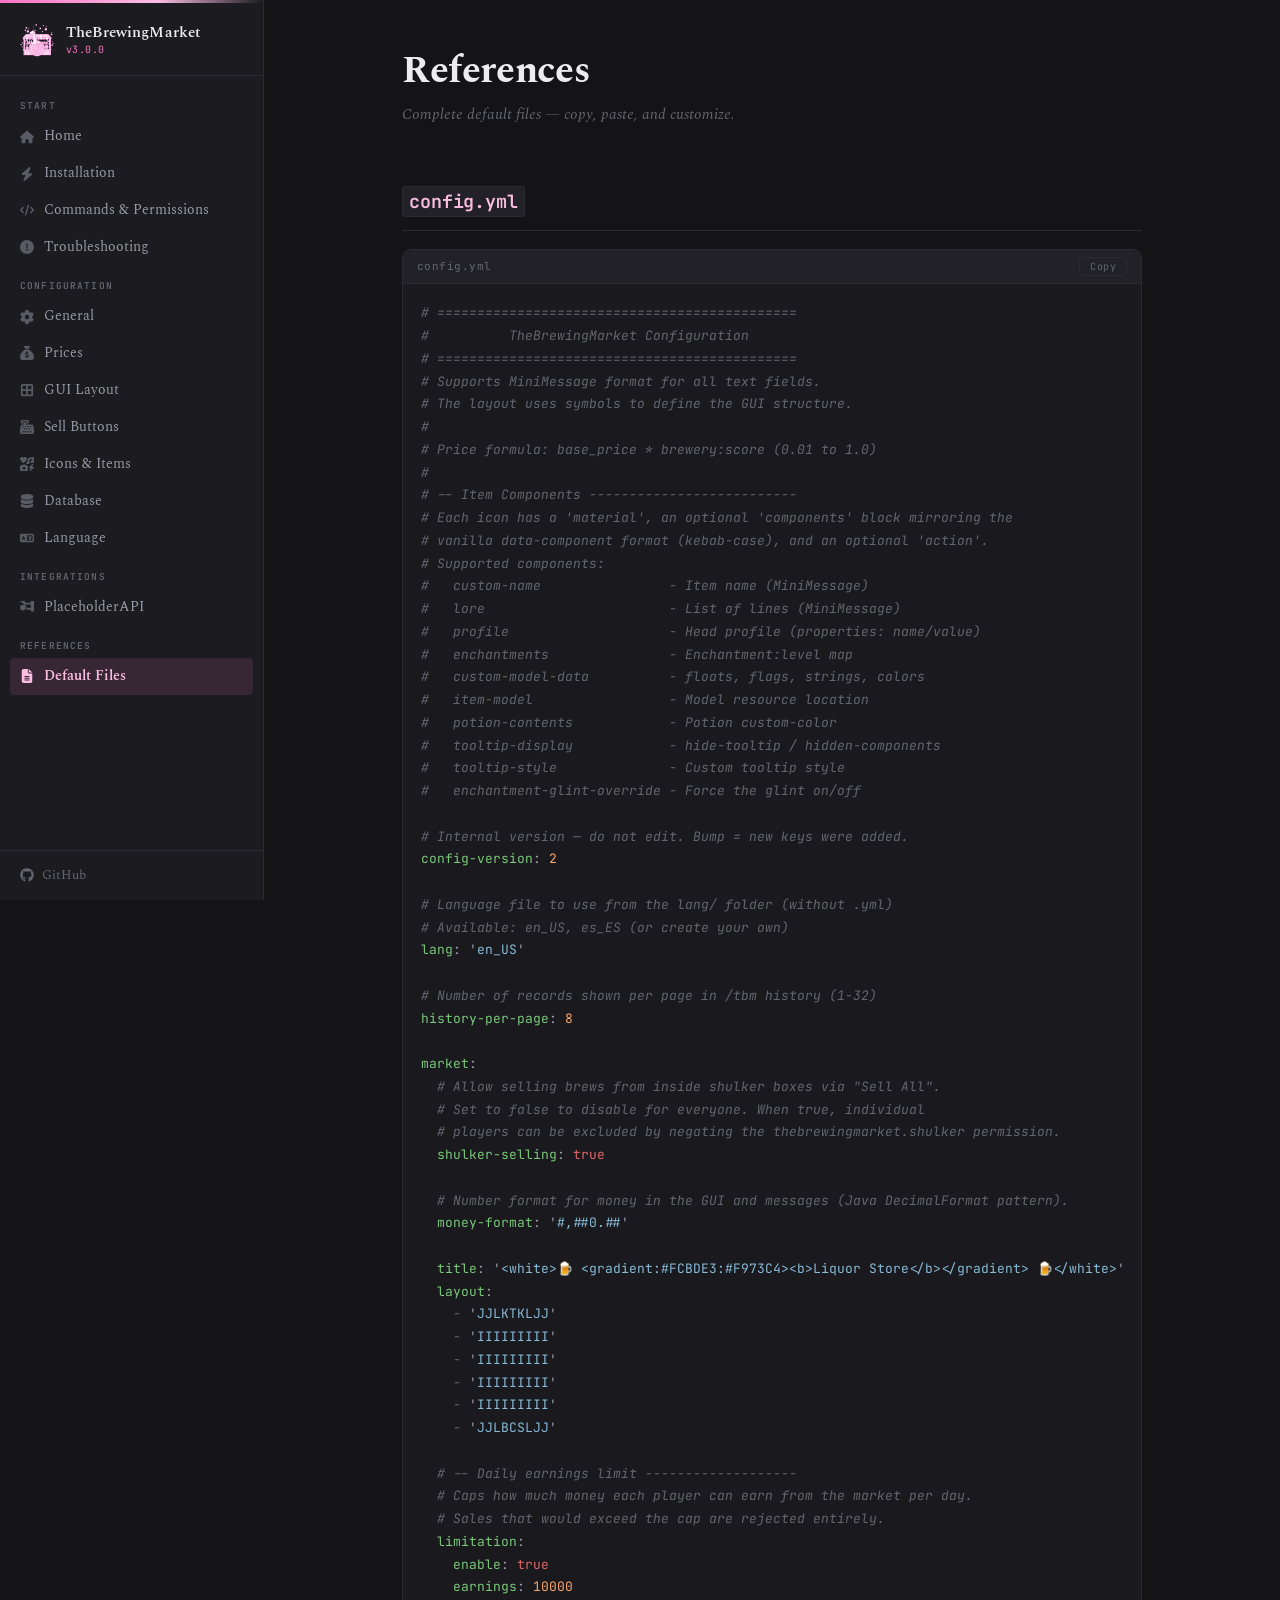
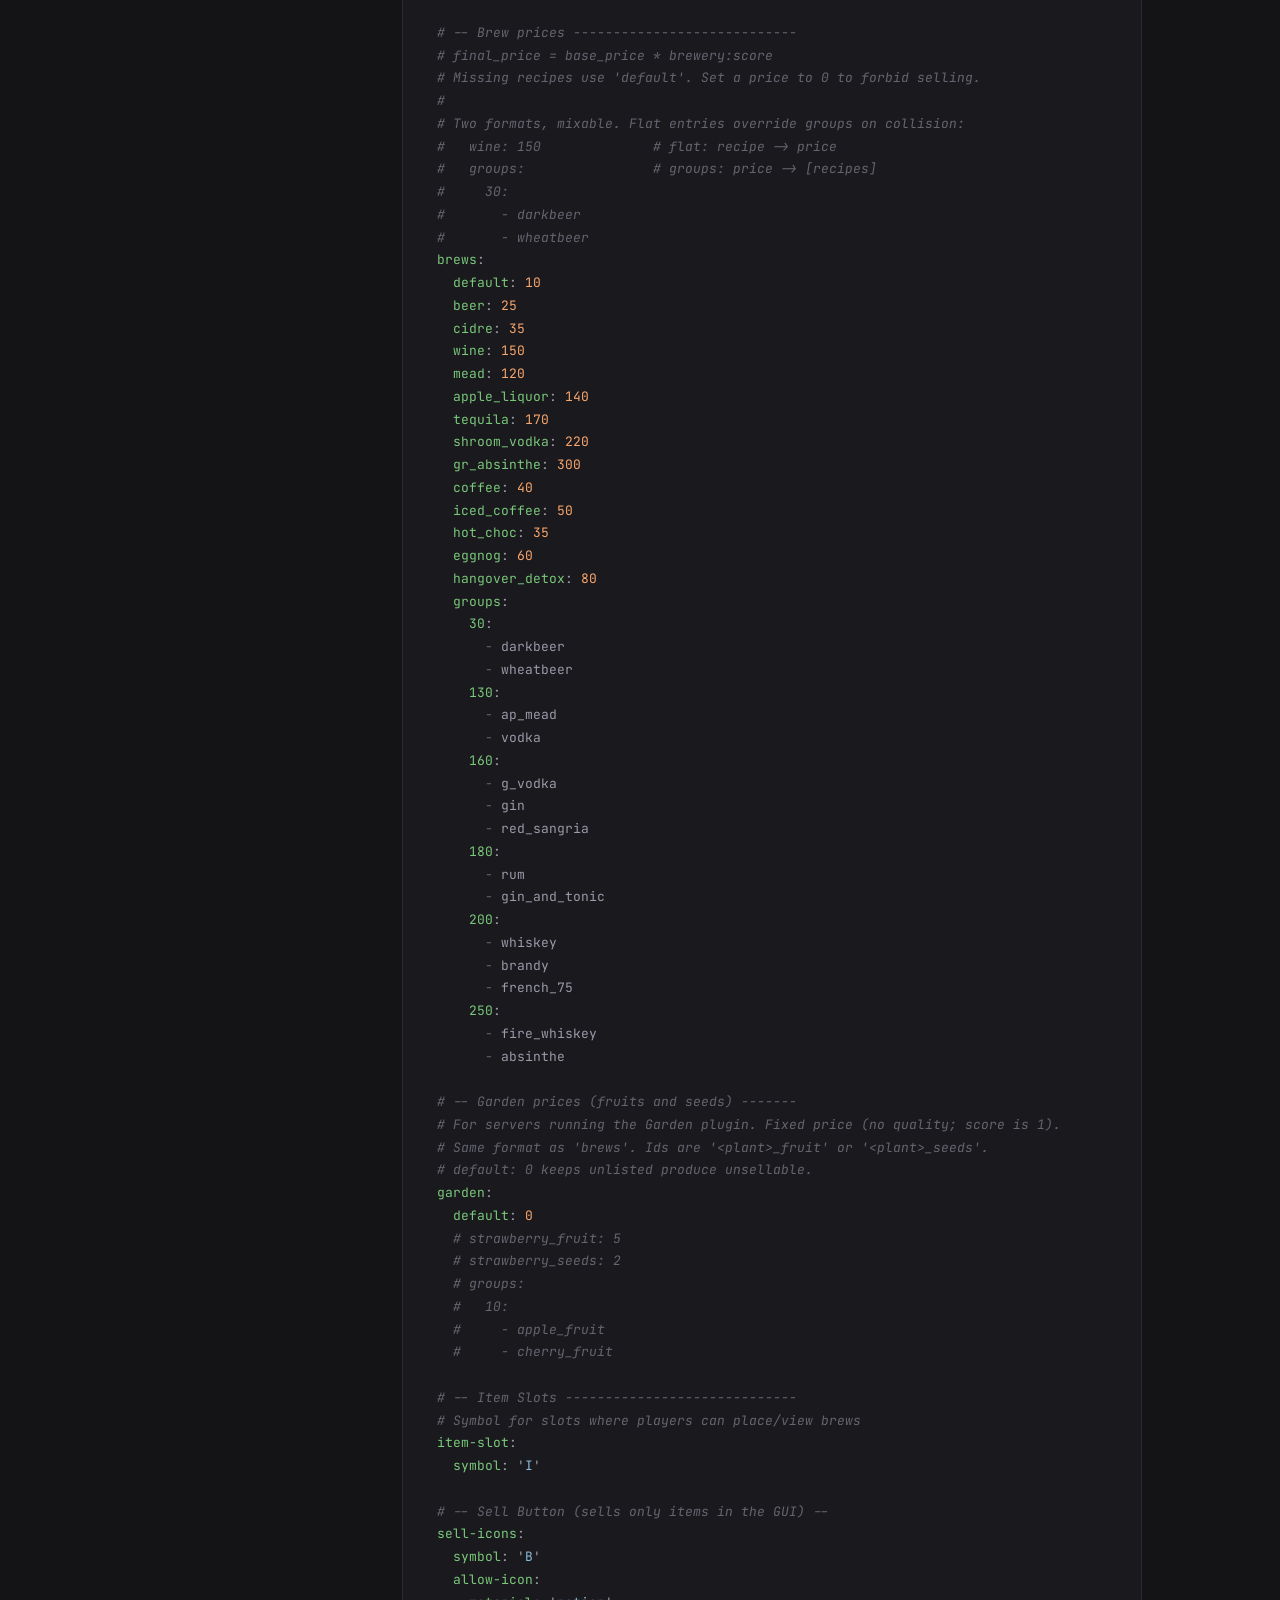
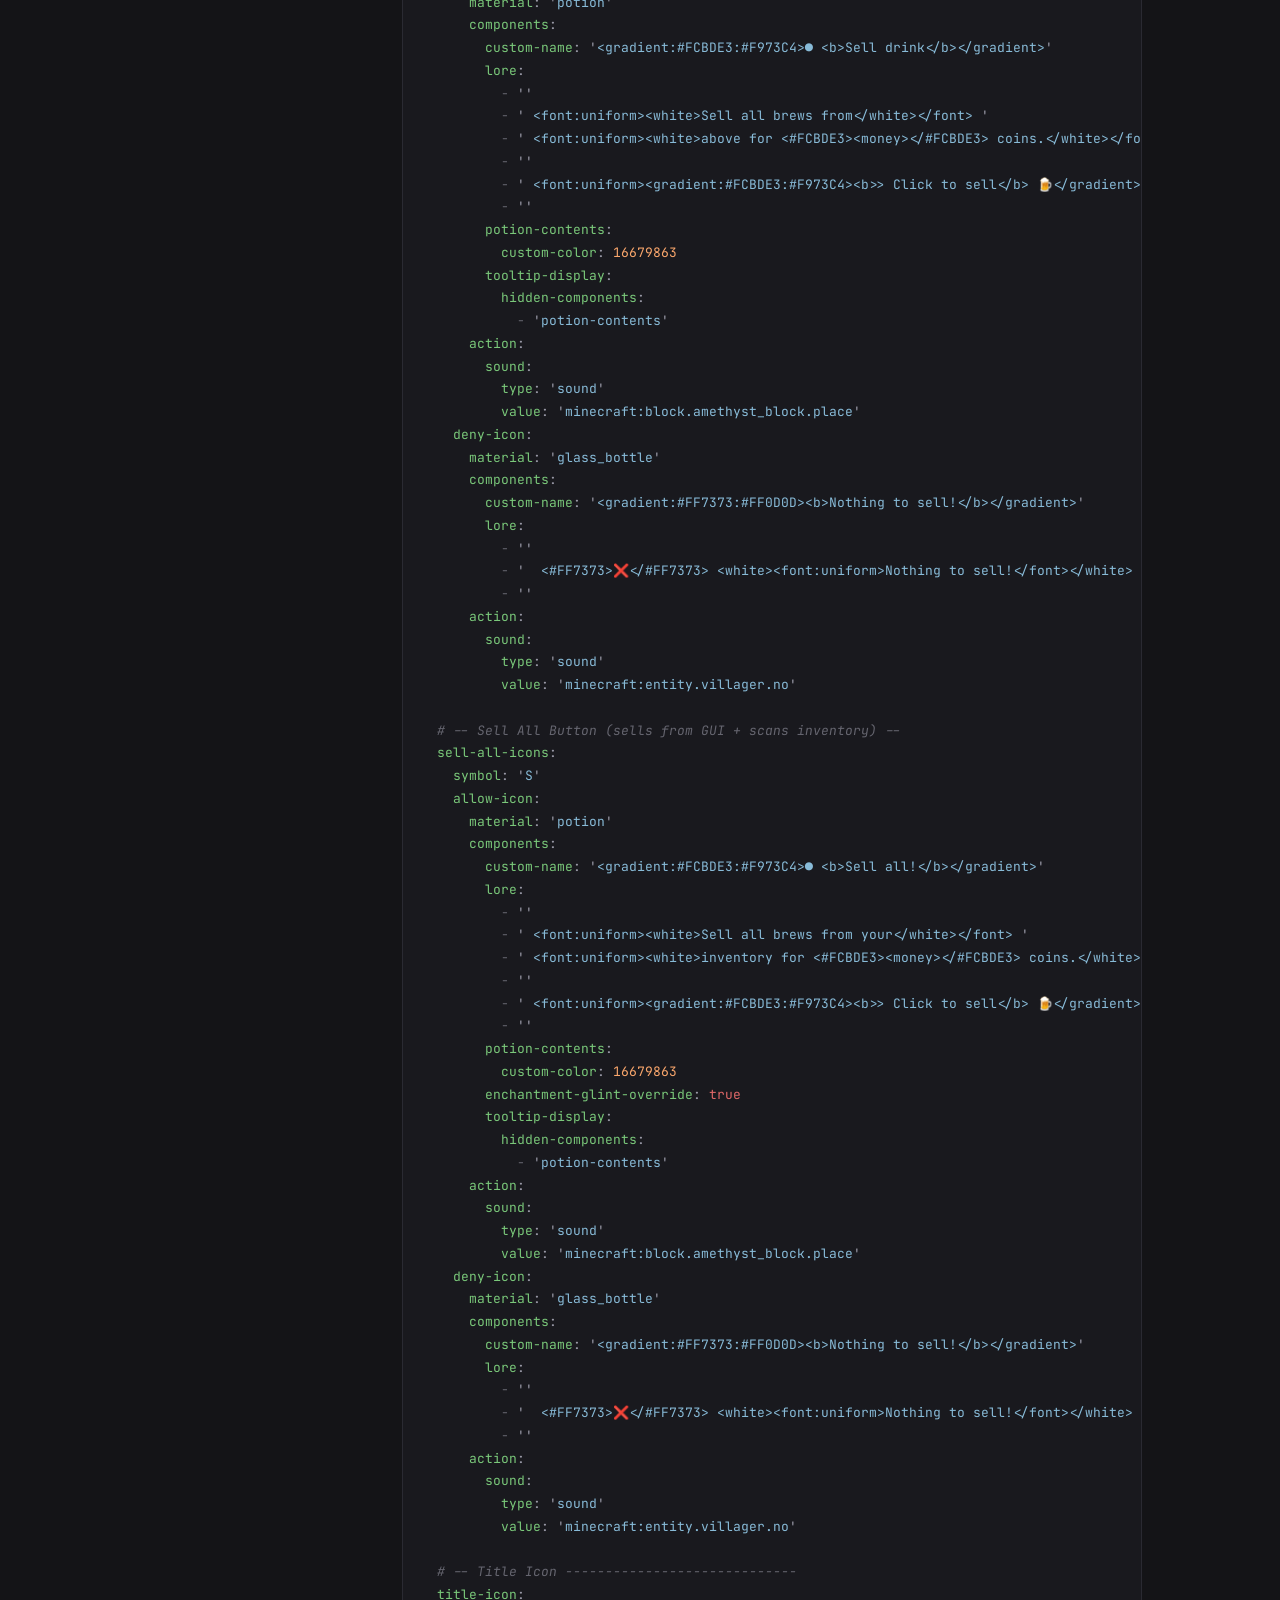
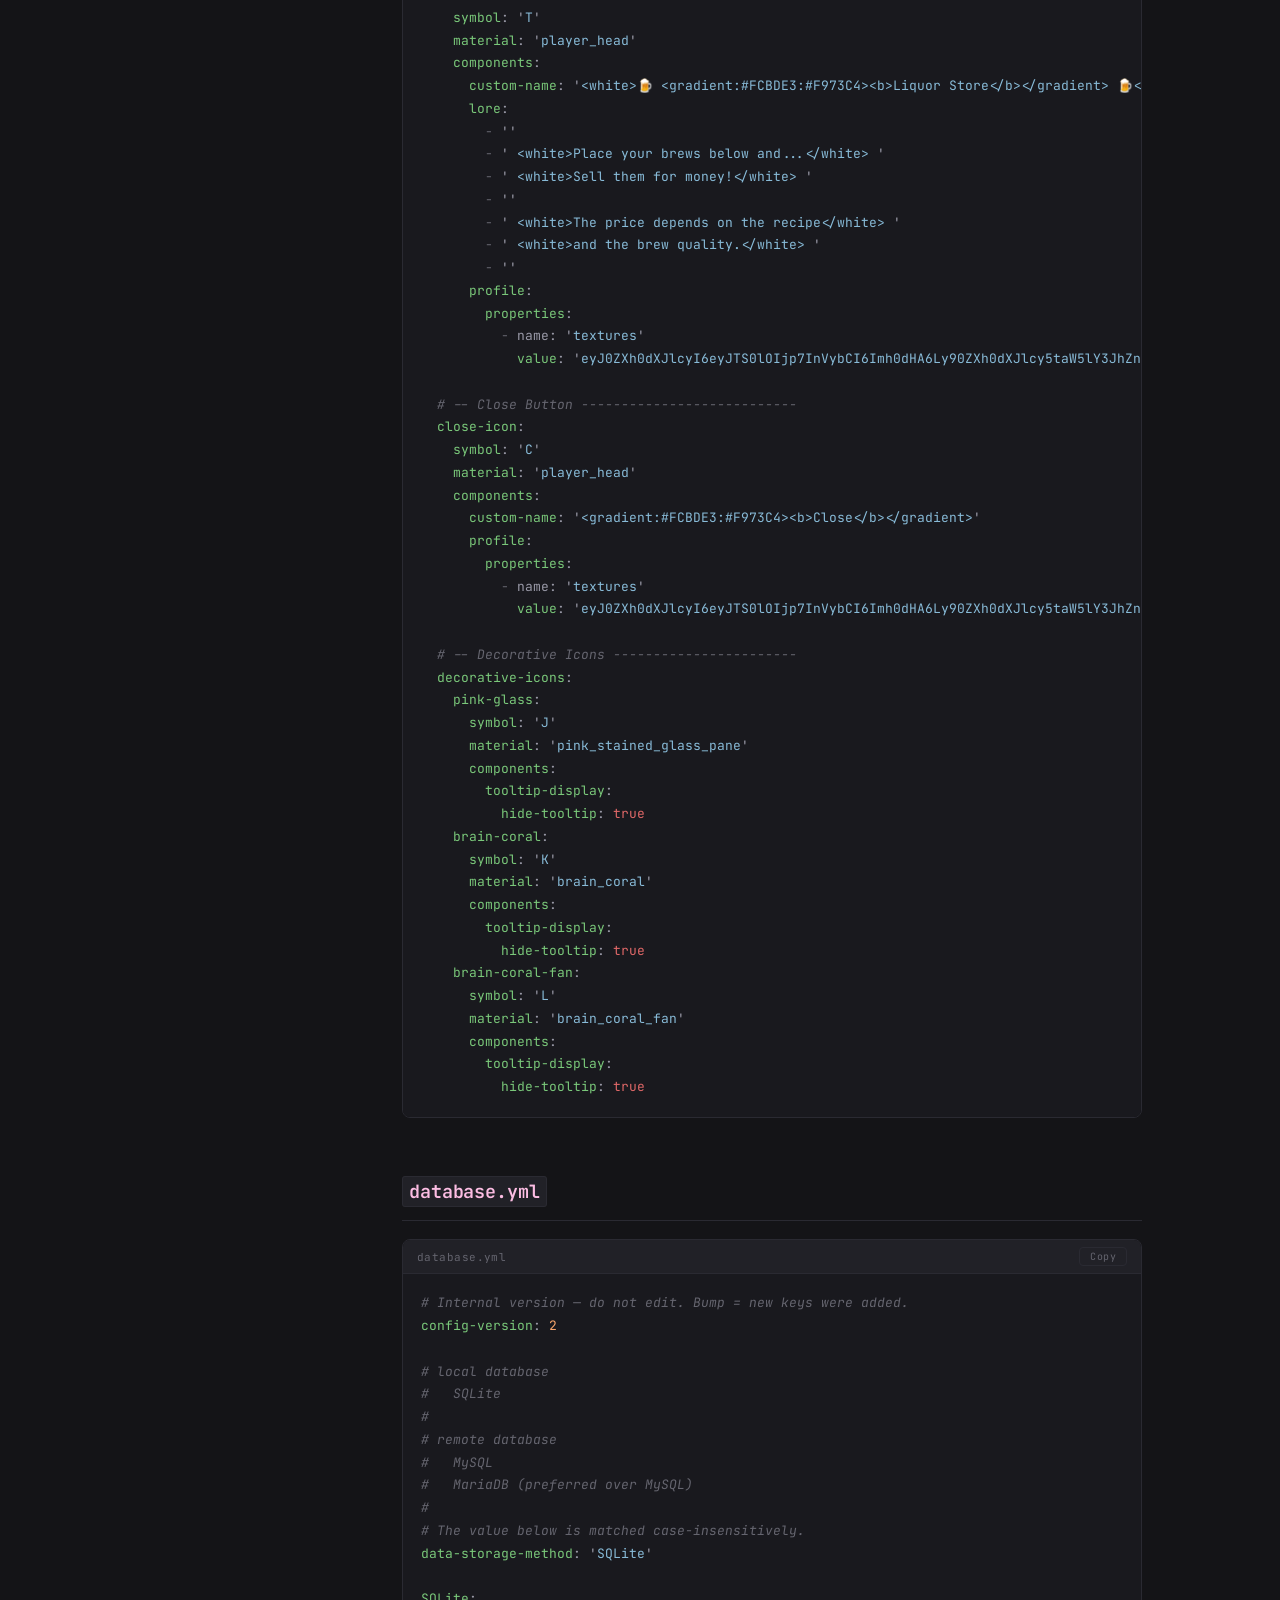
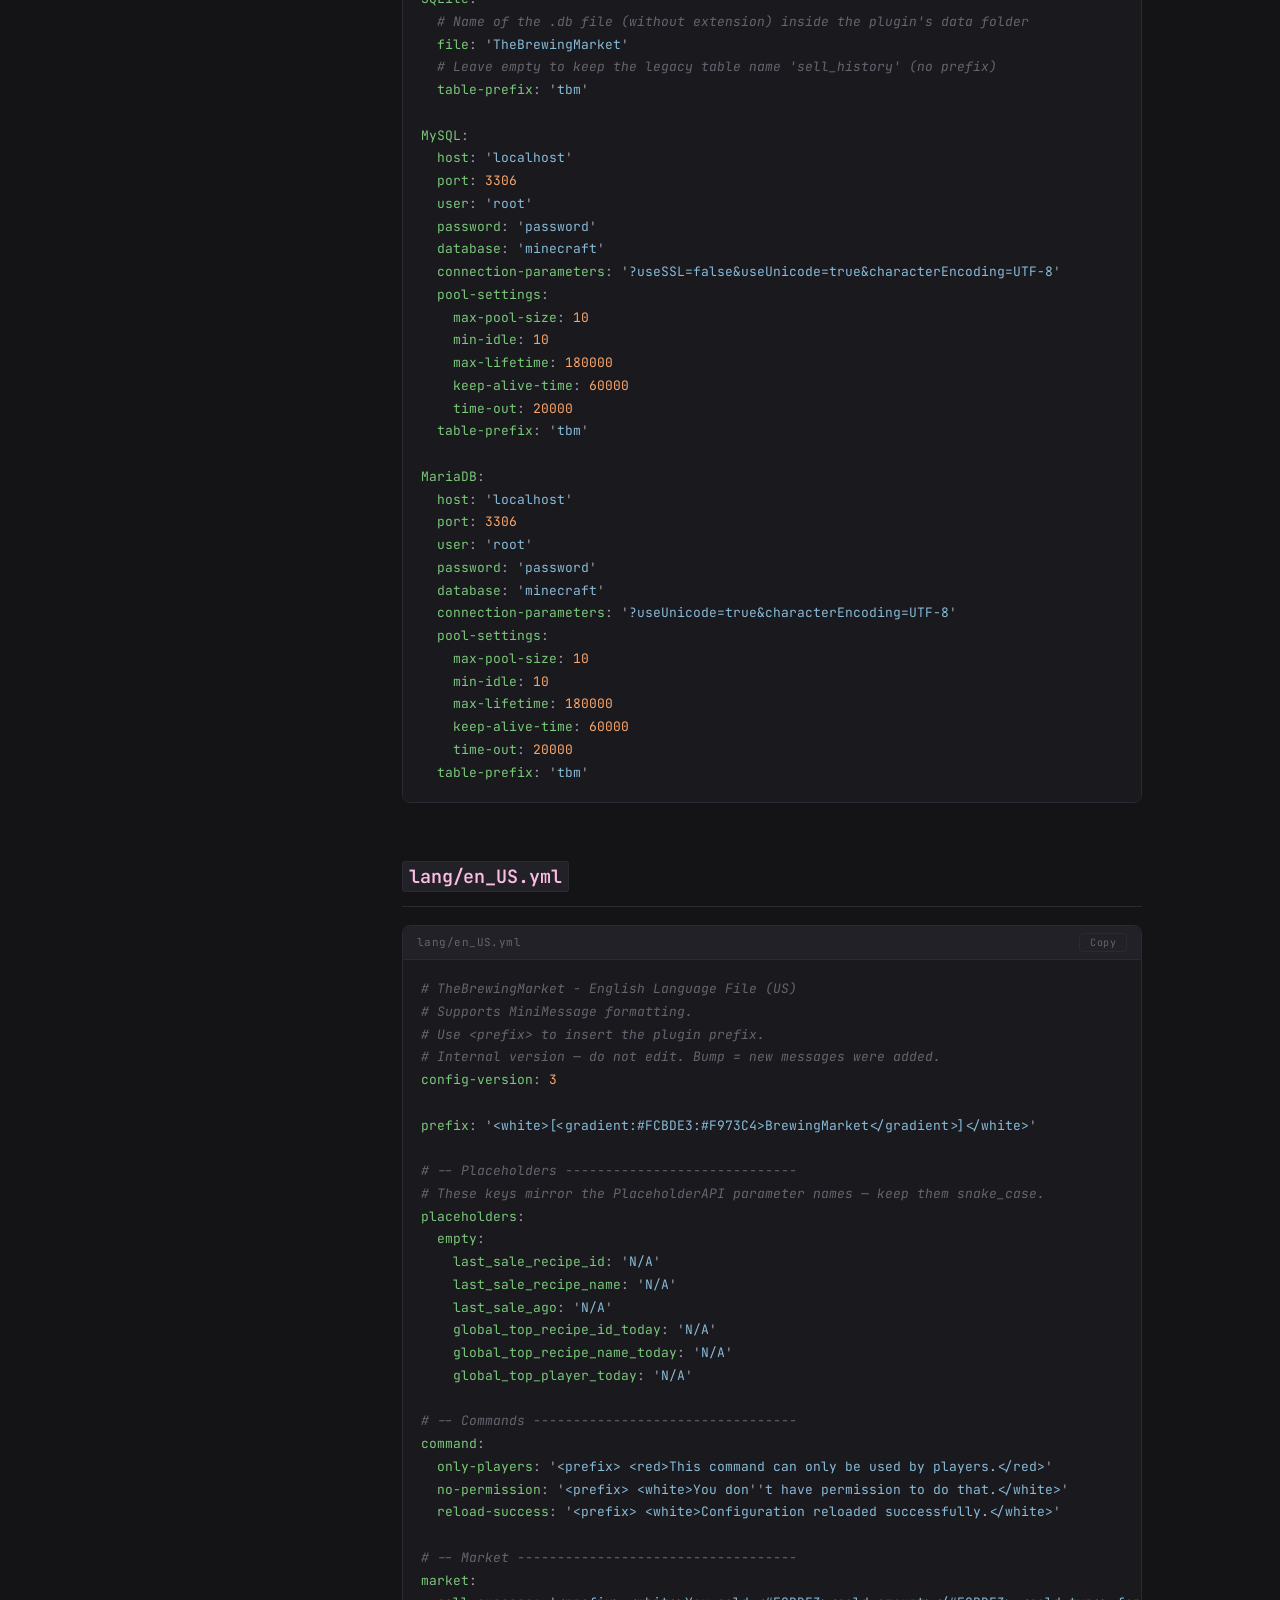
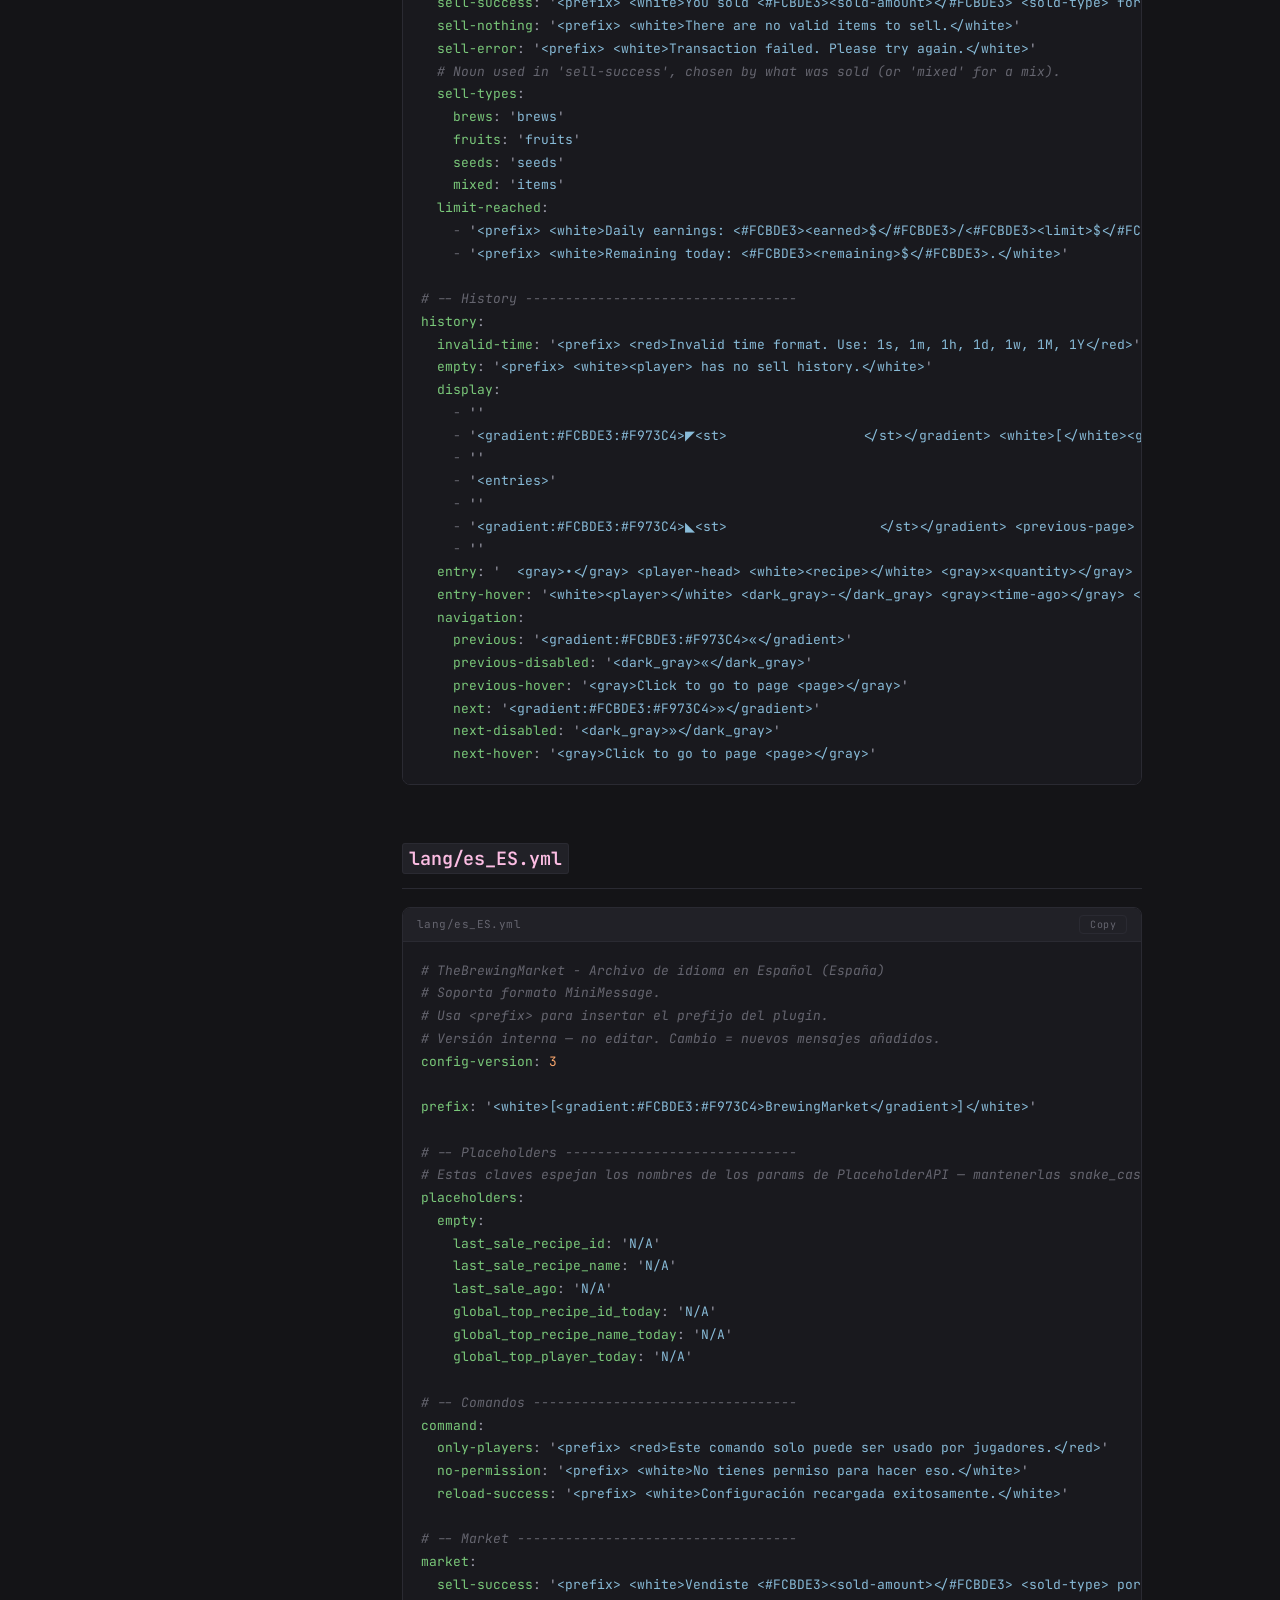
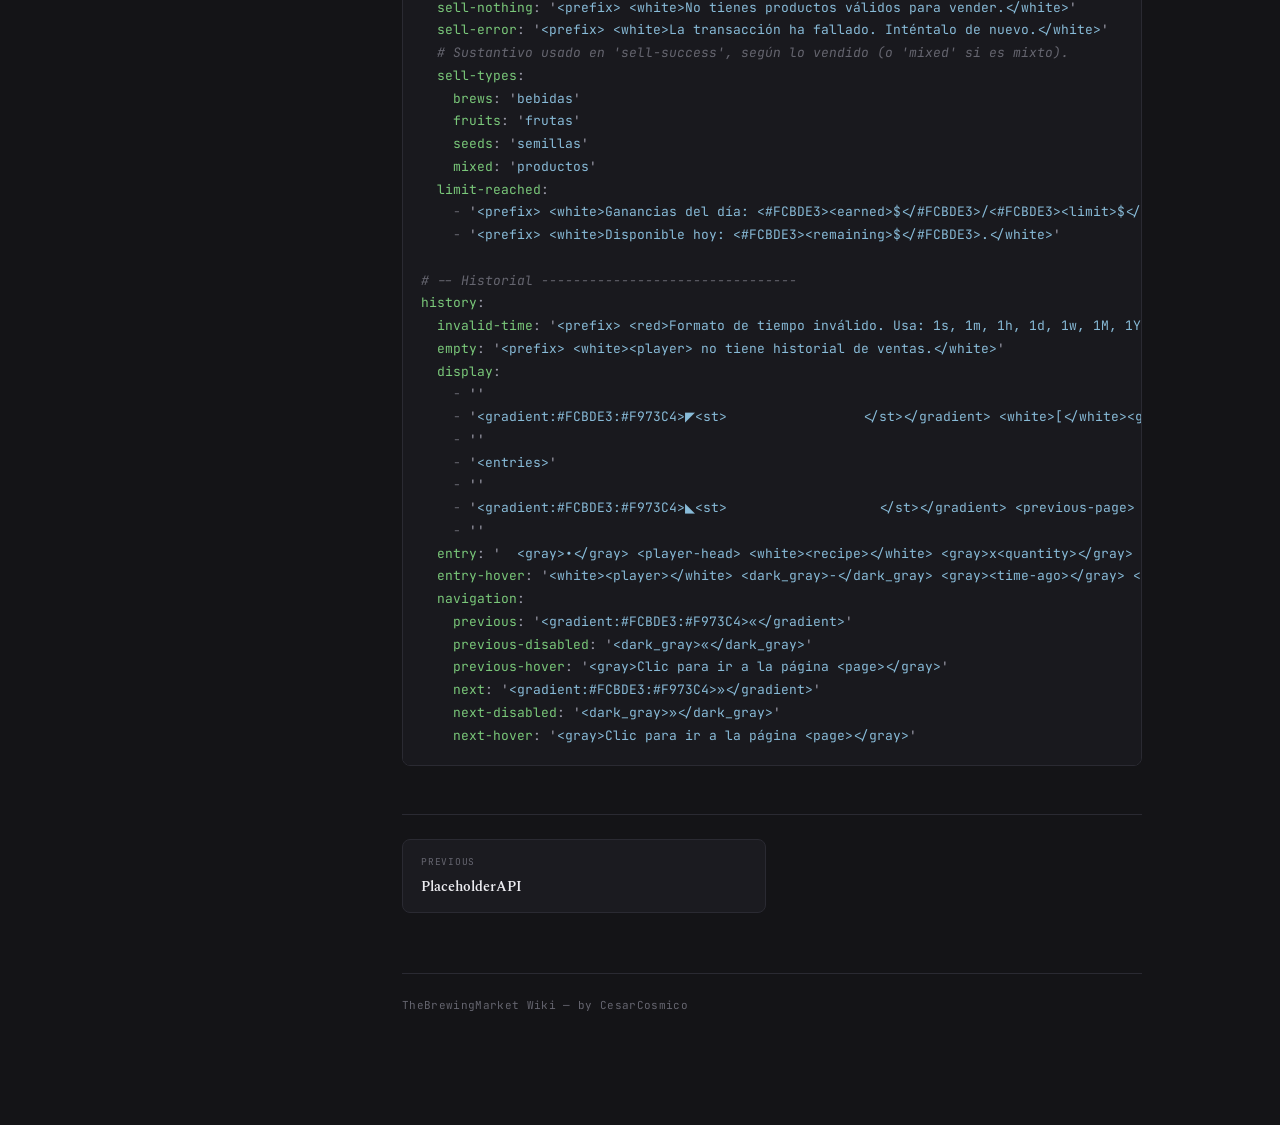
<file: references.html>
<!DOCTYPE html>
<html lang="en">
<head>
  <meta charset="UTF-8">
  <meta name="viewport" content="width=device-width, initial-scale=1.0">
  <title>References — TheBrewingMarket Wiki</title>
  <link rel="stylesheet" href="css/style.css">
</head>
<body>
<main class="content">
  <h1>References</h1>
  <p class="subtitle">Complete default files — copy, paste, and customize.</p>

  <h2><code>config.yml</code></h2>
  <div class="code-block">
    <div class="code-header"><span>config.yml</span><button class="copy-btn">Copy</button></div>
    <pre data-lang="yaml"># =============================================
#          TheBrewingMarket Configuration
# =============================================
# Supports MiniMessage format for all text fields.
# The layout uses symbols to define the GUI structure.
#
# Price formula: base_price * brewery:score (0.01 to 1.0)
#
# -- Item Components --------------------------
# Each icon has a 'material', an optional 'components' block mirroring the
# vanilla data-component format (kebab-case), and an optional 'action'.
# Supported components:
#   custom-name                - Item name (MiniMessage)
#   lore                       - List of lines (MiniMessage)
#   profile                    - Head profile (properties: name/value)
#   enchantments               - Enchantment:level map
#   custom-model-data          - floats, flags, strings, colors
#   item-model                 - Model resource location
#   potion-contents            - Potion custom-color
#   tooltip-display            - hide-tooltip / hidden-components
#   tooltip-style              - Custom tooltip style
#   enchantment-glint-override - Force the glint on/off

# Internal version — do not edit. Bump = new keys were added.
config-version: 2

# Language file to use from the lang/ folder (without .yml)
# Available: en_US, es_ES (or create your own)
lang: 'en_US'

# Number of records shown per page in /tbm history (1-32)
history-per-page: 8

market:
  # Allow selling brews from inside shulker boxes via "Sell All".
  # Set to false to disable for everyone. When true, individual
  # players can be excluded by negating the thebrewingmarket.shulker permission.
  shulker-selling: true

  # Number format for money in the GUI and messages (Java DecimalFormat pattern).
  money-format: '#,##0.##'

  title: '&lt;white&gt;🍺 &lt;gradient:#FCBDE3:#F973C4&gt;&lt;b&gt;Liquor Store&lt;/b&gt;&lt;/gradient&gt; 🍺&lt;/white&gt;'
  layout:
    - 'JJLKTKLJJ'
    - 'IIIIIIIII'
    - 'IIIIIIIII'
    - 'IIIIIIIII'
    - 'IIIIIIIII'
    - 'JJLBCSLJJ'

  # -- Daily earnings limit -------------------
  # Caps how much money each player can earn from the market per day.
  # Sales that would exceed the cap are rejected entirely.
  limitation:
    enable: true
    earnings: 10000

  # -- Brew prices ----------------------------
  # final_price = base_price * brewery:score
  # Missing recipes use 'default'. Set a price to 0 to forbid selling.
  #
  # Two formats, mixable. Flat entries override groups on collision:
  #   wine: 150              # flat: recipe -&gt; price
  #   groups:                # groups: price -&gt; [recipes]
  #     30:
  #       - darkbeer
  #       - wheatbeer
  brews:
    default: 10
    beer: 25
    cidre: 35
    wine: 150
    mead: 120
    apple_liquor: 140
    tequila: 170
    shroom_vodka: 220
    gr_absinthe: 300
    coffee: 40
    iced_coffee: 50
    hot_choc: 35
    eggnog: 60
    hangover_detox: 80
    groups:
      30:
        - darkbeer
        - wheatbeer
      130:
        - ap_mead
        - vodka
      160:
        - g_vodka
        - gin
        - red_sangria
      180:
        - rum
        - gin_and_tonic
      200:
        - whiskey
        - brandy
        - french_75
      250:
        - fire_whiskey
        - absinthe

  # -- Garden prices (fruits and seeds) -------
  # For servers running the Garden plugin. Fixed price (no quality; score is 1).
  # Same format as 'brews'. Ids are '&lt;plant&gt;_fruit' or '&lt;plant&gt;_seeds'.
  # default: 0 keeps unlisted produce unsellable.
  garden:
    default: 0
    # strawberry_fruit: 5
    # strawberry_seeds: 2
    # groups:
    #   10:
    #     - apple_fruit
    #     - cherry_fruit

  # -- Item Slots -----------------------------
  # Symbol for slots where players can place/view brews
  item-slot:
    symbol: 'I'

  # -- Sell Button (sells only items in the GUI) --
  sell-icons:
    symbol: 'B'
    allow-icon:
      material: 'potion'
      components:
        custom-name: '&lt;gradient:#FCBDE3:#F973C4&gt;● &lt;b&gt;Sell drink&lt;/b&gt;&lt;/gradient&gt;'
        lore:
          - ''
          - ' &lt;font:uniform&gt;&lt;white&gt;Sell all brews from&lt;/white&gt;&lt;/font&gt; '
          - ' &lt;font:uniform&gt;&lt;white&gt;above for &lt;#FCBDE3&gt;&lt;money&gt;&lt;/#FCBDE3&gt; coins.&lt;/white&gt;&lt;/font&gt; '
          - ''
          - ' &lt;font:uniform&gt;&lt;gradient:#FCBDE3:#F973C4&gt;&lt;b&gt;&gt; Click to sell&lt;/b&gt; 🍺&lt;/gradient&gt;&lt;/font&gt;'
          - ''
        potion-contents:
          custom-color: 16679863
        tooltip-display:
          hidden-components:
            - 'potion-contents'
      action:
        sound:
          type: 'sound'
          value: 'minecraft:block.amethyst_block.place'
    deny-icon:
      material: 'glass_bottle'
      components:
        custom-name: '&lt;gradient:#FF7373:#FF0D0D&gt;&lt;b&gt;Nothing to sell!&lt;/b&gt;&lt;/gradient&gt;'
        lore:
          - ''
          - '  &lt;#FF7373&gt;❌&lt;/#FF7373&gt; &lt;white&gt;&lt;font:uniform&gt;Nothing to sell!&lt;/font&gt;&lt;/white&gt; &lt;#FF0D0D&gt;❌&lt;/#FF0D0D&gt;  '
          - ''
      action:
        sound:
          type: 'sound'
          value: 'minecraft:entity.villager.no'

  # -- Sell All Button (sells from GUI + scans inventory) --
  sell-all-icons:
    symbol: 'S'
    allow-icon:
      material: 'potion'
      components:
        custom-name: '&lt;gradient:#FCBDE3:#F973C4&gt;● &lt;b&gt;Sell all!&lt;/b&gt;&lt;/gradient&gt;'
        lore:
          - ''
          - ' &lt;font:uniform&gt;&lt;white&gt;Sell all brews from your&lt;/white&gt;&lt;/font&gt; '
          - ' &lt;font:uniform&gt;&lt;white&gt;inventory for &lt;#FCBDE3&gt;&lt;money&gt;&lt;/#FCBDE3&gt; coins.&lt;/white&gt;&lt;/font&gt; '
          - ''
          - ' &lt;font:uniform&gt;&lt;gradient:#FCBDE3:#F973C4&gt;&lt;b&gt;&gt; Click to sell&lt;/b&gt; 🍺&lt;/gradient&gt;&lt;/font&gt;'
          - ''
        potion-contents:
          custom-color: 16679863
        enchantment-glint-override: true
        tooltip-display:
          hidden-components:
            - 'potion-contents'
      action:
        sound:
          type: 'sound'
          value: 'minecraft:block.amethyst_block.place'
    deny-icon:
      material: 'glass_bottle'
      components:
        custom-name: '&lt;gradient:#FF7373:#FF0D0D&gt;&lt;b&gt;Nothing to sell!&lt;/b&gt;&lt;/gradient&gt;'
        lore:
          - ''
          - '  &lt;#FF7373&gt;❌&lt;/#FF7373&gt; &lt;white&gt;&lt;font:uniform&gt;Nothing to sell!&lt;/font&gt;&lt;/white&gt; &lt;#FF0D0D&gt;❌&lt;/#FF0D0D&gt;  '
          - ''
      action:
        sound:
          type: 'sound'
          value: 'minecraft:entity.villager.no'

  # -- Title Icon -----------------------------
  title-icon:
    symbol: 'T'
    material: 'player_head'
    components:
      custom-name: '&lt;white&gt;🍺 &lt;gradient:#FCBDE3:#F973C4&gt;&lt;b&gt;Liquor Store&lt;/b&gt;&lt;/gradient&gt; 🍺&lt;/white&gt;'
      lore:
        - ''
        - ' &lt;white&gt;Place your brews below and...&lt;/white&gt; '
        - ' &lt;white&gt;Sell them for money!&lt;/white&gt; '
        - ''
        - ' &lt;white&gt;The price depends on the recipe&lt;/white&gt; '
        - ' &lt;white&gt;and the brew quality.&lt;/white&gt; '
        - ''
      profile:
        properties:
          - name: 'textures'
            value: 'eyJ0ZXh0dXJlcyI6eyJTS0lOIjp7InVybCI6Imh0dHA6Ly90ZXh0dXJlcy5taW5lY3JhZnQubmV0L3RleHR1cmUvNTg4NzZjZTFiY2VjMmI5MjI0ZjRkNjhlZTA0ZjdjNjNiZjM1NGJhOTY2ZmE2YTVjYjg4ZDFiNWMwNTA0ZGRjMyJ9fX0='

  # -- Close Button ---------------------------
  close-icon:
    symbol: 'C'
    material: 'player_head'
    components:
      custom-name: '&lt;gradient:#FCBDE3:#F973C4&gt;&lt;b&gt;Close&lt;/b&gt;&lt;/gradient&gt;'
      profile:
        properties:
          - name: 'textures'
            value: 'eyJ0ZXh0dXJlcyI6eyJTS0lOIjp7InVybCI6Imh0dHA6Ly90ZXh0dXJlcy5taW5lY3JhZnQubmV0L3RleHR1cmUvNTg4NzZjZTFiY2VjMmI5MjI0ZjRkNjhlZTA0ZjdjNjNiZjM1NGJhOTY2ZmE2YTVjYjg4ZDFiNWMwNTA0ZGRjMyJ9fX0='

  # -- Decorative Icons -----------------------
  decorative-icons:
    pink-glass:
      symbol: 'J'
      material: 'pink_stained_glass_pane'
      components:
        tooltip-display:
          hide-tooltip: true
    brain-coral:
      symbol: 'K'
      material: 'brain_coral'
      components:
        tooltip-display:
          hide-tooltip: true
    brain-coral-fan:
      symbol: 'L'
      material: 'brain_coral_fan'
      components:
        tooltip-display:
          hide-tooltip: true</pre>
  </div>

  <h2><code>database.yml</code></h2>
  <div class="code-block">
    <div class="code-header"><span>database.yml</span><button class="copy-btn">Copy</button></div>
    <pre data-lang="yaml"># Internal version — do not edit. Bump = new keys were added.
config-version: 2

# local database
#   SQLite
#
# remote database
#   MySQL
#   MariaDB (preferred over MySQL)
#
# The value below is matched case-insensitively.
data-storage-method: 'SQLite'

SQLite:
  # Name of the .db file (without extension) inside the plugin's data folder
  file: 'TheBrewingMarket'
  # Leave empty to keep the legacy table name 'sell_history' (no prefix)
  table-prefix: 'tbm'

MySQL:
  host: 'localhost'
  port: 3306
  user: 'root'
  password: 'password'
  database: 'minecraft'
  connection-parameters: '?useSSL=false&amp;useUnicode=true&amp;characterEncoding=UTF-8'
  pool-settings:
    max-pool-size: 10
    min-idle: 10
    max-lifetime: 180000
    keep-alive-time: 60000
    time-out: 20000
  table-prefix: 'tbm'

MariaDB:
  host: 'localhost'
  port: 3306
  user: 'root'
  password: 'password'
  database: 'minecraft'
  connection-parameters: '?useUnicode=true&amp;characterEncoding=UTF-8'
  pool-settings:
    max-pool-size: 10
    min-idle: 10
    max-lifetime: 180000
    keep-alive-time: 60000
    time-out: 20000
  table-prefix: 'tbm'</pre>
  </div>

  <h2><code>lang/en_US.yml</code></h2>
  <div class="code-block">
    <div class="code-header"><span>lang/en_US.yml</span><button class="copy-btn">Copy</button></div>
    <pre data-lang="yaml"># TheBrewingMarket - English Language File (US)
# Supports MiniMessage formatting.
# Use &lt;prefix&gt; to insert the plugin prefix.
# Internal version — do not edit. Bump = new messages were added.
config-version: 3

prefix: '&lt;white&gt;[&lt;gradient:#FCBDE3:#F973C4&gt;BrewingMarket&lt;/gradient&gt;]&lt;/white&gt;'

# -- Placeholders -----------------------------
# These keys mirror the PlaceholderAPI parameter names — keep them snake_case.
placeholders:
  empty:
    last_sale_recipe_id: 'N/A'
    last_sale_recipe_name: 'N/A'
    last_sale_ago: 'N/A'
    global_top_recipe_id_today: 'N/A'
    global_top_recipe_name_today: 'N/A'
    global_top_player_today: 'N/A'

# -- Commands ---------------------------------
command:
  only-players: '&lt;prefix&gt; &lt;red&gt;This command can only be used by players.&lt;/red&gt;'
  no-permission: '&lt;prefix&gt; &lt;white&gt;You don''t have permission to do that.&lt;/white&gt;'
  reload-success: '&lt;prefix&gt; &lt;white&gt;Configuration reloaded successfully.&lt;/white&gt;'

# -- Market -----------------------------------
market:
  sell-success: '&lt;prefix&gt; &lt;white&gt;You sold &lt;#FCBDE3&gt;&lt;sold-amount&gt;&lt;/#FCBDE3&gt; &lt;sold-type&gt; for &lt;#FCBDE3&gt;&lt;money&gt;$&lt;/#FCBDE3&gt;!&lt;/white&gt;'
  sell-nothing: '&lt;prefix&gt; &lt;white&gt;There are no valid items to sell.&lt;/white&gt;'
  sell-error: '&lt;prefix&gt; &lt;white&gt;Transaction failed. Please try again.&lt;/white&gt;'
  # Noun used in 'sell-success', chosen by what was sold (or 'mixed' for a mix).
  sell-types:
    brews: 'brews'
    fruits: 'fruits'
    seeds: 'seeds'
    mixed: 'items'
  limit-reached:
    - '&lt;prefix&gt; &lt;white&gt;Daily earnings: &lt;#FCBDE3&gt;&lt;earned&gt;$&lt;/#FCBDE3&gt;/&lt;#FCBDE3&gt;&lt;limit&gt;$&lt;/#FCBDE3&gt;.&lt;/white&gt;'
    - '&lt;prefix&gt; &lt;white&gt;Remaining today: &lt;#FCBDE3&gt;&lt;remaining&gt;$&lt;/#FCBDE3&gt;.&lt;/white&gt;'

# -- History ----------------------------------
history:
  invalid-time: '&lt;prefix&gt; &lt;red&gt;Invalid time format. Use: 1s, 1m, 1h, 1d, 1w, 1M, 1Y&lt;/red&gt;'
  empty: '&lt;prefix&gt; &lt;white&gt;&lt;player&gt; has no sell history.&lt;/white&gt;'
  display:
    - ''
    - '&lt;gradient:#FCBDE3:#F973C4&gt;◤&lt;st&gt;                 &lt;/st&gt;&lt;/gradient&gt; &lt;white&gt;[&lt;/white&gt;&lt;gradient:#FCBDE3:#F973C4&gt;BrewingMarket&lt;/gradient&gt;&lt;white&gt;]&lt;/white&gt; &lt;gradient:#F973C4:#FCBDE3&gt;&lt;st&gt;                 &lt;/st&gt;◥&lt;/gradient&gt;'
    - ''
    - '&lt;entries&gt;'
    - ''
    - '&lt;gradient:#FCBDE3:#F973C4&gt;◣&lt;st&gt;                   &lt;/st&gt;&lt;/gradient&gt; &lt;previous-page&gt; &lt;white&gt;| &lt;page&gt;/&lt;max-page&gt; |&lt;/white&gt; &lt;next-page&gt; &lt;gradient:#F973C4:#FCBDE3&gt;&lt;st&gt;                   &lt;/st&gt;◢&lt;/gradient&gt;'
    - ''
  entry: '  &lt;gray&gt;•&lt;/gray&gt; &lt;player-head&gt; &lt;white&gt;&lt;recipe&gt;&lt;/white&gt; &lt;gray&gt;x&lt;quantity&gt;&lt;/gray&gt; &lt;white&gt;[&lt;/white&gt;&lt;#FCBDE3&gt;&lt;quality&gt;&lt;/#FCBDE3&gt;&lt;white&gt;]&lt;/white&gt; &lt;white&gt;[&lt;/white&gt;&lt;#FCBDE3&gt;&lt;total&gt;$&lt;/#FCBDE3&gt;&lt;white&gt;]&lt;/white&gt;'
  entry-hover: '&lt;white&gt;&lt;player&gt;&lt;/white&gt; &lt;dark_gray&gt;-&lt;/dark_gray&gt; &lt;gray&gt;&lt;time-ago&gt;&lt;/gray&gt; &lt;dark_gray&gt;-&lt;/dark_gray&gt; &lt;gray&gt;&lt;exact-date&gt;&lt;/gray&gt;'
  navigation:
    previous: '&lt;gradient:#FCBDE3:#F973C4&gt;«&lt;/gradient&gt;'
    previous-disabled: '&lt;dark_gray&gt;«&lt;/dark_gray&gt;'
    previous-hover: '&lt;gray&gt;Click to go to page &lt;page&gt;&lt;/gray&gt;'
    next: '&lt;gradient:#FCBDE3:#F973C4&gt;»&lt;/gradient&gt;'
    next-disabled: '&lt;dark_gray&gt;»&lt;/dark_gray&gt;'
    next-hover: '&lt;gray&gt;Click to go to page &lt;page&gt;&lt;/gray&gt;'</pre>
  </div>

  <h2><code>lang/es_ES.yml</code></h2>
  <div class="code-block">
    <div class="code-header"><span>lang/es_ES.yml</span><button class="copy-btn">Copy</button></div>
    <pre data-lang="yaml"># TheBrewingMarket - Archivo de idioma en Español (España)
# Soporta formato MiniMessage.
# Usa &lt;prefix&gt; para insertar el prefijo del plugin.
# Versión interna — no editar. Cambio = nuevos mensajes añadidos.
config-version: 3

prefix: '&lt;white&gt;[&lt;gradient:#FCBDE3:#F973C4&gt;BrewingMarket&lt;/gradient&gt;]&lt;/white&gt;'

# -- Placeholders -----------------------------
# Estas claves espejan los nombres de los params de PlaceholderAPI — mantenerlas snake_case.
placeholders:
  empty:
    last_sale_recipe_id: 'N/A'
    last_sale_recipe_name: 'N/A'
    last_sale_ago: 'N/A'
    global_top_recipe_id_today: 'N/A'
    global_top_recipe_name_today: 'N/A'
    global_top_player_today: 'N/A'

# -- Comandos ---------------------------------
command:
  only-players: '&lt;prefix&gt; &lt;red&gt;Este comando solo puede ser usado por jugadores.&lt;/red&gt;'
  no-permission: '&lt;prefix&gt; &lt;white&gt;No tienes permiso para hacer eso.&lt;/white&gt;'
  reload-success: '&lt;prefix&gt; &lt;white&gt;Configuración recargada exitosamente.&lt;/white&gt;'

# -- Market -----------------------------------
market:
  sell-success: '&lt;prefix&gt; &lt;white&gt;Vendiste &lt;#FCBDE3&gt;&lt;sold-amount&gt;&lt;/#FCBDE3&gt; &lt;sold-type&gt; por &lt;#FCBDE3&gt;&lt;money&gt;$&lt;/#FCBDE3&gt;!&lt;/white&gt;'
  sell-nothing: '&lt;prefix&gt; &lt;white&gt;No tienes productos válidos para vender.&lt;/white&gt;'
  sell-error: '&lt;prefix&gt; &lt;white&gt;La transacción ha fallado. Inténtalo de nuevo.&lt;/white&gt;'
  # Sustantivo usado en 'sell-success', según lo vendido (o 'mixed' si es mixto).
  sell-types:
    brews: 'bebidas'
    fruits: 'frutas'
    seeds: 'semillas'
    mixed: 'productos'
  limit-reached:
    - '&lt;prefix&gt; &lt;white&gt;Ganancias del día: &lt;#FCBDE3&gt;&lt;earned&gt;$&lt;/#FCBDE3&gt;/&lt;#FCBDE3&gt;&lt;limit&gt;$&lt;/#FCBDE3&gt;.&lt;/white&gt;'
    - '&lt;prefix&gt; &lt;white&gt;Disponible hoy: &lt;#FCBDE3&gt;&lt;remaining&gt;$&lt;/#FCBDE3&gt;.&lt;/white&gt;'

# -- Historial --------------------------------
history:
  invalid-time: '&lt;prefix&gt; &lt;red&gt;Formato de tiempo inválido. Usa: 1s, 1m, 1h, 1d, 1w, 1M, 1Y&lt;/red&gt;'
  empty: '&lt;prefix&gt; &lt;white&gt;&lt;player&gt; no tiene historial de ventas.&lt;/white&gt;'
  display:
    - ''
    - '&lt;gradient:#FCBDE3:#F973C4&gt;◤&lt;st&gt;                 &lt;/st&gt;&lt;/gradient&gt; &lt;white&gt;[&lt;/white&gt;&lt;gradient:#FCBDE3:#F973C4&gt;BrewingMarket&lt;/gradient&gt;&lt;white&gt;]&lt;/white&gt; &lt;gradient:#F973C4:#FCBDE3&gt;&lt;st&gt;                 &lt;/st&gt;◥&lt;/gradient&gt;'
    - ''
    - '&lt;entries&gt;'
    - ''
    - '&lt;gradient:#FCBDE3:#F973C4&gt;◣&lt;st&gt;                   &lt;/st&gt;&lt;/gradient&gt; &lt;previous-page&gt; &lt;white&gt;| &lt;page&gt;/&lt;max-page&gt; |&lt;/white&gt; &lt;next-page&gt; &lt;gradient:#F973C4:#FCBDE3&gt;&lt;st&gt;                   &lt;/st&gt;◢&lt;/gradient&gt;'
    - ''
  entry: '  &lt;gray&gt;•&lt;/gray&gt; &lt;player-head&gt; &lt;white&gt;&lt;recipe&gt;&lt;/white&gt; &lt;gray&gt;x&lt;quantity&gt;&lt;/gray&gt; &lt;white&gt;[&lt;/white&gt;&lt;#FCBDE3&gt;&lt;quality&gt;&lt;/#FCBDE3&gt;&lt;white&gt;]&lt;/white&gt; &lt;white&gt;[&lt;/white&gt;&lt;#FCBDE3&gt;&lt;total&gt;$&lt;/#FCBDE3&gt;&lt;white&gt;]&lt;/white&gt;'
  entry-hover: '&lt;white&gt;&lt;player&gt;&lt;/white&gt; &lt;dark_gray&gt;-&lt;/dark_gray&gt; &lt;gray&gt;&lt;time-ago&gt;&lt;/gray&gt; &lt;dark_gray&gt;-&lt;/dark_gray&gt; &lt;gray&gt;&lt;exact-date&gt;&lt;/gray&gt;'
  navigation:
    previous: '&lt;gradient:#FCBDE3:#F973C4&gt;«&lt;/gradient&gt;'
    previous-disabled: '&lt;dark_gray&gt;«&lt;/dark_gray&gt;'
    previous-hover: '&lt;gray&gt;Clic para ir a la página &lt;page&gt;&lt;/gray&gt;'
    next: '&lt;gradient:#FCBDE3:#F973C4&gt;»&lt;/gradient&gt;'
    next-disabled: '&lt;dark_gray&gt;»&lt;/dark_gray&gt;'
    next-hover: '&lt;gray&gt;Clic para ir a la página &lt;page&gt;&lt;/gray&gt;'</pre>
  </div>
</main>
<script src="js/site.js"></script>
</body>
</html>
</file>
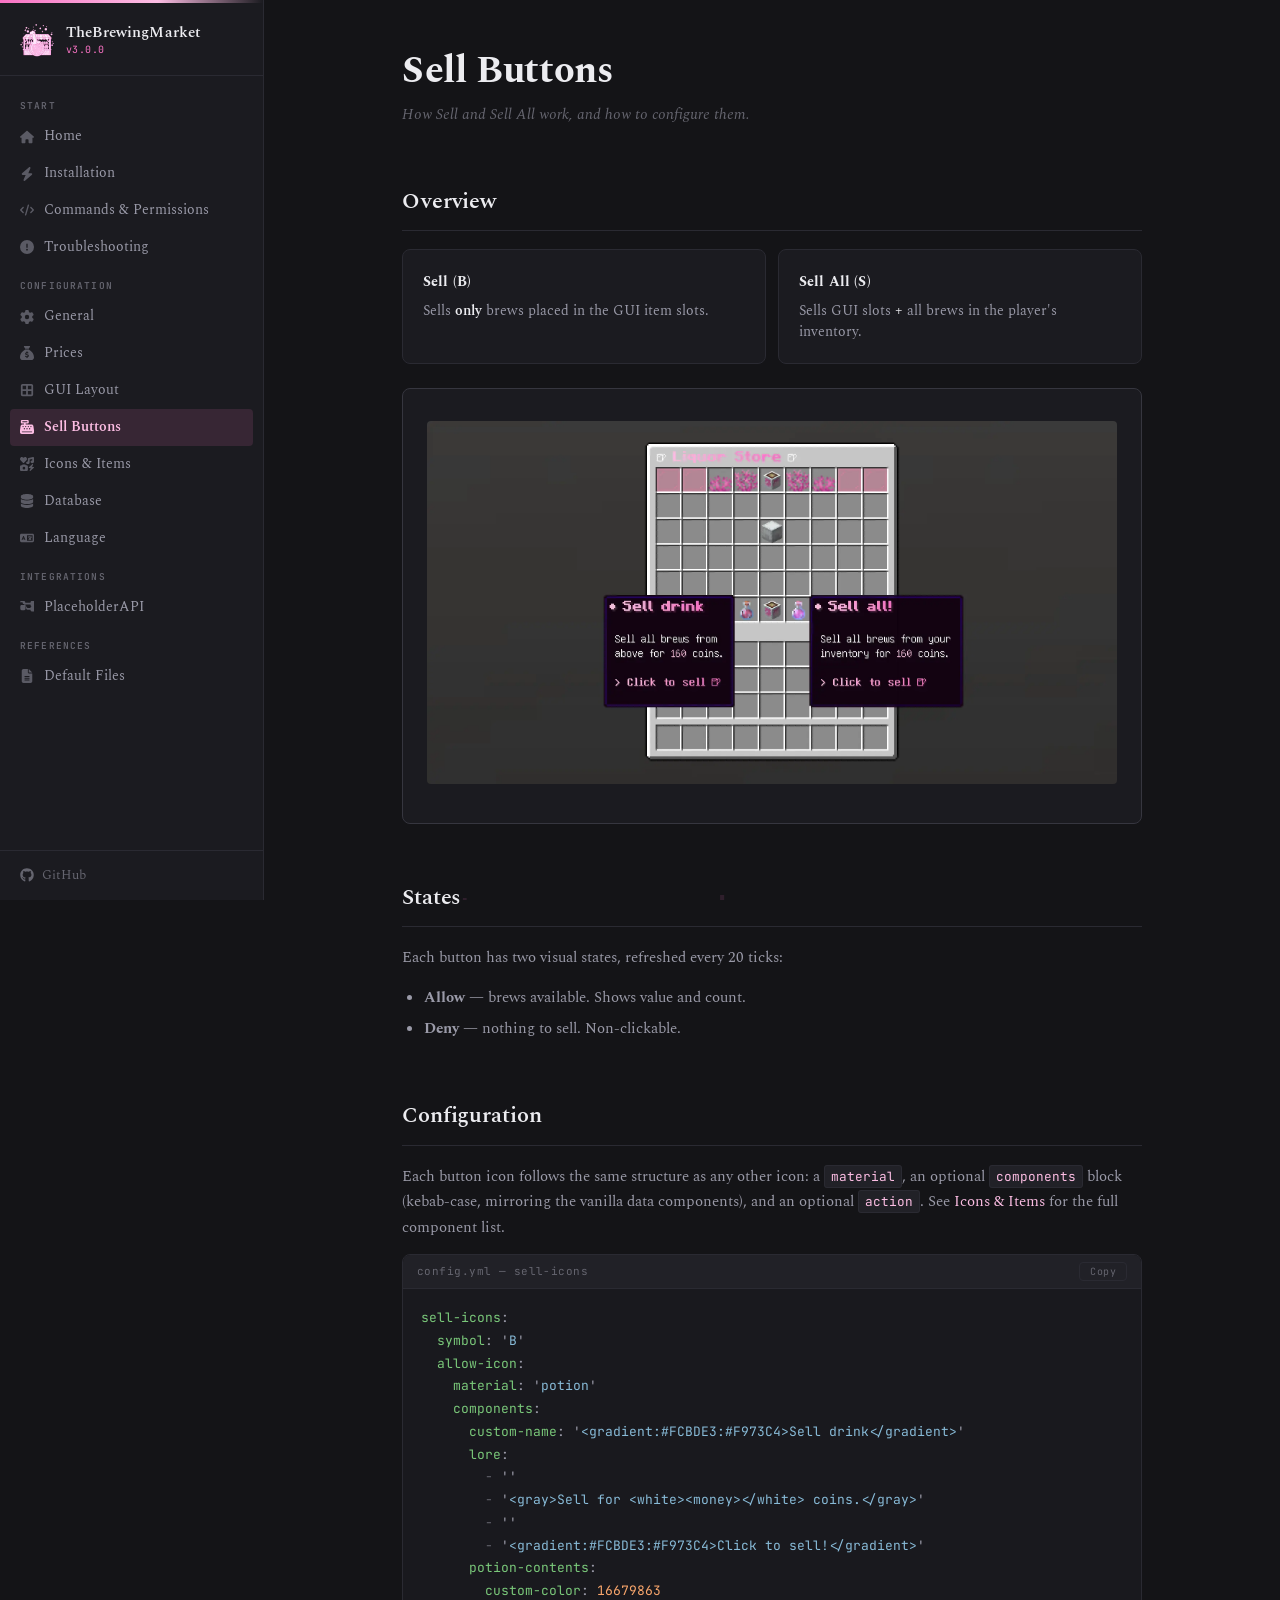
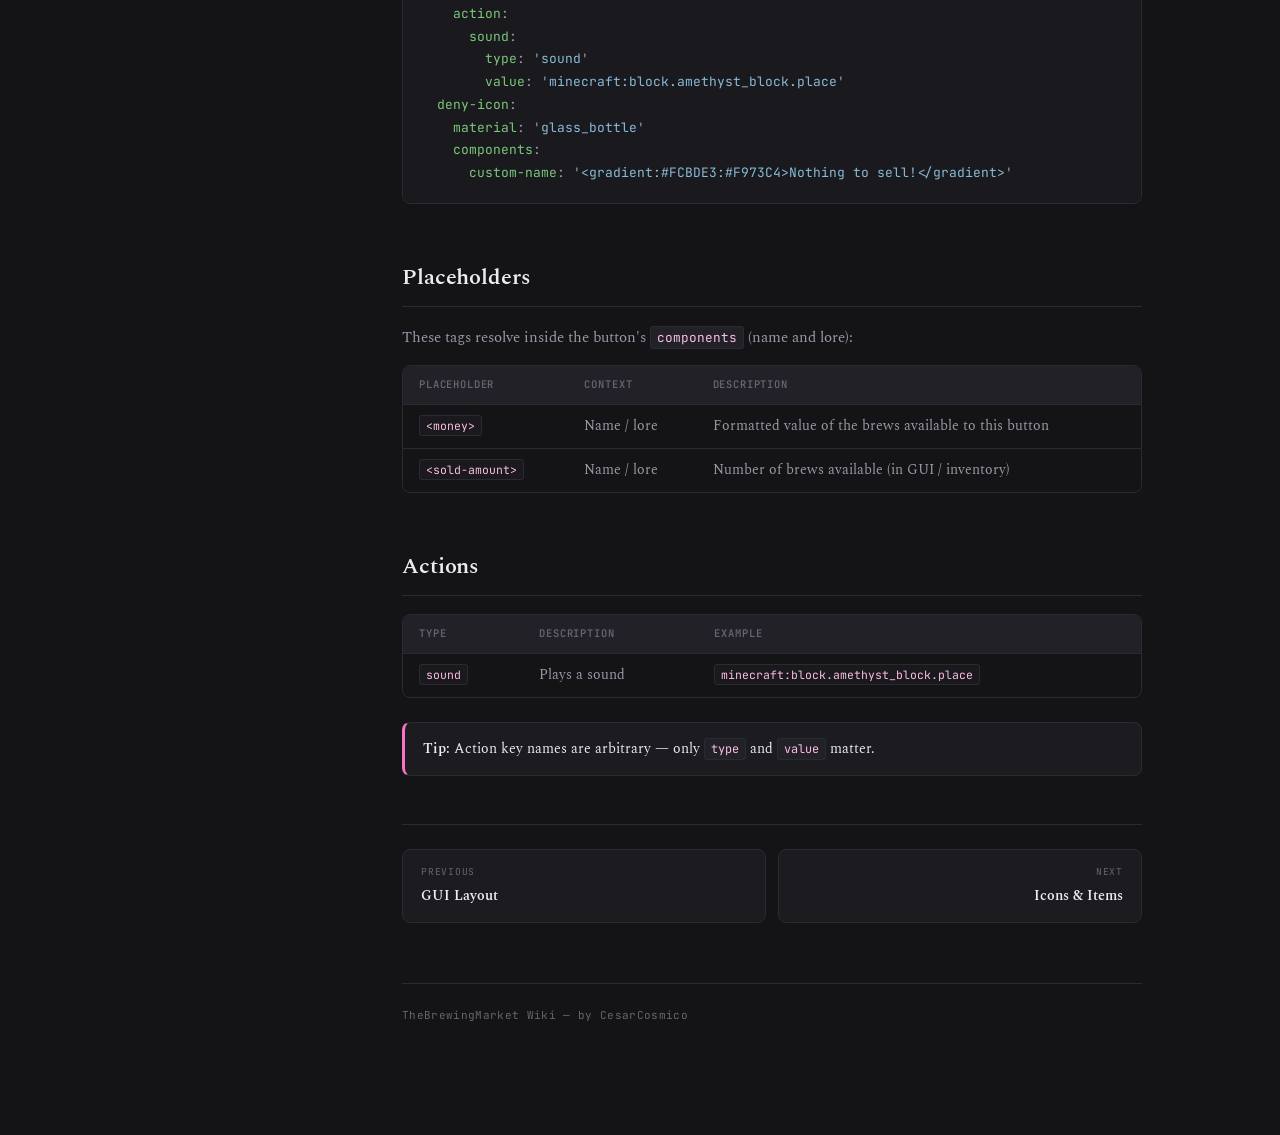
<file: sell-buttons.html>
<!DOCTYPE html>
<html lang="en">
<head>
    <meta charset="UTF-8">
    <meta name="viewport" content="width=device-width, initial-scale=1.0">
    <title>Sell Buttons — TheBrewingMarket Wiki</title>
    <link rel="stylesheet" href="css/style.css">
</head>
<body>
<main class="content">
    <h1>Sell Buttons</h1>
    <p class="subtitle">How Sell and Sell All work, and how to configure them.</p>

    <h2>Overview</h2>
    <div class="card-grid">
        <div class="card">
            <h3>Sell (B)</h3>
            <p>Sells <strong>only</strong> brews placed in the GUI item slots.</p>
        </div>
        <div class="card">
            <h3>Sell All (S)</h3>
            <p>Sells GUI slots <strong>+</strong> all brews in the player's inventory.</p>
        </div>
    </div>

    <div class="img-placeholder">
        <img src="assets/images/TBM_SellButtons.webp">
    </div>

    <h2>States</h2>
    <p>Each button has two visual states, refreshed every 20 ticks:</p>
    <ul>
        <li><strong>Allow</strong> &mdash; brews available. Shows value and count.</li>
        <li><strong>Deny</strong> &mdash; nothing to sell. Non-clickable.</li>
    </ul>

    <h2>Configuration</h2>
    <p>Each button icon follows the same structure as any other icon: a <code>material</code>, an optional <code>components</code> block (kebab-case, mirroring the vanilla data components), and an optional <code>action</code>. See <a href="icons.html">Icons &amp; Items</a> for the full component list.</p>
    <div class="code-block">
        <div class="code-header"><span>config.yml — sell-icons</span><button class="copy-btn">Copy</button></div>
        <pre data-lang="yaml">sell-icons:
  symbol: 'B'
  allow-icon:
    material: 'potion'
    components:
      custom-name: '&lt;gradient:#FCBDE3:#F973C4&gt;Sell drink&lt;/gradient&gt;'
      lore:
        - ''
        - '&lt;gray&gt;Sell for &lt;white&gt;&lt;money&gt;&lt;/white&gt; coins.&lt;/gray&gt;'
        - ''
        - '&lt;gradient:#FCBDE3:#F973C4&gt;Click to sell!&lt;/gradient&gt;'
      potion-contents:
        custom-color: 16679863
    action:
      sound:
        type: 'sound'
        value: 'minecraft:block.amethyst_block.place'
  deny-icon:
    material: 'glass_bottle'
    components:
      custom-name: '&lt;gradient:#FCBDE3:#F973C4&gt;Nothing to sell!&lt;/gradient&gt;'</pre>
    </div>

    <h2>Placeholders</h2>
    <p>These tags resolve inside the button's <code>components</code> (name and lore):</p>
    <div class="table-wrapper">
        <table>
            <thead><tr><th>Placeholder</th><th>Context</th><th>Description</th></tr></thead>
            <tbody>
            <tr><td><code>&lt;money&gt;</code></td><td>Name / lore</td><td>Formatted value of the brews available to this button</td></tr>
            <tr><td><code>&lt;sold-amount&gt;</code></td><td>Name / lore</td><td>Number of brews available (in GUI / inventory)</td></tr>
            </tbody>
        </table>
    </div>

    <h2>Actions</h2>
    <div class="table-wrapper">
        <table>
            <thead><tr><th>Type</th><th>Description</th><th>Example</th></tr></thead>
            <tbody>
            <tr><td><code>sound</code></td><td>Plays a sound</td><td><code>minecraft:block.amethyst_block.place</code></td></tr>
            </tbody>
        </table>
    </div>

    <div class="info-box tip">
        <strong>Tip:</strong> Action key names are arbitrary &mdash; only <code>type</code> and <code>value</code> matter.
    </div>
</main>
<script src="js/site.js"></script>
</body>
</html>
</file>
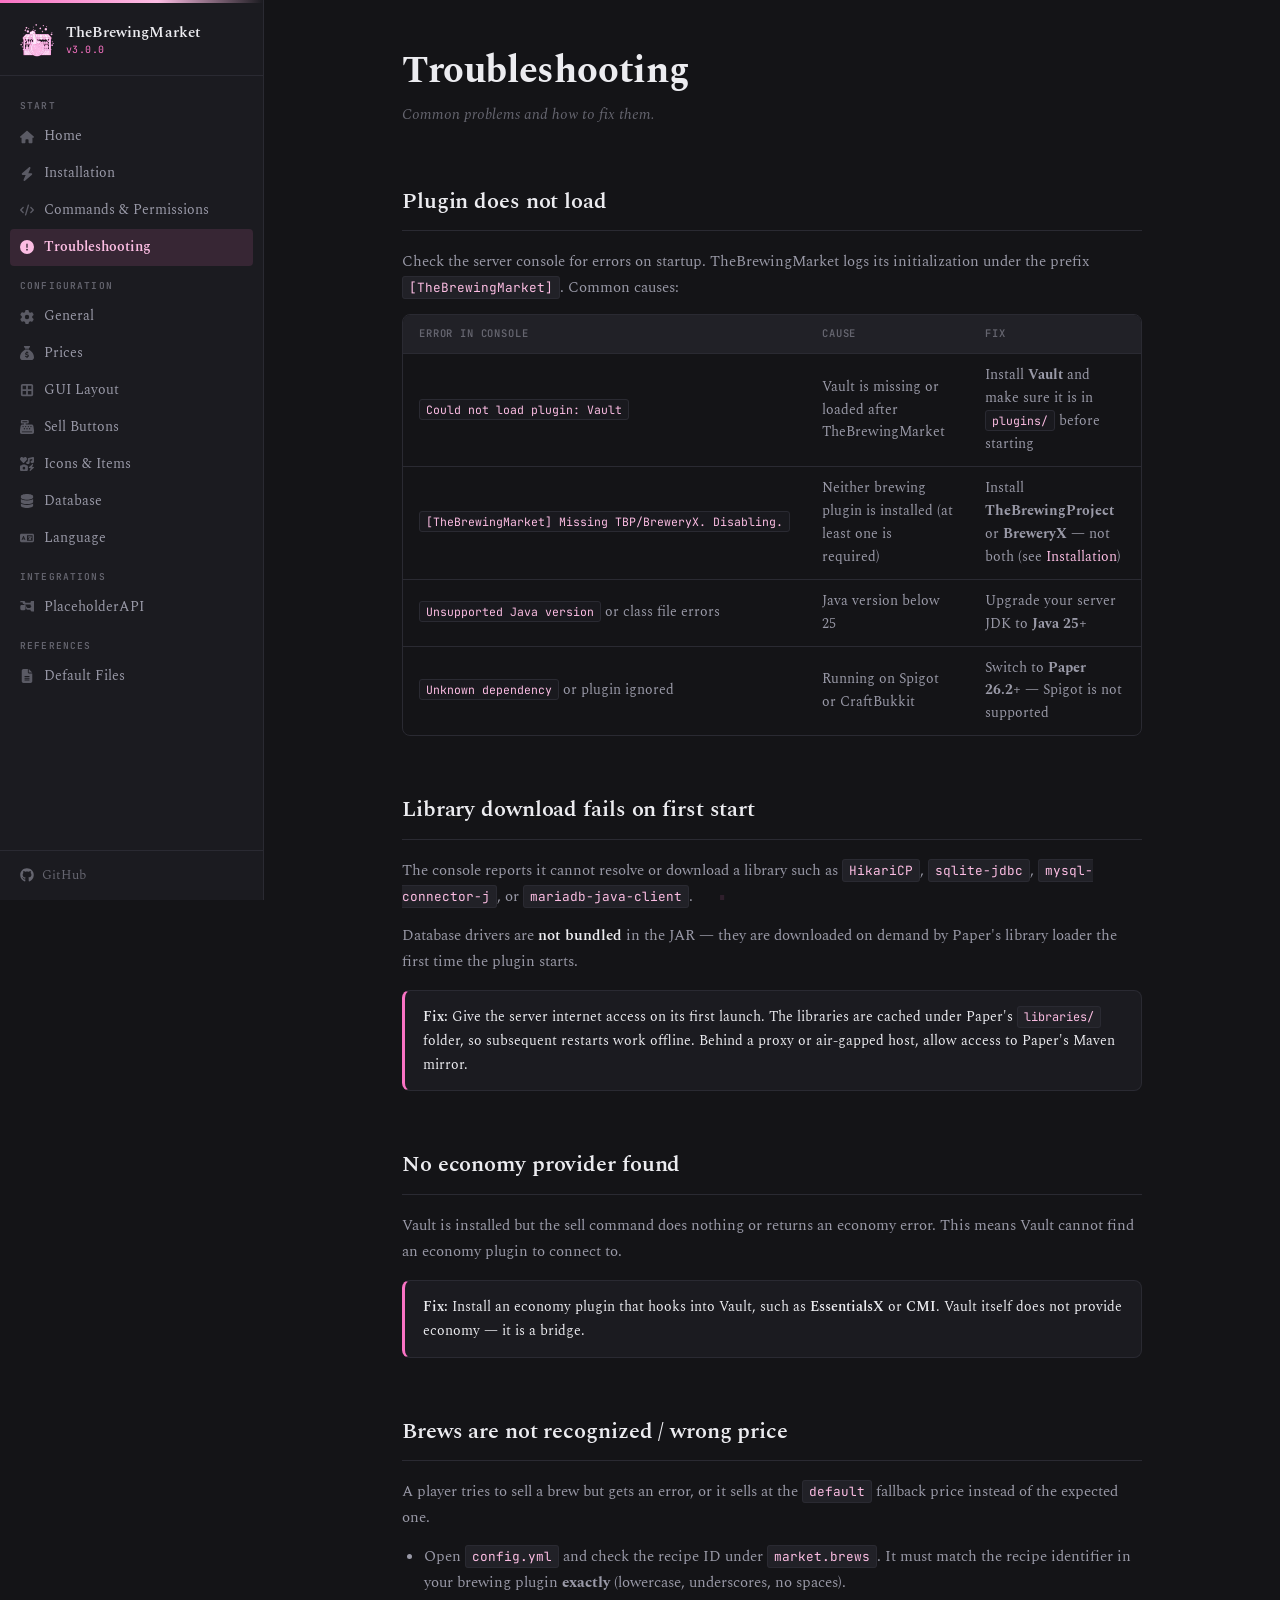
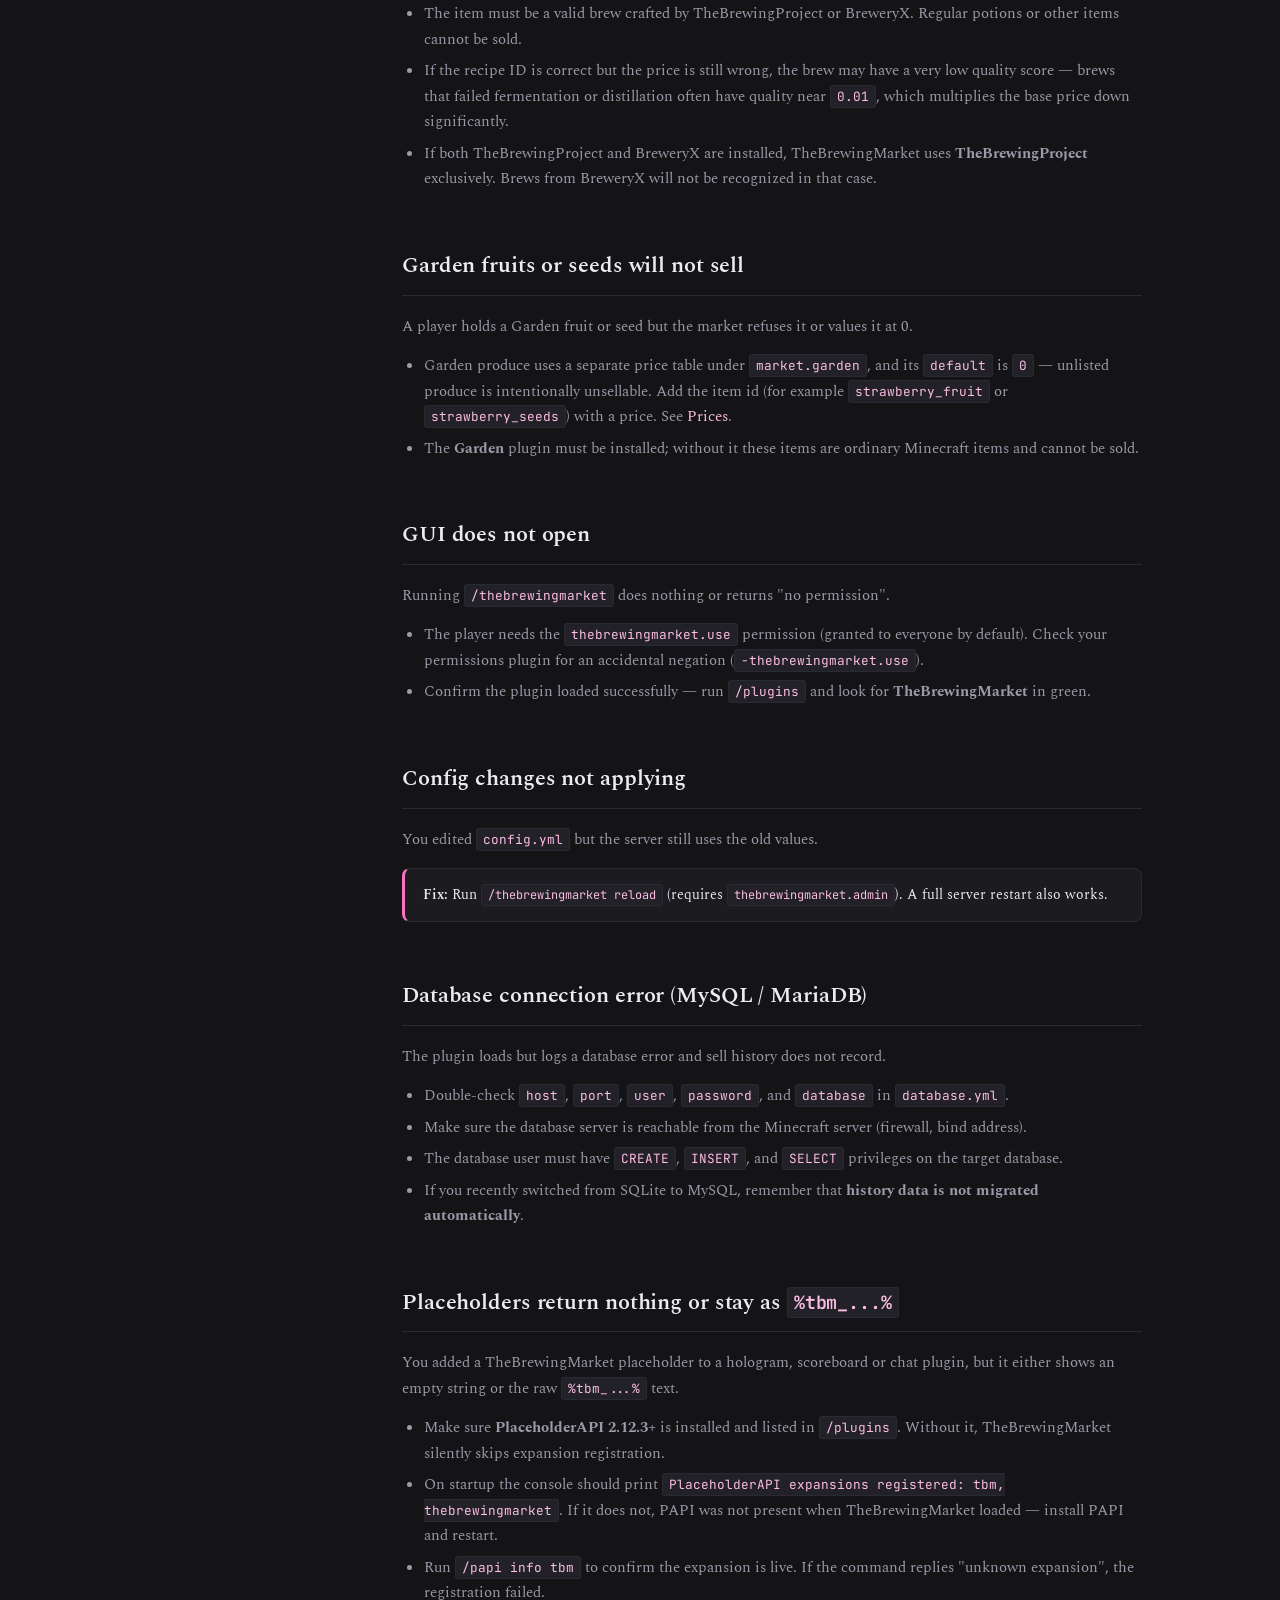
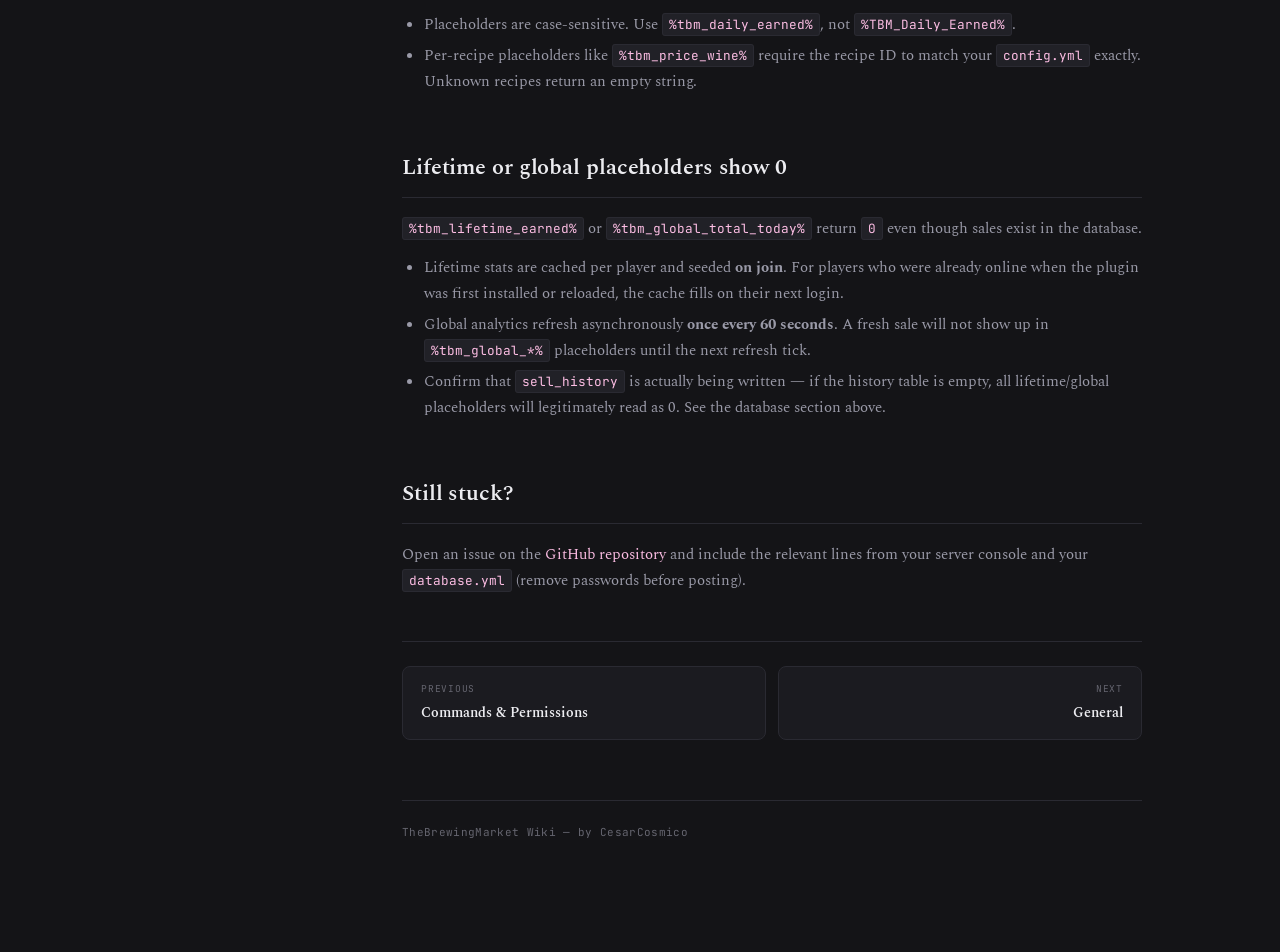
<file: troubleshooting.html>
<!DOCTYPE html>
<html lang="en">
<head>
    <meta charset="UTF-8">
    <meta name="viewport" content="width=device-width, initial-scale=1.0">
    <title>Troubleshooting — TheBrewingMarket Wiki</title>
    <link rel="stylesheet" href="css/style.css">
</head>
<body>
<main class="content">
    <h1>Troubleshooting</h1>
    <p class="subtitle">Common problems and how to fix them.</p>

    <h2>Plugin does not load</h2>
    <p>Check the server console for errors on startup. TheBrewingMarket logs its initialization under the prefix <code>[TheBrewingMarket]</code>. Common causes:</p>
    <div class="table-wrapper">
        <table>
            <thead><tr><th>Error in console</th><th>Cause</th><th>Fix</th></tr></thead>
            <tbody>
            <tr>
                <td><code>Could not load plugin: Vault</code></td>
                <td>Vault is missing or loaded after TheBrewingMarket</td>
                <td>Install <strong>Vault</strong> and make sure it is in <code>plugins/</code> before starting</td>
            </tr>
            <tr>
                <td><code>[TheBrewingMarket] Missing TBP/BreweryX. Disabling.</code></td>
                <td>Neither brewing plugin is installed (at least one is required)</td>
                <td>Install <strong>TheBrewingProject</strong> or <strong>BreweryX</strong> — not both (see <a href="installation.html">Installation</a>)</td>
            </tr>
            <tr>
                <td><code>Unsupported Java version</code> or class file errors</td>
                <td>Java version below 25</td>
                <td>Upgrade your server JDK to <strong>Java 25+</strong></td>
            </tr>
            <tr>
                <td><code>Unknown dependency</code> or plugin ignored</td>
                <td>Running on Spigot or CraftBukkit</td>
                <td>Switch to <strong>Paper 26.2+</strong> — Spigot is not supported</td>
            </tr>
            </tbody>
        </table>
    </div>

    <h2>Library download fails on first start</h2>
    <p>The console reports it cannot resolve or download a library such as <code>HikariCP</code>, <code>sqlite-jdbc</code>, <code>mysql-connector-j</code>, or <code>mariadb-java-client</code>.</p>
    <p>Database drivers are <strong>not bundled</strong> in the JAR — they are downloaded on demand by Paper's library loader the first time the plugin starts.</p>
    <div class="info-box tip">
        <strong>Fix:</strong> Give the server internet access on its first launch. The libraries are cached under Paper's <code>libraries/</code> folder, so subsequent restarts work offline. Behind a proxy or air-gapped host, allow access to Paper's Maven mirror.
    </div>

    <h2>No economy provider found</h2>
    <p>Vault is installed but the sell command does nothing or returns an economy error. This means Vault cannot find an economy plugin to connect to.</p>
    <div class="info-box tip">
        <strong>Fix:</strong> Install an economy plugin that hooks into Vault, such as <strong>EssentialsX</strong> or <strong>CMI</strong>. Vault itself does not provide economy — it is a bridge.
    </div>

    <h2>Brews are not recognized / wrong price</h2>
    <p>A player tries to sell a brew but gets an error, or it sells at the <code>default</code> fallback price instead of the expected one.</p>
    <ul>
        <li>Open <code>config.yml</code> and check the recipe ID under <code>market.brews</code>. It must match the recipe identifier in your brewing plugin <strong>exactly</strong> (lowercase, underscores, no spaces).</li>
        <li>The item must be a valid brew crafted by TheBrewingProject or BreweryX. Regular potions or other items cannot be sold.</li>
        <li>If the recipe ID is correct but the price is still wrong, the brew may have a very low quality score — brews that failed fermentation or distillation often have quality near <code>0.01</code>, which multiplies the base price down significantly.</li>
        <li>If both TheBrewingProject and BreweryX are installed, TheBrewingMarket uses <strong>TheBrewingProject</strong> exclusively. Brews from BreweryX will not be recognized in that case.</li>
    </ul>

    <h2>Garden fruits or seeds will not sell</h2>
    <p>A player holds a Garden fruit or seed but the market refuses it or values it at 0.</p>
    <ul>
        <li>Garden produce uses a separate price table under <code>market.garden</code>, and its <code>default</code> is <code>0</code> — unlisted produce is intentionally unsellable. Add the item id (for example <code>strawberry_fruit</code> or <code>strawberry_seeds</code>) with a price. See <a href="prices.html">Prices</a>.</li>
        <li>The <strong>Garden</strong> plugin must be installed; without it these items are ordinary Minecraft items and cannot be sold.</li>
    </ul>

    <h2>GUI does not open</h2>
    <p>Running <code>/thebrewingmarket</code> does nothing or returns "no permission".</p>
    <ul>
        <li>The player needs the <code>thebrewingmarket.use</code> permission (granted to everyone by default). Check your permissions plugin for an accidental negation (<code>-thebrewingmarket.use</code>).</li>
        <li>Confirm the plugin loaded successfully — run <code>/plugins</code> and look for <strong>TheBrewingMarket</strong> in green.</li>
    </ul>

    <h2>Config changes not applying</h2>
    <p>You edited <code>config.yml</code> but the server still uses the old values.</p>
    <div class="info-box tip">
        <strong>Fix:</strong> Run <code>/thebrewingmarket reload</code> (requires <code>thebrewingmarket.admin</code>). A full server restart also works.
    </div>

    <h2>Database connection error (MySQL / MariaDB)</h2>
    <p>The plugin loads but logs a database error and sell history does not record.</p>
    <ul>
        <li>Double-check <code>host</code>, <code>port</code>, <code>user</code>, <code>password</code>, and <code>database</code> in <code>database.yml</code>.</li>
        <li>Make sure the database server is reachable from the Minecraft server (firewall, bind address).</li>
        <li>The database user must have <code>CREATE</code>, <code>INSERT</code>, and <code>SELECT</code> privileges on the target database.</li>
        <li>If you recently switched from SQLite to MySQL, remember that <strong>history data is not migrated automatically</strong>.</li>
    </ul>

    <h2>Placeholders return nothing or stay as <code>%tbm_...%</code></h2>
    <p>You added a TheBrewingMarket placeholder to a hologram, scoreboard or chat plugin, but it either shows an empty string or the raw <code>%tbm_...%</code> text.</p>
    <ul>
        <li>Make sure <strong>PlaceholderAPI 2.12.3+</strong> is installed and listed in <code>/plugins</code>. Without it, TheBrewingMarket silently skips expansion registration.</li>
        <li>On startup the console should print <code>PlaceholderAPI expansions registered: tbm, thebrewingmarket</code>. If it does not, PAPI was not present when TheBrewingMarket loaded — install PAPI and restart.</li>
        <li>Run <code>/papi info tbm</code> to confirm the expansion is live. If the command replies "unknown expansion", the registration failed.</li>
        <li>Placeholders are case-sensitive. Use <code>%tbm_daily_earned%</code>, not <code>%TBM_Daily_Earned%</code>.</li>
        <li>Per-recipe placeholders like <code>%tbm_price_wine%</code> require the recipe ID to match your <code>config.yml</code> exactly. Unknown recipes return an empty string.</li>
    </ul>

    <h2>Lifetime or global placeholders show 0</h2>
    <p><code>%tbm_lifetime_earned%</code> or <code>%tbm_global_total_today%</code> return <code>0</code> even though sales exist in the database.</p>
    <ul>
        <li>Lifetime stats are cached per player and seeded <strong>on join</strong>. For players who were already online when the plugin was first installed or reloaded, the cache fills on their next login.</li>
        <li>Global analytics refresh asynchronously <strong>once every 60 seconds</strong>. A fresh sale will not show up in <code>%tbm_global_*%</code> placeholders until the next refresh tick.</li>
        <li>Confirm that <code>sell_history</code> is actually being written — if the history table is empty, all lifetime/global placeholders will legitimately read as 0. See the database section above.</li>
    </ul>

    <h2>Still stuck?</h2>
    <p>Open an issue on the <a href="https://github.com/CesarSanchezGomez/BreweryMarket" target="_blank">GitHub repository</a> and include the relevant lines from your server console and your <code>database.yml</code> (remove passwords before posting).</p>
</main>
<script src="js/site.js"></script>
</body>
</html>
</file>
<file: css/style.css>
@import url('https://fonts.googleapis.com/css2?family=Spectral:ital,wght@0,300;0,400;0,500;0,600;0,700;0,800;1,400&family=JetBrains+Mono:ital,wght@0,400;0,500;0,600;1,400&display=swap');

:root {
  --bg:            #141417;
  --bg-card:       #1b1b20;
  --bg-elevated:   #212127;
  --bg-code:       #19191e;
  --border:        #2a2a32;
  --border-light:  #36363f;
  --accent:        #F973C4;
  --accent-soft:   #FCBDE3;
  --accent-dim:    rgba(249, 115, 196, .12);
  --accent-glow:   rgba(249, 115, 196, .20);
  --text:          #ececf0;
  --text-sec:      #9a9aa8;
  --text-muted:    #65656f;
  --green:         #5cdb7f;
  --yellow:        #e8c44a;
  --red:           #f06060;
  --blue:          #5ea8f0;
  --sidebar-w:     264px;
  --header-h:      56px;
  --r:             8px;
  --r-sm:          4px;
  --font:          'Spectral', Georgia, 'Times New Roman', serif;
  --mono:          'JetBrains Mono', 'Fira Code', ui-monospace, monospace;
}

/* Reset */
*,
*::before,
*::after {
  box-sizing: border-box;
  margin: 0;
  padding: 0;
}

html {
  scroll-behavior: smooth;
  overflow-x: hidden;
}

body {
  font-family: var(--font);
  background: var(--bg);
  color: var(--text);
  line-height: 1.7;
  -webkit-font-smoothing: antialiased;
  font-weight: 400;
  font-size: 15px;
  overflow-x: hidden;
}

a {
  color: var(--accent-soft);
  text-decoration: none;
  transition: color .18s;
}

a:hover {
  color: #fdd8ec;
}

img {
  max-width: 100%;
  border-radius: var(--r);
}

/* ---- Layout ---- */
.wrapper {
  position: relative;
  z-index: 1;
  display: flex;
  min-height: 100vh;
  max-width: 100vw;
  overflow-x: hidden;
}

/* ---- Sidebar ---- */
.sidebar {
  position: fixed;
  top: 0;
  left: 0;
  bottom: 0;
  width: var(--sidebar-w);
  background: var(--bg-card);
  border-right: 1px solid var(--border);
  display: flex;
  flex-direction: column;
  z-index: 100;
  overflow-y: auto;
}

/* Thin amber top accent bar */
.sidebar::before {
  content: '';
  display: block;
  height: 3px;
  background: linear-gradient(90deg, var(--accent) 0%, var(--accent-soft) 60%, transparent 100%);
  flex-shrink: 0;
}

.sidebar-brand {
  padding: 20px 20px 18px;
  border-bottom: 1px solid var(--border);
  display: flex;
  align-items: center;
  gap: 12px;
}

.sidebar-brand .logo {
  width: 34px;
  height: 34px;
  border-radius: var(--r-sm);
  flex-shrink: 0;
  object-fit: cover;
}

.sidebar-brand h1 {
  font-family: var(--font);
  font-size: 14.5px;
  font-weight: 600;
  color: var(--text);
  line-height: 1.25;
  letter-spacing: .01em;
}

.sidebar-brand .version {
  display: block;
  font-family: var(--mono);
  font-size: 10px;
  font-weight: 400;
  color: var(--accent);
  margin-top: 2px;
  letter-spacing: .04em;
}

.sidebar-nav {
  padding: 12px 0;
  flex: 1;
}

.sidebar-nav .nav-section {
  padding: 0 10px;
  margin-bottom: 2px;
}

.sidebar-nav .nav-section-title {
  font-family: var(--mono);
  font-size: 9.5px;
  font-weight: 600;
  text-transform: uppercase;
  letter-spacing: .12em;
  color: var(--text-muted);
  padding: 10px 10px 4px;
}

.sidebar-nav a {
  display: flex;
  align-items: center;
  gap: 10px;
  padding: 7px 10px;
  border-radius: var(--r-sm);
  font-size: 13.5px;
  font-weight: 400;
  color: var(--text-sec);
  transition: all .15s;
}

.sidebar-nav a:hover {
  color: var(--text);
  background: var(--accent-dim);
}

.sidebar-nav a.active {
  color: var(--accent-soft);
  background: var(--accent-dim);
  font-weight: 600;
}

.sidebar-nav a .nav-icon {
  width: 14px;
  height: 14px;
  flex-shrink: 0;
  opacity: .5;
  display: flex;
  align-items: center;
  justify-content: center;
}

.sidebar-nav a .nav-icon svg {
  width: 14px;
  height: 14px;
}

.sidebar-nav a .nav-icon svg path {
  fill: currentColor;
}

.sidebar-nav a:hover .nav-icon,
.sidebar-nav a.active .nav-icon {
  opacity: 1;
}

/* ---- Main ---- */
.main {
  margin-left: var(--sidebar-w);
  flex: 1;
  min-width: 0;
}

/* ---- Header (desktop: hidden; mobile: hamburger only) ---- */
.header {
  display: none;
}

.menu-toggle {
  display: none;
  background: none;
  border: 1px solid var(--border);
  border-radius: var(--r-sm);
  color: var(--text-sec);
  padding: 5px 10px;
  font-size: 16px;
  cursor: pointer;
  margin-right: 14px;
  transition: border-color .15s, color .15s;
}

.menu-toggle:hover {
  border-color: var(--accent);
  color: var(--text);
}

/* ---- Content ---- */
.content {
  max-width: 820px;
  margin: 0 auto;
  padding: 48px 40px 88px;
  animation: fadeUp .4s ease both;
  overflow-wrap: break-word;
  word-break: break-word;
  min-width: 0;
}

@keyframes fadeUp {
  from { opacity: 0; transform: translateY(10px); }
  to   { opacity: 1; transform: translateY(0); }
}

.content h1 {
  font-family: var(--font);
  font-size: 2.4rem;
  font-weight: 700;
  margin-bottom: 8px;
  letter-spacing: -.01em;
  line-height: 1.2;
  color: var(--text);
}

.content h2 {
  font-family: var(--font);
  font-size: 1.35rem;
  font-weight: 600;
  margin-top: 56px;
  margin-bottom: 18px;
  padding-bottom: 10px;
  border-bottom: 1px solid var(--border);
  letter-spacing: -.005em;
  color: var(--text);
}

.content h3 {
  font-family: var(--font);
  font-size: 1.05rem;
  font-weight: 600;
  margin-top: 32px;
  margin-bottom: 10px;
  color: var(--text);
}

.content p {
  margin-bottom: 14px;
  color: var(--text-sec);
  font-size: 15px;
}

.content p strong {
  color: var(--text);
  font-weight: 600;
}

.content .subtitle {
  font-size: 15px;
  color: var(--text-muted);
  margin-bottom: 40px;
  font-style: italic;
}

.content ul,
.content ol {
  padding-left: 22px;
  margin-bottom: 14px;
  color: var(--text-sec);
}

.content li {
  margin-bottom: 6px;
}

.content li code {
  color: var(--accent-soft);
}

/* Inline code */
code {
  font-family: var(--mono);
  font-size: .85em;
  background: var(--bg-elevated);
  padding: 2px 6px;
  border-radius: 3px;
  color: var(--accent-soft);
  border: 1px solid var(--border);
}

/* ---- Cards ---- */
.card-grid {
  display: grid;
  grid-template-columns: 1fr 1fr;
  gap: 12px;
  margin-top: 4px;
}

.card-grid .card:last-child:nth-child(odd) {
  grid-column: 1 / -1;
}

.card {
  background: var(--bg-card);
  border: 1px solid var(--border);
  border-radius: var(--r);
  padding: 20px;
  transition: border-color .2s, transform .2s, box-shadow .2s;
  color: var(--text);
}

.card:hover {
  border-color: var(--accent);
  transform: translateY(-2px);
  box-shadow: 0 8px 24px rgba(0,0,0,.4), 0 0 0 1px var(--accent-dim);
}

.card .card-icon {
  margin-bottom: 12px;
  width: 18px;
  height: 18px;
  opacity: .8;
}

.card .card-icon svg {
  width: 18px;
  height: 18px;
}

.card .card-icon svg path {
  fill: var(--accent-soft);
}

.card h3 {
  font-size: .9rem;
  font-weight: 700;
  margin: 0 0 6px;
  color: var(--text);
  letter-spacing: .01em;
}

.card p {
  font-size: .85rem;
  color: var(--text-sec);
  margin: 0;
  line-height: 1.55;
}

/* ---- Tables ---- */
.table-wrapper {
  overflow-x: auto;
  margin: 14px 0 24px;
  border-radius: var(--r);
  border: 1px solid var(--border);
}

table {
  width: 100%;
  min-width: 420px;
  border-collapse: collapse;
  font-size: 13.5px;
}

thead th {
  text-align: left;
  padding: 10px 16px;
  background: var(--bg-elevated);
  border-bottom: 1px solid var(--border);
  color: var(--text-muted);
  font-family: var(--mono);
  font-weight: 600;
  font-size: 10.5px;
  text-transform: uppercase;
  letter-spacing: .08em;
  white-space: nowrap;
}

tbody td {
  padding: 10px 16px;
  border-bottom: 1px solid var(--border);
  color: var(--text-sec);
  word-break: normal;
  overflow-wrap: normal;
}

tbody tr:last-child td {
  border-bottom: none;
}

tbody tr:hover {
  background: var(--accent-dim);
}

td code,
th code {
  background: var(--bg-code);
  padding: 2px 6px;
  border-radius: 3px;
  font-family: var(--mono);
  font-size: 11.5px;
  color: var(--accent-soft);
  border: 1px solid var(--border);
  white-space: nowrap;
}

/* ---- Code Blocks ---- */
.code-block {
  position: relative;
  margin: 14px 0 24px;
  border-radius: var(--r);
  overflow: hidden;
  border: 1px solid var(--border);
}

.code-block .code-header {
  display: flex;
  justify-content: space-between;
  align-items: center;
  background: var(--bg-elevated);
  padding: 7px 14px;
  font-family: var(--mono);
  font-size: 11px;
  color: var(--text-muted);
  border-bottom: 1px solid var(--border);
  letter-spacing: .04em;
}

.code-block .copy-btn {
  background: none;
  border: 1px solid var(--border);
  color: var(--text-muted);
  padding: 2px 10px;
  border-radius: var(--r-sm);
  font-family: var(--mono);
  font-size: 10px;
  cursor: pointer;
  transition: all .15s;
  letter-spacing: .04em;
}

.code-block .copy-btn:hover {
  color: var(--accent-soft);
  border-color: var(--accent);
}

.code-block pre {
  margin: 0;
  padding: 18px;
  overflow-x: auto;
  background: var(--bg-code);
  font-family: var(--mono);
  font-size: 13px;
  line-height: 1.75;
  color: var(--text-sec);
}

/* YAML syntax highlighting */
.sk { color: #7AC87A; }           /* key      — muted green   */
.ss { color: #88BBD8; }           /* string   — steel blue    */
.sn { color: #f9a66c; }           /* number   — orange        */
.sb { color: #E06868; }           /* bool     — warm red      */
.sc { color: var(--text-muted); font-style: italic; } /* comment */
.sd { color: var(--text-muted); } /* dash     */

/* ---- Badges ---- */
.badge {
  display: inline-block;
  padding: 2px 10px;
  border-radius: 20px;
  font-family: var(--mono);
  font-size: 10.5px;
  font-weight: 600;
  letter-spacing: .03em;
  line-height: 1.6;
}

.badge-required {
  background: rgba(224, 104, 104, .12);
  color: var(--red);
  border: 1px solid rgba(224, 104, 104, .25);
}

.badge-optional {
  background: rgba(110, 168, 208, .12);
  color: var(--blue);
  border: 1px solid rgba(110, 168, 208, .25);
}

.badge-default {
  background: rgba(109, 191, 126, .12);
  color: var(--green);
  border: 1px solid rgba(109, 191, 126, .25);
}

.badge-op {
  background: rgba(217, 165, 80, .12);
  color: var(--yellow);
  border: 1px solid rgba(217, 165, 80, .25);
}

.badge-true {
  background: rgba(109, 191, 126, .12);
  color: var(--green);
  border: 1px solid rgba(109, 191, 126, .25);
}

/* ---- Info Boxes ---- */
.info-box {
  padding: 14px 18px;
  border-radius: var(--r);
  margin: 16px 0 24px;
  font-size: 14px;
  border-left: 3px solid;
  background: var(--bg-card);
  border-top: 1px solid var(--border);
  border-right: 1px solid var(--border);
  border-bottom: 1px solid var(--border);
}

.info-box.tip    { border-left-color: var(--accent); }
.info-box.warning { border-left-color: var(--yellow); }
.info-box.danger  { border-left-color: var(--red); }
.info-box.note    { border-left-color: var(--blue); }

.info-box strong {
  color: var(--text);
  font-weight: 600;
}

/* ---- Steps ---- */
.steps {
  counter-reset: step;
  margin: 24px 0;
}

.step {
  position: relative;
  padding: 0 0 24px 52px;
  border-left: 1px solid var(--border);
  margin-left: 16px;
}

.step:last-child {
  border-left-color: transparent;
  padding-bottom: 0;
}

.step::before {
  counter-increment: step;
  content: counter(step);
  position: absolute;
  left: -17px;
  top: 0;
  width: 32px;
  height: 32px;
  background: var(--bg-elevated);
  border: 1px solid var(--accent);
  color: var(--accent-soft);
  border-radius: 50%;
  display: flex;
  align-items: center;
  justify-content: center;
  font-family: var(--mono);
  font-size: 12px;
  font-weight: 600;
}

.step h3 {
  margin-top: 3px;
  margin-bottom: 6px;
  font-size: .95rem;
  font-weight: 600;
}

.step p {
  margin-bottom: 6px;
  font-size: 14px;
}

/* ---- Formula ---- */
.formula {
  background: var(--bg-card);
  border: 1px solid var(--border);
  border-radius: var(--r);
  padding: 22px 28px;
  text-align: center;
  margin: 24px 0;
  font-family: var(--mono);
  font-size: 15px;
  color: var(--accent-soft);
  letter-spacing: .04em;
  position: relative;
}

.formula::before {
  content: '';
  position: absolute;
  inset: 0;
  border-radius: var(--r);
  background: var(--accent-dim);
  pointer-events: none;
}

/* ---- GUI Grid ---- */
.gui-grid {
  display: grid;
  grid-template-columns: repeat(9, 40px);
  justify-content: center;
  gap: 4px;
  margin: 20px 0;
  padding: 16px;
  background: var(--bg-card);
  border: 1px solid var(--border);
  border-radius: var(--r);
}

.gui-cell {
  width: 40px;
  height: 40px;
  display: flex;
  align-items: center;
  justify-content: center;
  border-radius: var(--r-sm);
  font-family: var(--mono);
  font-size: 12px;
  font-weight: 700;
  border: 1px solid var(--border);
}

.gui-cell.slot-I {
  background: rgba(200, 130, 58, .15);
  color: var(--accent-soft);
  border-color: var(--accent);
}

.gui-cell.slot-B {
  background: rgba(109, 191, 126, .15);
  color: var(--green);
  border-color: var(--green);
}

.gui-cell.slot-S {
  background: rgba(110, 168, 208, .15);
  color: var(--blue);
  border-color: var(--blue);
}

.gui-cell.slot-T {
  background: rgba(217, 165, 80, .15);
  color: var(--yellow);
  border-color: var(--yellow);
}

.gui-cell.slot-C {
  background: rgba(224, 104, 104, .15);
  color: var(--red);
  border-color: var(--red);
}

.gui-cell.slot-deco {
  background: var(--bg-elevated);
  color: var(--text-muted);
}

/* ---- Hero ---- */
.hero {
  padding: 12px 0 48px;
}

.hero h1 {
  font-family: var(--font);
  font-size: 3rem;
  font-weight: 800;
  letter-spacing: -.02em;
  margin-bottom: 4px;
  line-height: 1.1;
  background: linear-gradient(135deg, var(--accent), var(--accent-soft));
  -webkit-background-clip: text;
  -webkit-text-fill-color: transparent;
  background-clip: text;
}

/* Amber rule under hero title */
.hero h1 + p.tagline {
  border-top: 1px solid var(--border);
  padding-top: 20px;
  margin-top: 20px;
}

.hero .tagline {
  font-size: 15.5px;
  color: var(--text-sec);
  max-width: 540px;
  margin-bottom: 28px;
  line-height: 1.75;
  font-style: italic;
}

.hero .btn-row {
  display: flex;
  gap: 10px;
  flex-wrap: wrap;
}

/* ---- Buttons ---- */
.btn {
  display: inline-flex;
  align-items: center;
  gap: 8px;
  padding: 9px 22px;
  border-radius: var(--r);
  font-family: var(--font);
  font-size: 14px;
  font-weight: 600;
  transition: all .2s;
  border: 1px solid transparent;
  letter-spacing: .01em;
}

.btn-primary {
  background: linear-gradient(135deg, var(--accent), var(--accent-soft));
  color: #fff;
  border-color: transparent;
}

.btn-primary:hover {
  opacity: .9;
  color: #fff;
}

.btn-outline {
  border-color: var(--border-light);
  color: var(--text-sec);
  background: var(--bg-card);
}

.btn-outline:hover {
  border-color: var(--accent);
  color: var(--text);
  background: var(--accent-dim);
}

/* ---- Image placeholder ---- */
.img-placeholder {
  border: 1px solid var(--border-light);
  border-radius: var(--r);
  padding: 32px 24px;
  margin: 24px 0;
  text-align: center;
  color: var(--text-muted);
  font-size: 13px;
  background: var(--bg-card);
}

.img-placeholder img {
  border-radius: var(--r-sm);
}

/* ---- Footer ---- */
.footer {
  padding: 22px 0;
  margin-top: 60px;
  border-top: 1px solid var(--border);
  font-family: var(--mono);
  font-size: 11px;
  color: var(--text-muted);
  letter-spacing: .03em;
}

/* ---- Page Nav ---- */
.page-nav {
  display: grid;
  grid-template-columns: 1fr 1fr;
  gap: 12px;
  margin-top: 48px;
  padding-top: 24px;
  border-top: 1px solid var(--border);
}

.page-nav a {
  display: flex;
  flex-direction: column;
  justify-content: center;
  padding: 14px 18px;
  border: 1px solid var(--border);
  border-radius: var(--r);
  font-size: 13px;
  transition: border-color .18s, background .18s;
  min-height: 62px;
  background: var(--bg-card);
}

.page-nav a:hover {
  border-color: var(--accent);
  background: var(--accent-dim);
}

.page-nav a .label {
  font-family: var(--mono);
  font-size: 9.5px;
  color: var(--text-muted);
  margin-bottom: 4px;
  text-transform: uppercase;
  letter-spacing: .08em;
}

.page-nav a .title {
  color: var(--text);
  font-weight: 600;
  font-size: 14px;
}

.page-nav .next {
  text-align: right;
}

/* ---- Scrollbar ---- */
::-webkit-scrollbar        { width: 6px; height: 6px; }
::-webkit-scrollbar-track  { background: transparent; }
::-webkit-scrollbar-thumb  { background: var(--border-light); border-radius: 3px; }
::-webkit-scrollbar-thumb:hover { background: var(--accent); }

/* ---- Background Bubbles ---- */
.bg-bubbles {
  position: fixed;
  top: 0;
  left: 0;
  width: 100%;
  height: 100%;
  margin: 0;
  padding: 0;
  overflow: hidden;
  pointer-events: none;
  z-index: 0;
}

.bg-bubbles span {
  position: absolute;
  display: block;
  bottom: -60px;
  font-family: 'DM Sans', system-ui, sans-serif;
  font-weight: 700;
  color: rgba(249, 115, 196, 0.12);
  user-select: none;
  animation: bubble-rise linear infinite;
  animation-fill-mode: backwards;
}

.bg-bubbles span svg {
  width: 1em;
  height: 1em;
  display: block;
}

@keyframes bubble-rise {
  0%   { transform: translateY(0) rotate(0deg); opacity: 0; }
  10%  { opacity: 1; }
  90%  { opacity: 1; }
  100% { transform: translateY(-110vh) rotate(360deg); opacity: 0; }
}

.bg-bubbles span:nth-child(1)  { left: 5%;   font-size: 36px; animation-delay: 0s;  animation-duration: 10s; }
.bg-bubbles span:nth-child(2)  { left: 15%;  font-size: 56px; animation-delay: 1s;  animation-duration: 13s; }
.bg-bubbles span:nth-child(3)  { left: 25%;  font-size: 28px; animation-delay: 3s;  animation-duration: 11s; }
.bg-bubbles span:nth-child(4)  { left: 35%;  font-size: 48px; animation-delay: 0s;  animation-duration: 9s;  }
.bg-bubbles span:nth-child(5)  { left: 45%;  font-size: 32px; animation-delay: 2s;  animation-duration: 12s; }
.bg-bubbles span:nth-child(6)  { left: 55%;  font-size: 52px; animation-delay: 4s;  animation-duration: 14s; }
.bg-bubbles span:nth-child(7)  { left: 65%;  font-size: 40px; animation-delay: 6s;  animation-duration: 10s; }
.bg-bubbles span:nth-child(8)  { left: 75%;  font-size: 30px; animation-delay: 3s;  animation-duration: 11s; }
.bg-bubbles span:nth-child(9)  { left: 85%;  font-size: 44px; animation-delay: 5s;  animation-duration: 15s; }
.bg-bubbles span:nth-child(10) { left: 92%;  font-size: 34px; animation-delay: 1s;  animation-duration: 9s;  }
.bg-bubbles span:nth-child(11) { left: 20%;  font-size: 24px; animation-delay: 0s;  animation-duration: 12s; }
.bg-bubbles span:nth-child(12) { left: 48%;  font-size: 38px; animation-delay: 2s;  animation-duration: 10s; }
.bg-bubbles span:nth-child(13) { left: 60%;  font-size: 30px; animation-delay: 7s;  animation-duration: 13s; }
.bg-bubbles span:nth-child(14) { left: 8%;   font-size: 50px; animation-delay: 4s;  animation-duration: 11s; }
.bg-bubbles span:nth-child(15) { left: 78%;  font-size: 26px; animation-delay: 1s;  animation-duration: 8s;  }

/* ---- Sidebar Footer ---- */
.sidebar-footer {
  padding: 14px 20px;
  border-top: 1px solid var(--border);
  margin-top: auto;
  flex-shrink: 0;
}

.github-link {
  display: flex;
  align-items: center;
  gap: 8px;
  font-size: 12.5px;
  color: var(--text-muted);
  text-decoration: none;
  transition: color .15s;
}

.github-link:hover {
  color: var(--accent-soft);
}

.github-icon {
  width: 14px;
  height: 14px;
  flex-shrink: 0;
  display: flex;
  align-items: center;
}

.github-icon svg {
  width: 14px;
  height: 14px;
}

/* ---- Responsive ---- */
@media (max-width: 768px) {
  .sidebar {
    transform: translateX(-100%);
    transition: transform .25s ease;
    width: 280px;
  }

  .sidebar.open {
    transform: translateX(0);
  }

  .sidebar-overlay {
    display: none;
    position: fixed;
    inset: 0;
    background: rgba(0, 0, 0, .55);
    z-index: 90;
  }

  .sidebar-overlay.show {
    display: block;
  }

  .main {
    margin-left: 0;
  }

  .header {
    display: flex;
    height: 48px;
    background: var(--bg-card);
    border-bottom: 1px solid var(--border);
    align-items: center;
    padding: 0 16px;
    position: sticky;
    top: 0;
    z-index: 50;
  }

  .header .breadcrumb { display: none; }

  .menu-toggle {
    display: block;
  }

  .content {
    padding: 28px 18px 64px;
  }

  .content h1 {
    font-size: 1.9rem;
  }

  .hero h1 {
    font-size: 2.2rem;
  }

  .card-grid {
    grid-template-columns: 1fr;
  }

  .gui-grid {
    overflow-x: auto;
  }

  .gui-cell {
    width: 34px;
    height: 34px;
    font-size: 10px;
  }

  .page-nav {
    flex-direction: column;
  }

  /* Mobile: fewer, slower bubbles */
  .bg-bubbles span:nth-child(n+7) { display: none; }
  .bg-bubbles span:nth-child(1)  { animation-duration: 20s; left: 5%;  }
  .bg-bubbles span:nth-child(2)  { animation-duration: 22s; left: 22%; }
  .bg-bubbles span:nth-child(3)  { animation-duration: 24s; left: 40%; }
  .bg-bubbles span:nth-child(4)  { animation-duration: 21s; left: 58%; }
  .bg-bubbles span:nth-child(5)  { animation-duration: 23s; left: 75%; }
  .bg-bubbles span:nth-child(6)  { animation-duration: 20s; left: 90%; }
}

/* ---- Very small screens (≤480px) ---- */
@media (max-width: 480px) {
  .content {
    padding: 20px 12px 48px;
  }

  .hero h1 {
    font-size: 1.8rem;
  }

  .content h1 {
    font-size: 1.6rem;
  }

  .step {
    padding-left: 44px;
  }

  .btn {
    padding: 9px 16px;
    font-size: 13px;
  }

  /* Only 3 bubbles on very small screens, spread full width */
  .bg-bubbles span:nth-child(n+4) { display: none; }
  .bg-bubbles span:nth-child(1)   { left: 10%; }
  .bg-bubbles span:nth-child(2)   { left: 50%; }
  .bg-bubbles span:nth-child(3)   { left: 82%; }
}
</file>
